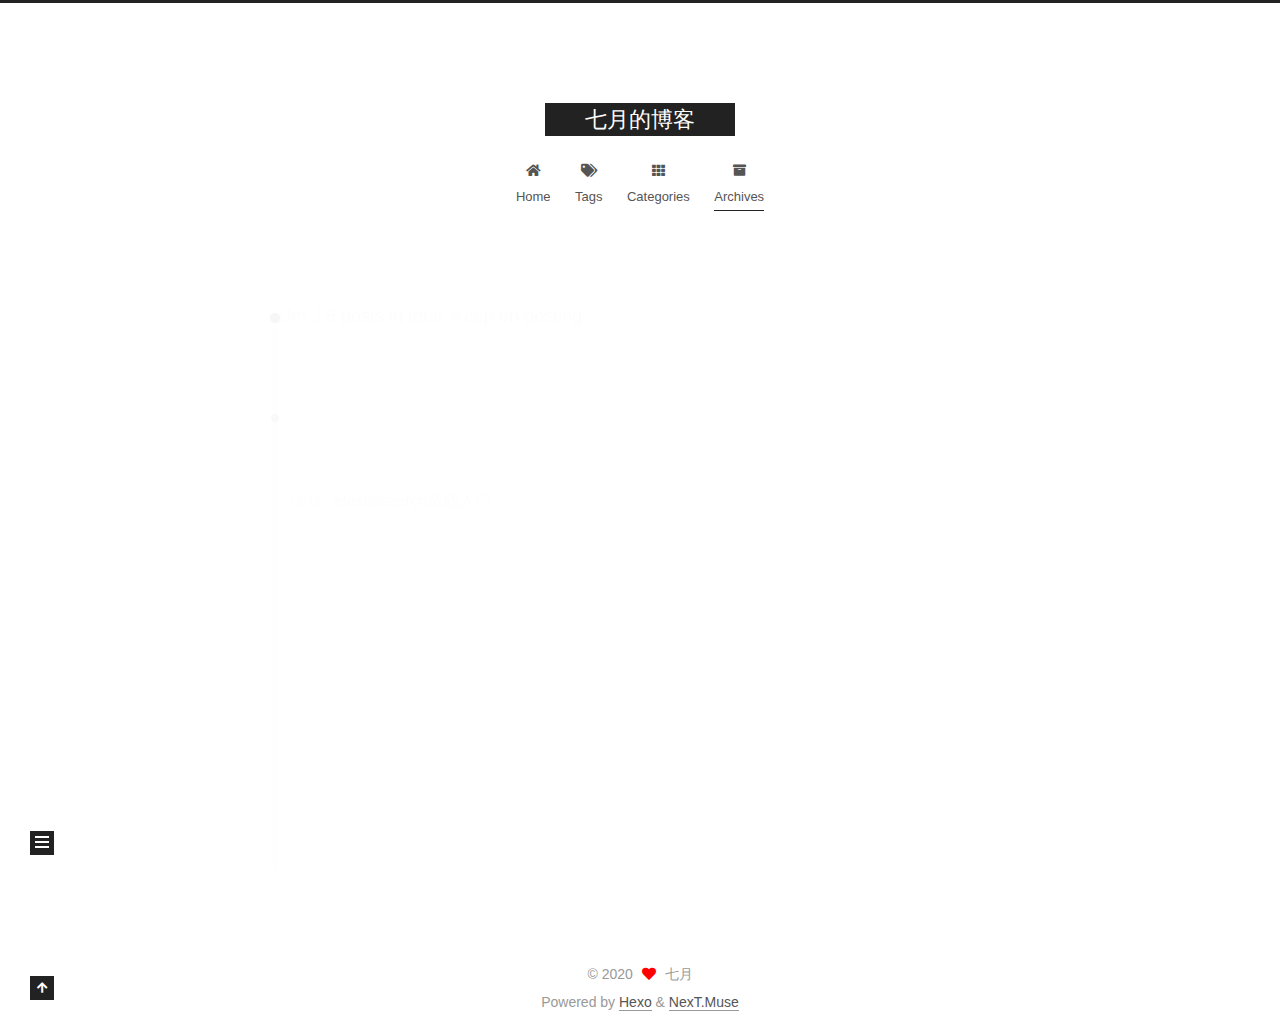
<file: archives/index.html>
<!DOCTYPE html>
<html lang="zh-Hans">
<head>
  <meta charset="UTF-8">
<meta name="viewport" content="width=device-width, initial-scale=1, maximum-scale=2">
<meta name="theme-color" content="#222">
<meta name="generator" content="Hexo 5.2.0">
  <link rel="apple-touch-icon" sizes="180x180" href="/images/apple-touch-icon-next.png">
  <link rel="icon" type="image/png" sizes="32x32" href="/images/favicon-32x32-next.png">
  <link rel="icon" type="image/png" sizes="16x16" href="/images/favicon-16x16-next.png">
  <link rel="mask-icon" href="/images/logo.svg" color="#222">

<link rel="stylesheet" href="/css/main.css">


<link rel="stylesheet" href="/lib/font-awesome/css/all.min.css">

<script id="hexo-configurations">
    var NexT = window.NexT || {};
    var CONFIG = {"hostname":"example.com","root":"/","scheme":"Muse","version":"7.8.0","exturl":false,"sidebar":{"position":"left","display":"post","padding":18,"offset":12,"onmobile":false},"copycode":{"enable":false,"show_result":false,"style":null},"back2top":{"enable":true,"sidebar":false,"scrollpercent":false},"bookmark":{"enable":false,"color":"#222","save":"auto"},"fancybox":false,"mediumzoom":false,"lazyload":false,"pangu":false,"comments":{"style":"tabs","active":null,"storage":true,"lazyload":false,"nav":null},"algolia":{"hits":{"per_page":10},"labels":{"input_placeholder":"Search for Posts","hits_empty":"We didn't find any results for the search: ${query}","hits_stats":"${hits} results found in ${time} ms"}},"localsearch":{"enable":false,"trigger":"auto","top_n_per_article":1,"unescape":false,"preload":false},"motion":{"enable":true,"async":false,"transition":{"post_block":"fadeIn","post_header":"slideDownIn","post_body":"slideDownIn","coll_header":"slideLeftIn","sidebar":"slideUpIn"}}};
  </script>

  <meta property="og:type" content="website">
<meta property="og:title" content="七月的博客">
<meta property="og:url" content="http://example.com/archives/index.html">
<meta property="og:site_name" content="七月的博客">
<meta property="og:locale">
<meta property="article:author" content="七月">
<meta name="twitter:card" content="summary">

<link rel="canonical" href="http://example.com/archives/">


<script id="page-configurations">
  // https://hexo.io/docs/variables.html
  CONFIG.page = {
    sidebar: "",
    isHome : false,
    isPost : false,
    lang   : 'zh-Hans'
  };
</script>

  <title>Archive | 七月的博客</title>
  






  <noscript>
  <style>
  .use-motion .brand,
  .use-motion .menu-item,
  .sidebar-inner,
  .use-motion .post-block,
  .use-motion .pagination,
  .use-motion .comments,
  .use-motion .post-header,
  .use-motion .post-body,
  .use-motion .collection-header { opacity: initial; }

  .use-motion .site-title,
  .use-motion .site-subtitle {
    opacity: initial;
    top: initial;
  }

  .use-motion .logo-line-before i { left: initial; }
  .use-motion .logo-line-after i { right: initial; }
  </style>
</noscript>

</head>

<body itemscope itemtype="http://schema.org/WebPage">
  <div class="container use-motion">
    <div class="headband"></div>

    <header class="header" itemscope itemtype="http://schema.org/WPHeader">
      <div class="header-inner"><div class="site-brand-container">
  <div class="site-nav-toggle">
    <div class="toggle" aria-label="Toggle navigation bar">
      <span class="toggle-line toggle-line-first"></span>
      <span class="toggle-line toggle-line-middle"></span>
      <span class="toggle-line toggle-line-last"></span>
    </div>
  </div>

  <div class="site-meta">

    <a href="/" class="brand" rel="start">
      <span class="logo-line-before"><i></i></span>
      <h1 class="site-title">七月的博客</h1>
      <span class="logo-line-after"><i></i></span>
    </a>
  </div>

  <div class="site-nav-right">
    <div class="toggle popup-trigger">
    </div>
  </div>
</div>




<nav class="site-nav">
  <ul id="menu" class="main-menu menu">
        <li class="menu-item menu-item-home">

    <a href="/" rel="section"><i class="fa fa-home fa-fw"></i>Home</a>

  </li>
        <li class="menu-item menu-item-tags">

    <a href="/tags/" rel="section"><i class="fa fa-tags fa-fw"></i>Tags</a>

  </li>
        <li class="menu-item menu-item-categories">

    <a href="/categories/" rel="section"><i class="fa fa-th fa-fw"></i>Categories</a>

  </li>
        <li class="menu-item menu-item-archives">

    <a href="/archives/" rel="section"><i class="fa fa-archive fa-fw"></i>Archives</a>

  </li>
  </ul>
</nav>




</div>
    </header>

    
  <div class="back-to-top">
    <i class="fa fa-arrow-up"></i>
    <span>0%</span>
  </div>


    <main class="main">
      <div class="main-inner">
        <div class="content-wrap">
          

          <div class="content archive">
            

  
  
  
  <div class="post-block">
    <div class="posts-collapse">
      <div class="collection-title">
        <span class="collection-header">Um..! 6 posts in total. Keep on posting.</span>
      </div>

      
    <div class="collection-year">
      <span class="collection-header">2020</span>
    </div>

  <article itemscope itemtype="http://schema.org/Article">
    <header class="post-header">

      <div class="post-meta">
        <time itemprop="dateCreated"
              datetime="2020-12-13T16:53:15+08:00"
              content="2020-12-13">
          12-13
        </time>
      </div>

      <div class="post-title">
          <a class="post-title-link" href="/2020/12/13/elasticsearch%E5%9F%BA%E7%A1%80%E5%85%A5%E9%97%A8/" itemprop="url">
            <span itemprop="name">elasticsearch基础入门</span>
          </a>
      </div>

    </header>
  </article>

  <article itemscope itemtype="http://schema.org/Article">
    <header class="post-header">

      <div class="post-meta">
        <time itemprop="dateCreated"
              datetime="2020-12-13T16:52:36+08:00"
              content="2020-12-13">
          12-13
        </time>
      </div>

      <div class="post-title">
          <a class="post-title-link" href="/2020/12/13/winwin10-docker%E5%AE%89%E8%A3%85/" itemprop="url">
            <span itemprop="name">winwin10 docker安装</span>
          </a>
      </div>

    </header>
  </article>

  <article itemscope itemtype="http://schema.org/Article">
    <header class="post-header">

      <div class="post-meta">
        <time itemprop="dateCreated"
              datetime="2020-12-13T16:51:50+08:00"
              content="2020-12-13">
          12-13
        </time>
      </div>

      <div class="post-title">
          <a class="post-title-link" href="/2020/12/13/elasticsearch%E6%95%B0%E6%8D%AE%E8%BE%93%E5%85%A5%E8%BE%93%E5%87%BA/" itemprop="url">
            <span itemprop="name">elasticsearch数据输入输出</span>
          </a>
      </div>

    </header>
  </article>

  <article itemscope itemtype="http://schema.org/Article">
    <header class="post-header">

      <div class="post-meta">
        <time itemprop="dateCreated"
              datetime="2020-12-13T16:51:09+08:00"
              content="2020-12-13">
          12-13
        </time>
      </div>

      <div class="post-title">
          <a class="post-title-link" href="/2020/12/13/elasticsearch%E9%9B%86%E7%BE%A4/" itemprop="url">
            <span itemprop="name">elasticsearch集群</span>
          </a>
      </div>

    </header>
  </article>

  <article itemscope itemtype="http://schema.org/Article">
    <header class="post-header">

      <div class="post-meta">
        <time itemprop="dateCreated"
              datetime="2020-12-13T16:21:26+08:00"
              content="2020-12-13">
          12-13
        </time>
      </div>

      <div class="post-title">
          <a class="post-title-link" href="/2020/12/13/spring%E6%BA%90%E7%A0%81%E4%B9%8BgetBean/" itemprop="url">
            <span itemprop="name">spring源码之getBean</span>
          </a>
      </div>

    </header>
  </article>

  <article itemscope itemtype="http://schema.org/Article">
    <header class="post-header">

      <div class="post-meta">
        <time itemprop="dateCreated"
              datetime="2020-12-13T15:29:11+08:00"
              content="2020-12-13">
          12-13
        </time>
      </div>

      <div class="post-title">
          <a class="post-title-link" href="/2020/12/13/hello-world/" itemprop="url">
            <span itemprop="name">Hello World</span>
          </a>
      </div>

    </header>
  </article>


    </div>
  </div>
  
  
  

  



          </div>
          

<script>
  window.addEventListener('tabs:register', () => {
    let { activeClass } = CONFIG.comments;
    if (CONFIG.comments.storage) {
      activeClass = localStorage.getItem('comments_active') || activeClass;
    }
    if (activeClass) {
      let activeTab = document.querySelector(`a[href="#comment-${activeClass}"]`);
      if (activeTab) {
        activeTab.click();
      }
    }
  });
  if (CONFIG.comments.storage) {
    window.addEventListener('tabs:click', event => {
      if (!event.target.matches('.tabs-comment .tab-content .tab-pane')) return;
      let commentClass = event.target.classList[1];
      localStorage.setItem('comments_active', commentClass);
    });
  }
</script>

        </div>
          
  
  <div class="toggle sidebar-toggle">
    <span class="toggle-line toggle-line-first"></span>
    <span class="toggle-line toggle-line-middle"></span>
    <span class="toggle-line toggle-line-last"></span>
  </div>

  <aside class="sidebar">
    <div class="sidebar-inner">

      <ul class="sidebar-nav motion-element">
        <li class="sidebar-nav-toc">
          Table of Contents
        </li>
        <li class="sidebar-nav-overview">
          Overview
        </li>
      </ul>

      <!--noindex-->
      <div class="post-toc-wrap sidebar-panel">
      </div>
      <!--/noindex-->

      <div class="site-overview-wrap sidebar-panel">
        <div class="site-author motion-element" itemprop="author" itemscope itemtype="http://schema.org/Person">
    <img class="site-author-image" itemprop="image" alt="七月"
      src="/images/timg.jpeg">
  <p class="site-author-name" itemprop="name">七月</p>
  <div class="site-description" itemprop="description"></div>
</div>
<div class="site-state-wrap motion-element">
  <nav class="site-state">
      <div class="site-state-item site-state-posts">
          <a href="/archives/">
        
          <span class="site-state-item-count">6</span>
          <span class="site-state-item-name">posts</span>
        </a>
      </div>
      <div class="site-state-item site-state-tags">
        <span class="site-state-item-count">3</span>
        <span class="site-state-item-name">tags</span>
      </div>
  </nav>
</div>



      </div>

    </div>
  </aside>
  <div id="sidebar-dimmer"></div>


      </div>
    </main>

    <footer class="footer">
      <div class="footer-inner">
        

        

<div class="copyright">
  
  &copy; 
  <span itemprop="copyrightYear">2020</span>
  <span class="with-love">
    <i class="fa fa-heart"></i>
  </span>
  <span class="author" itemprop="copyrightHolder">七月</span>
</div>
  <div class="powered-by">Powered by <a href="https://hexo.io/" class="theme-link" rel="noopener" target="_blank">Hexo</a> & <a href="https://muse.theme-next.org/" class="theme-link" rel="noopener" target="_blank">NexT.Muse</a>
  </div>

        








      </div>
    </footer>
  </div>

  
  <script src="/lib/anime.min.js"></script>
  <script src="/lib/velocity/velocity.min.js"></script>
  <script src="/lib/velocity/velocity.ui.min.js"></script>

<script src="/js/utils.js"></script>

<script src="/js/motion.js"></script>


<script src="/js/schemes/muse.js"></script>


<script src="/js/next-boot.js"></script>




  















  

  

</body>
</html>
</file>
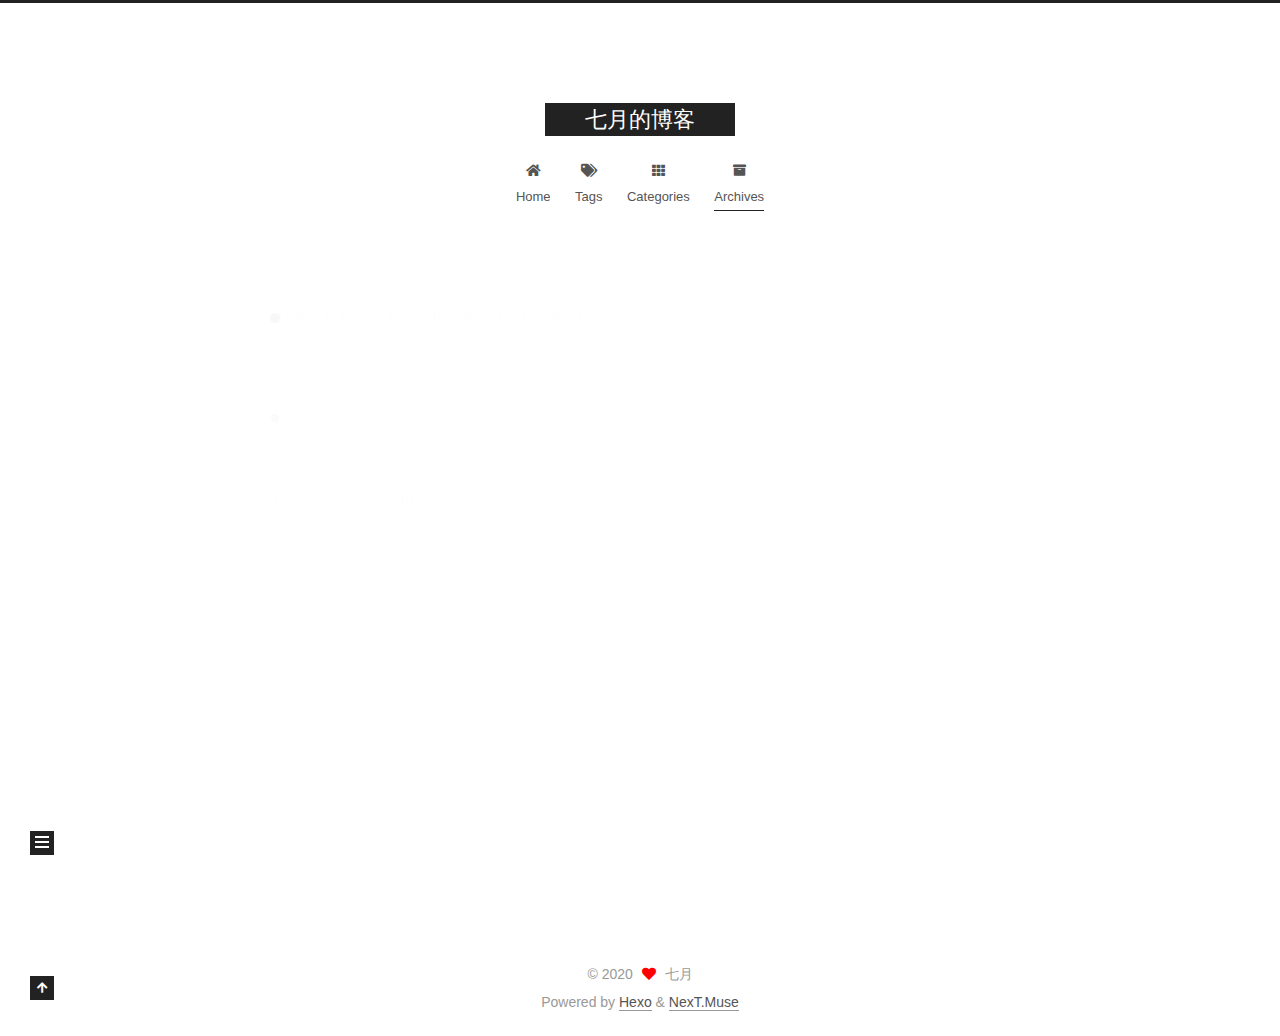
<file: archives/2020/index.html>
<!DOCTYPE html>
<html lang="zh-Hans">
<head>
  <meta charset="UTF-8">
<meta name="viewport" content="width=device-width, initial-scale=1, maximum-scale=2">
<meta name="theme-color" content="#222">
<meta name="generator" content="Hexo 5.2.0">
  <link rel="apple-touch-icon" sizes="180x180" href="/images/apple-touch-icon-next.png">
  <link rel="icon" type="image/png" sizes="32x32" href="/images/favicon-32x32-next.png">
  <link rel="icon" type="image/png" sizes="16x16" href="/images/favicon-16x16-next.png">
  <link rel="mask-icon" href="/images/logo.svg" color="#222">

<link rel="stylesheet" href="/css/main.css">


<link rel="stylesheet" href="/lib/font-awesome/css/all.min.css">

<script id="hexo-configurations">
    var NexT = window.NexT || {};
    var CONFIG = {"hostname":"example.com","root":"/","scheme":"Muse","version":"7.8.0","exturl":false,"sidebar":{"position":"left","display":"post","padding":18,"offset":12,"onmobile":false},"copycode":{"enable":false,"show_result":false,"style":null},"back2top":{"enable":true,"sidebar":false,"scrollpercent":false},"bookmark":{"enable":false,"color":"#222","save":"auto"},"fancybox":false,"mediumzoom":false,"lazyload":false,"pangu":false,"comments":{"style":"tabs","active":null,"storage":true,"lazyload":false,"nav":null},"algolia":{"hits":{"per_page":10},"labels":{"input_placeholder":"Search for Posts","hits_empty":"We didn't find any results for the search: ${query}","hits_stats":"${hits} results found in ${time} ms"}},"localsearch":{"enable":false,"trigger":"auto","top_n_per_article":1,"unescape":false,"preload":false},"motion":{"enable":true,"async":false,"transition":{"post_block":"fadeIn","post_header":"slideDownIn","post_body":"slideDownIn","coll_header":"slideLeftIn","sidebar":"slideUpIn"}}};
  </script>

  <meta property="og:type" content="website">
<meta property="og:title" content="七月的博客">
<meta property="og:url" content="http://example.com/archives/2020/index.html">
<meta property="og:site_name" content="七月的博客">
<meta property="og:locale">
<meta property="article:author" content="七月">
<meta name="twitter:card" content="summary">

<link rel="canonical" href="http://example.com/archives/2020/">


<script id="page-configurations">
  // https://hexo.io/docs/variables.html
  CONFIG.page = {
    sidebar: "",
    isHome : false,
    isPost : false,
    lang   : 'zh-Hans'
  };
</script>

  <title>Archive | 七月的博客</title>
  






  <noscript>
  <style>
  .use-motion .brand,
  .use-motion .menu-item,
  .sidebar-inner,
  .use-motion .post-block,
  .use-motion .pagination,
  .use-motion .comments,
  .use-motion .post-header,
  .use-motion .post-body,
  .use-motion .collection-header { opacity: initial; }

  .use-motion .site-title,
  .use-motion .site-subtitle {
    opacity: initial;
    top: initial;
  }

  .use-motion .logo-line-before i { left: initial; }
  .use-motion .logo-line-after i { right: initial; }
  </style>
</noscript>

</head>

<body itemscope itemtype="http://schema.org/WebPage">
  <div class="container use-motion">
    <div class="headband"></div>

    <header class="header" itemscope itemtype="http://schema.org/WPHeader">
      <div class="header-inner"><div class="site-brand-container">
  <div class="site-nav-toggle">
    <div class="toggle" aria-label="Toggle navigation bar">
      <span class="toggle-line toggle-line-first"></span>
      <span class="toggle-line toggle-line-middle"></span>
      <span class="toggle-line toggle-line-last"></span>
    </div>
  </div>

  <div class="site-meta">

    <a href="/" class="brand" rel="start">
      <span class="logo-line-before"><i></i></span>
      <h1 class="site-title">七月的博客</h1>
      <span class="logo-line-after"><i></i></span>
    </a>
  </div>

  <div class="site-nav-right">
    <div class="toggle popup-trigger">
    </div>
  </div>
</div>




<nav class="site-nav">
  <ul id="menu" class="main-menu menu">
        <li class="menu-item menu-item-home">

    <a href="/" rel="section"><i class="fa fa-home fa-fw"></i>Home</a>

  </li>
        <li class="menu-item menu-item-tags">

    <a href="/tags/" rel="section"><i class="fa fa-tags fa-fw"></i>Tags</a>

  </li>
        <li class="menu-item menu-item-categories">

    <a href="/categories/" rel="section"><i class="fa fa-th fa-fw"></i>Categories</a>

  </li>
        <li class="menu-item menu-item-archives">

    <a href="/archives/" rel="section"><i class="fa fa-archive fa-fw"></i>Archives</a>

  </li>
  </ul>
</nav>




</div>
    </header>

    
  <div class="back-to-top">
    <i class="fa fa-arrow-up"></i>
    <span>0%</span>
  </div>


    <main class="main">
      <div class="main-inner">
        <div class="content-wrap">
          

          <div class="content archive">
            

  
  
  
  <div class="post-block">
    <div class="posts-collapse">
      <div class="collection-title">
        <span class="collection-header">Um..! 6 posts in total. Keep on posting.</span>
      </div>

      
    <div class="collection-year">
      <span class="collection-header">2020</span>
    </div>

  <article itemscope itemtype="http://schema.org/Article">
    <header class="post-header">

      <div class="post-meta">
        <time itemprop="dateCreated"
              datetime="2020-12-13T16:53:15+08:00"
              content="2020-12-13">
          12-13
        </time>
      </div>

      <div class="post-title">
          <a class="post-title-link" href="/2020/12/13/elasticsearch%E5%9F%BA%E7%A1%80%E5%85%A5%E9%97%A8/" itemprop="url">
            <span itemprop="name">elasticsearch基础入门</span>
          </a>
      </div>

    </header>
  </article>

  <article itemscope itemtype="http://schema.org/Article">
    <header class="post-header">

      <div class="post-meta">
        <time itemprop="dateCreated"
              datetime="2020-12-13T16:52:36+08:00"
              content="2020-12-13">
          12-13
        </time>
      </div>

      <div class="post-title">
          <a class="post-title-link" href="/2020/12/13/winwin10-docker%E5%AE%89%E8%A3%85/" itemprop="url">
            <span itemprop="name">winwin10 docker安装</span>
          </a>
      </div>

    </header>
  </article>

  <article itemscope itemtype="http://schema.org/Article">
    <header class="post-header">

      <div class="post-meta">
        <time itemprop="dateCreated"
              datetime="2020-12-13T16:51:50+08:00"
              content="2020-12-13">
          12-13
        </time>
      </div>

      <div class="post-title">
          <a class="post-title-link" href="/2020/12/13/elasticsearch%E6%95%B0%E6%8D%AE%E8%BE%93%E5%85%A5%E8%BE%93%E5%87%BA/" itemprop="url">
            <span itemprop="name">elasticsearch数据输入输出</span>
          </a>
      </div>

    </header>
  </article>

  <article itemscope itemtype="http://schema.org/Article">
    <header class="post-header">

      <div class="post-meta">
        <time itemprop="dateCreated"
              datetime="2020-12-13T16:51:09+08:00"
              content="2020-12-13">
          12-13
        </time>
      </div>

      <div class="post-title">
          <a class="post-title-link" href="/2020/12/13/elasticsearch%E9%9B%86%E7%BE%A4/" itemprop="url">
            <span itemprop="name">elasticsearch集群</span>
          </a>
      </div>

    </header>
  </article>

  <article itemscope itemtype="http://schema.org/Article">
    <header class="post-header">

      <div class="post-meta">
        <time itemprop="dateCreated"
              datetime="2020-12-13T16:21:26+08:00"
              content="2020-12-13">
          12-13
        </time>
      </div>

      <div class="post-title">
          <a class="post-title-link" href="/2020/12/13/spring%E6%BA%90%E7%A0%81%E4%B9%8BgetBean/" itemprop="url">
            <span itemprop="name">spring源码之getBean</span>
          </a>
      </div>

    </header>
  </article>

  <article itemscope itemtype="http://schema.org/Article">
    <header class="post-header">

      <div class="post-meta">
        <time itemprop="dateCreated"
              datetime="2020-12-13T15:29:11+08:00"
              content="2020-12-13">
          12-13
        </time>
      </div>

      <div class="post-title">
          <a class="post-title-link" href="/2020/12/13/hello-world/" itemprop="url">
            <span itemprop="name">Hello World</span>
          </a>
      </div>

    </header>
  </article>


    </div>
  </div>
  
  
  

  



          </div>
          

<script>
  window.addEventListener('tabs:register', () => {
    let { activeClass } = CONFIG.comments;
    if (CONFIG.comments.storage) {
      activeClass = localStorage.getItem('comments_active') || activeClass;
    }
    if (activeClass) {
      let activeTab = document.querySelector(`a[href="#comment-${activeClass}"]`);
      if (activeTab) {
        activeTab.click();
      }
    }
  });
  if (CONFIG.comments.storage) {
    window.addEventListener('tabs:click', event => {
      if (!event.target.matches('.tabs-comment .tab-content .tab-pane')) return;
      let commentClass = event.target.classList[1];
      localStorage.setItem('comments_active', commentClass);
    });
  }
</script>

        </div>
          
  
  <div class="toggle sidebar-toggle">
    <span class="toggle-line toggle-line-first"></span>
    <span class="toggle-line toggle-line-middle"></span>
    <span class="toggle-line toggle-line-last"></span>
  </div>

  <aside class="sidebar">
    <div class="sidebar-inner">

      <ul class="sidebar-nav motion-element">
        <li class="sidebar-nav-toc">
          Table of Contents
        </li>
        <li class="sidebar-nav-overview">
          Overview
        </li>
      </ul>

      <!--noindex-->
      <div class="post-toc-wrap sidebar-panel">
      </div>
      <!--/noindex-->

      <div class="site-overview-wrap sidebar-panel">
        <div class="site-author motion-element" itemprop="author" itemscope itemtype="http://schema.org/Person">
    <img class="site-author-image" itemprop="image" alt="七月"
      src="/images/timg.jpeg">
  <p class="site-author-name" itemprop="name">七月</p>
  <div class="site-description" itemprop="description"></div>
</div>
<div class="site-state-wrap motion-element">
  <nav class="site-state">
      <div class="site-state-item site-state-posts">
          <a href="/archives/">
        
          <span class="site-state-item-count">6</span>
          <span class="site-state-item-name">posts</span>
        </a>
      </div>
      <div class="site-state-item site-state-tags">
        <span class="site-state-item-count">3</span>
        <span class="site-state-item-name">tags</span>
      </div>
  </nav>
</div>



      </div>

    </div>
  </aside>
  <div id="sidebar-dimmer"></div>


      </div>
    </main>

    <footer class="footer">
      <div class="footer-inner">
        

        

<div class="copyright">
  
  &copy; 
  <span itemprop="copyrightYear">2020</span>
  <span class="with-love">
    <i class="fa fa-heart"></i>
  </span>
  <span class="author" itemprop="copyrightHolder">七月</span>
</div>
  <div class="powered-by">Powered by <a href="https://hexo.io/" class="theme-link" rel="noopener" target="_blank">Hexo</a> & <a href="https://muse.theme-next.org/" class="theme-link" rel="noopener" target="_blank">NexT.Muse</a>
  </div>

        








      </div>
    </footer>
  </div>

  
  <script src="/lib/anime.min.js"></script>
  <script src="/lib/velocity/velocity.min.js"></script>
  <script src="/lib/velocity/velocity.ui.min.js"></script>

<script src="/js/utils.js"></script>

<script src="/js/motion.js"></script>


<script src="/js/schemes/muse.js"></script>


<script src="/js/next-boot.js"></script>




  















  

  

</body>
</html>
</file>
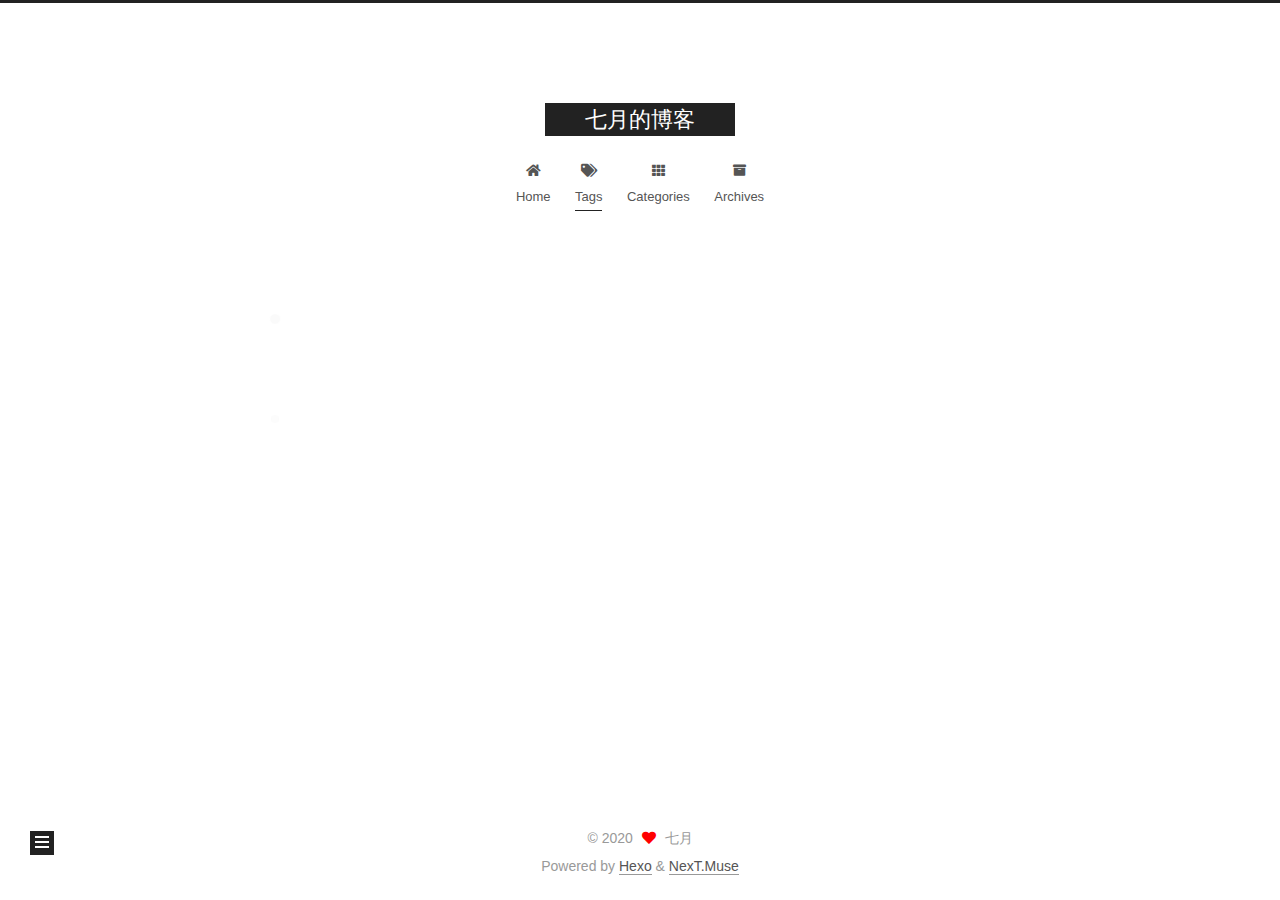
<file: tags/docker/index.html>
<!DOCTYPE html>
<html lang="zh-Hans">
<head>
  <meta charset="UTF-8">
<meta name="viewport" content="width=device-width, initial-scale=1, maximum-scale=2">
<meta name="theme-color" content="#222">
<meta name="generator" content="Hexo 5.2.0">
  <link rel="apple-touch-icon" sizes="180x180" href="/images/apple-touch-icon-next.png">
  <link rel="icon" type="image/png" sizes="32x32" href="/images/favicon-32x32-next.png">
  <link rel="icon" type="image/png" sizes="16x16" href="/images/favicon-16x16-next.png">
  <link rel="mask-icon" href="/images/logo.svg" color="#222">

<link rel="stylesheet" href="/css/main.css">


<link rel="stylesheet" href="/lib/font-awesome/css/all.min.css">

<script id="hexo-configurations">
    var NexT = window.NexT || {};
    var CONFIG = {"hostname":"example.com","root":"/","scheme":"Muse","version":"7.8.0","exturl":false,"sidebar":{"position":"left","display":"post","padding":18,"offset":12,"onmobile":false},"copycode":{"enable":false,"show_result":false,"style":null},"back2top":{"enable":true,"sidebar":false,"scrollpercent":false},"bookmark":{"enable":false,"color":"#222","save":"auto"},"fancybox":false,"mediumzoom":false,"lazyload":false,"pangu":false,"comments":{"style":"tabs","active":null,"storage":true,"lazyload":false,"nav":null},"algolia":{"hits":{"per_page":10},"labels":{"input_placeholder":"Search for Posts","hits_empty":"We didn't find any results for the search: ${query}","hits_stats":"${hits} results found in ${time} ms"}},"localsearch":{"enable":false,"trigger":"auto","top_n_per_article":1,"unescape":false,"preload":false},"motion":{"enable":true,"async":false,"transition":{"post_block":"fadeIn","post_header":"slideDownIn","post_body":"slideDownIn","coll_header":"slideLeftIn","sidebar":"slideUpIn"}}};
  </script>

  <meta property="og:type" content="website">
<meta property="og:title" content="七月的博客">
<meta property="og:url" content="http://example.com/tags/docker/index.html">
<meta property="og:site_name" content="七月的博客">
<meta property="og:locale">
<meta property="article:author" content="七月">
<meta name="twitter:card" content="summary">

<link rel="canonical" href="http://example.com/tags/docker/">


<script id="page-configurations">
  // https://hexo.io/docs/variables.html
  CONFIG.page = {
    sidebar: "",
    isHome : false,
    isPost : false,
    lang   : 'zh-Hans'
  };
</script>

  <title>Tag: docker | 七月的博客</title>
  






  <noscript>
  <style>
  .use-motion .brand,
  .use-motion .menu-item,
  .sidebar-inner,
  .use-motion .post-block,
  .use-motion .pagination,
  .use-motion .comments,
  .use-motion .post-header,
  .use-motion .post-body,
  .use-motion .collection-header { opacity: initial; }

  .use-motion .site-title,
  .use-motion .site-subtitle {
    opacity: initial;
    top: initial;
  }

  .use-motion .logo-line-before i { left: initial; }
  .use-motion .logo-line-after i { right: initial; }
  </style>
</noscript>

</head>

<body itemscope itemtype="http://schema.org/WebPage">
  <div class="container use-motion">
    <div class="headband"></div>

    <header class="header" itemscope itemtype="http://schema.org/WPHeader">
      <div class="header-inner"><div class="site-brand-container">
  <div class="site-nav-toggle">
    <div class="toggle" aria-label="Toggle navigation bar">
      <span class="toggle-line toggle-line-first"></span>
      <span class="toggle-line toggle-line-middle"></span>
      <span class="toggle-line toggle-line-last"></span>
    </div>
  </div>

  <div class="site-meta">

    <a href="/" class="brand" rel="start">
      <span class="logo-line-before"><i></i></span>
      <h1 class="site-title">七月的博客</h1>
      <span class="logo-line-after"><i></i></span>
    </a>
  </div>

  <div class="site-nav-right">
    <div class="toggle popup-trigger">
    </div>
  </div>
</div>




<nav class="site-nav">
  <ul id="menu" class="main-menu menu">
        <li class="menu-item menu-item-home">

    <a href="/" rel="section"><i class="fa fa-home fa-fw"></i>Home</a>

  </li>
        <li class="menu-item menu-item-tags">

    <a href="/tags/" rel="section"><i class="fa fa-tags fa-fw"></i>Tags</a>

  </li>
        <li class="menu-item menu-item-categories">

    <a href="/categories/" rel="section"><i class="fa fa-th fa-fw"></i>Categories</a>

  </li>
        <li class="menu-item menu-item-archives">

    <a href="/archives/" rel="section"><i class="fa fa-archive fa-fw"></i>Archives</a>

  </li>
  </ul>
</nav>




</div>
    </header>

    
  <div class="back-to-top">
    <i class="fa fa-arrow-up"></i>
    <span>0%</span>
  </div>


    <main class="main">
      <div class="main-inner">
        <div class="content-wrap">
          

          <div class="content tag">
            

  
  
  
  <div class="post-block">
    <div class="posts-collapse">
      <div class="collection-title">
        <h2 class="collection-header">docker
          <small>Tag</small>
        </h2>
      </div>

      
    <div class="collection-year">
      <span class="collection-header">2020</span>
    </div>

  <article itemscope itemtype="http://schema.org/Article">
    <header class="post-header">

      <div class="post-meta">
        <time itemprop="dateCreated"
              datetime="2020-12-13T16:52:36+08:00"
              content="2020-12-13">
          12-13
        </time>
      </div>

      <div class="post-title">
          <a class="post-title-link" href="/2020/12/13/winwin10-docker%E5%AE%89%E8%A3%85/" itemprop="url">
            <span itemprop="name">winwin10 docker安装</span>
          </a>
      </div>

    </header>
  </article>

    </div>
  </div>
  
  
  

  



          </div>
          

<script>
  window.addEventListener('tabs:register', () => {
    let { activeClass } = CONFIG.comments;
    if (CONFIG.comments.storage) {
      activeClass = localStorage.getItem('comments_active') || activeClass;
    }
    if (activeClass) {
      let activeTab = document.querySelector(`a[href="#comment-${activeClass}"]`);
      if (activeTab) {
        activeTab.click();
      }
    }
  });
  if (CONFIG.comments.storage) {
    window.addEventListener('tabs:click', event => {
      if (!event.target.matches('.tabs-comment .tab-content .tab-pane')) return;
      let commentClass = event.target.classList[1];
      localStorage.setItem('comments_active', commentClass);
    });
  }
</script>

        </div>
          
  
  <div class="toggle sidebar-toggle">
    <span class="toggle-line toggle-line-first"></span>
    <span class="toggle-line toggle-line-middle"></span>
    <span class="toggle-line toggle-line-last"></span>
  </div>

  <aside class="sidebar">
    <div class="sidebar-inner">

      <ul class="sidebar-nav motion-element">
        <li class="sidebar-nav-toc">
          Table of Contents
        </li>
        <li class="sidebar-nav-overview">
          Overview
        </li>
      </ul>

      <!--noindex-->
      <div class="post-toc-wrap sidebar-panel">
      </div>
      <!--/noindex-->

      <div class="site-overview-wrap sidebar-panel">
        <div class="site-author motion-element" itemprop="author" itemscope itemtype="http://schema.org/Person">
    <img class="site-author-image" itemprop="image" alt="七月"
      src="/images/timg.jpeg">
  <p class="site-author-name" itemprop="name">七月</p>
  <div class="site-description" itemprop="description"></div>
</div>
<div class="site-state-wrap motion-element">
  <nav class="site-state">
      <div class="site-state-item site-state-posts">
          <a href="/archives/">
        
          <span class="site-state-item-count">6</span>
          <span class="site-state-item-name">posts</span>
        </a>
      </div>
      <div class="site-state-item site-state-tags">
        <span class="site-state-item-count">3</span>
        <span class="site-state-item-name">tags</span>
      </div>
  </nav>
</div>



      </div>

    </div>
  </aside>
  <div id="sidebar-dimmer"></div>


      </div>
    </main>

    <footer class="footer">
      <div class="footer-inner">
        

        

<div class="copyright">
  
  &copy; 
  <span itemprop="copyrightYear">2020</span>
  <span class="with-love">
    <i class="fa fa-heart"></i>
  </span>
  <span class="author" itemprop="copyrightHolder">七月</span>
</div>
  <div class="powered-by">Powered by <a href="https://hexo.io/" class="theme-link" rel="noopener" target="_blank">Hexo</a> & <a href="https://muse.theme-next.org/" class="theme-link" rel="noopener" target="_blank">NexT.Muse</a>
  </div>

        








      </div>
    </footer>
  </div>

  
  <script src="/lib/anime.min.js"></script>
  <script src="/lib/velocity/velocity.min.js"></script>
  <script src="/lib/velocity/velocity.ui.min.js"></script>

<script src="/js/utils.js"></script>

<script src="/js/motion.js"></script>


<script src="/js/schemes/muse.js"></script>


<script src="/js/next-boot.js"></script>




  















  

  

</body>
</html>
</file>
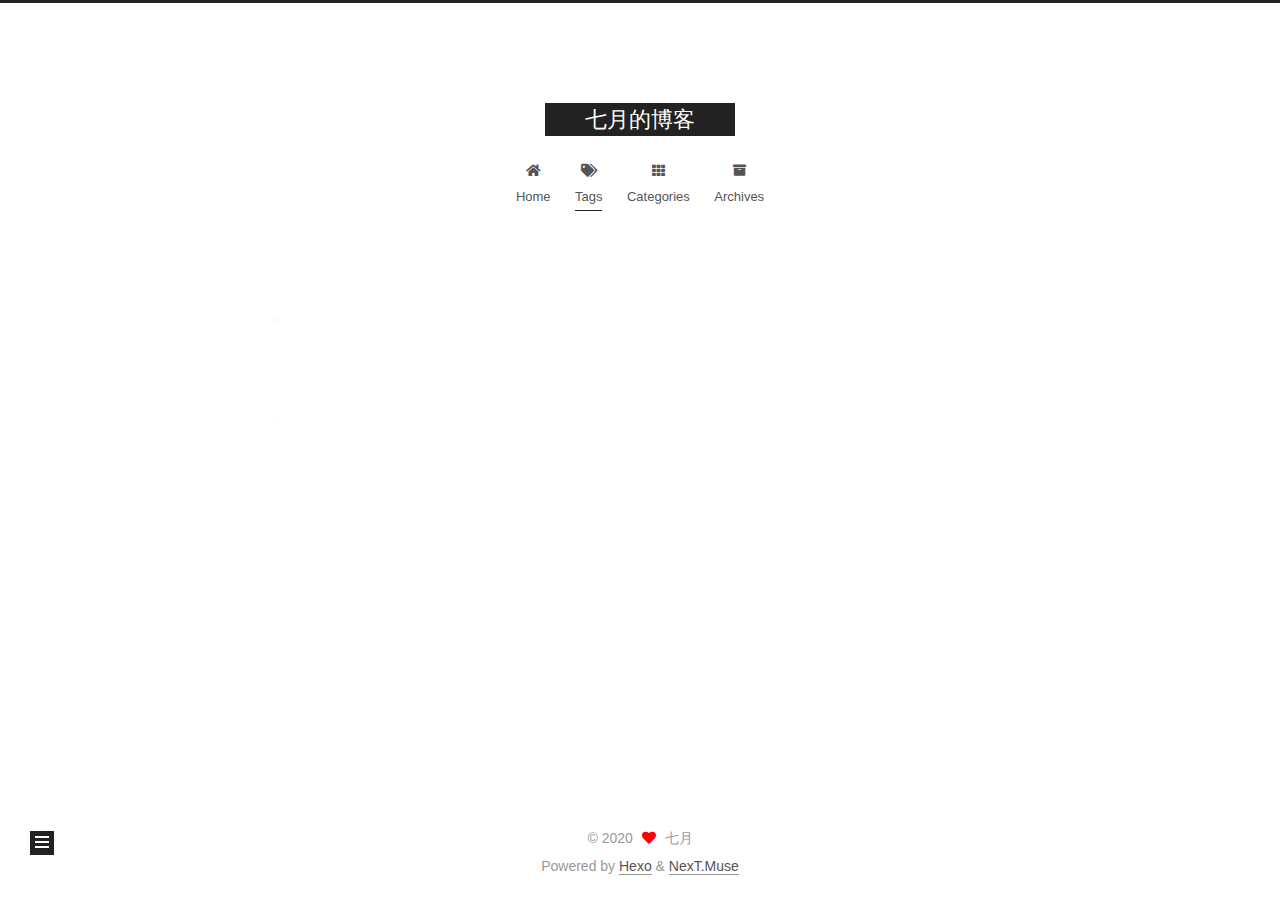
<file: tags/elasticsearch/index.html>
<!DOCTYPE html>
<html lang="zh-Hans">
<head>
  <meta charset="UTF-8">
<meta name="viewport" content="width=device-width, initial-scale=1, maximum-scale=2">
<meta name="theme-color" content="#222">
<meta name="generator" content="Hexo 5.2.0">
  <link rel="apple-touch-icon" sizes="180x180" href="/images/apple-touch-icon-next.png">
  <link rel="icon" type="image/png" sizes="32x32" href="/images/favicon-32x32-next.png">
  <link rel="icon" type="image/png" sizes="16x16" href="/images/favicon-16x16-next.png">
  <link rel="mask-icon" href="/images/logo.svg" color="#222">

<link rel="stylesheet" href="/css/main.css">


<link rel="stylesheet" href="/lib/font-awesome/css/all.min.css">

<script id="hexo-configurations">
    var NexT = window.NexT || {};
    var CONFIG = {"hostname":"example.com","root":"/","scheme":"Muse","version":"7.8.0","exturl":false,"sidebar":{"position":"left","display":"post","padding":18,"offset":12,"onmobile":false},"copycode":{"enable":false,"show_result":false,"style":null},"back2top":{"enable":true,"sidebar":false,"scrollpercent":false},"bookmark":{"enable":false,"color":"#222","save":"auto"},"fancybox":false,"mediumzoom":false,"lazyload":false,"pangu":false,"comments":{"style":"tabs","active":null,"storage":true,"lazyload":false,"nav":null},"algolia":{"hits":{"per_page":10},"labels":{"input_placeholder":"Search for Posts","hits_empty":"We didn't find any results for the search: ${query}","hits_stats":"${hits} results found in ${time} ms"}},"localsearch":{"enable":false,"trigger":"auto","top_n_per_article":1,"unescape":false,"preload":false},"motion":{"enable":true,"async":false,"transition":{"post_block":"fadeIn","post_header":"slideDownIn","post_body":"slideDownIn","coll_header":"slideLeftIn","sidebar":"slideUpIn"}}};
  </script>

  <meta property="og:type" content="website">
<meta property="og:title" content="七月的博客">
<meta property="og:url" content="http://example.com/tags/elasticsearch/index.html">
<meta property="og:site_name" content="七月的博客">
<meta property="og:locale">
<meta property="article:author" content="七月">
<meta name="twitter:card" content="summary">

<link rel="canonical" href="http://example.com/tags/elasticsearch/">


<script id="page-configurations">
  // https://hexo.io/docs/variables.html
  CONFIG.page = {
    sidebar: "",
    isHome : false,
    isPost : false,
    lang   : 'zh-Hans'
  };
</script>

  <title>Tag: elasticsearch | 七月的博客</title>
  






  <noscript>
  <style>
  .use-motion .brand,
  .use-motion .menu-item,
  .sidebar-inner,
  .use-motion .post-block,
  .use-motion .pagination,
  .use-motion .comments,
  .use-motion .post-header,
  .use-motion .post-body,
  .use-motion .collection-header { opacity: initial; }

  .use-motion .site-title,
  .use-motion .site-subtitle {
    opacity: initial;
    top: initial;
  }

  .use-motion .logo-line-before i { left: initial; }
  .use-motion .logo-line-after i { right: initial; }
  </style>
</noscript>

</head>

<body itemscope itemtype="http://schema.org/WebPage">
  <div class="container use-motion">
    <div class="headband"></div>

    <header class="header" itemscope itemtype="http://schema.org/WPHeader">
      <div class="header-inner"><div class="site-brand-container">
  <div class="site-nav-toggle">
    <div class="toggle" aria-label="Toggle navigation bar">
      <span class="toggle-line toggle-line-first"></span>
      <span class="toggle-line toggle-line-middle"></span>
      <span class="toggle-line toggle-line-last"></span>
    </div>
  </div>

  <div class="site-meta">

    <a href="/" class="brand" rel="start">
      <span class="logo-line-before"><i></i></span>
      <h1 class="site-title">七月的博客</h1>
      <span class="logo-line-after"><i></i></span>
    </a>
  </div>

  <div class="site-nav-right">
    <div class="toggle popup-trigger">
    </div>
  </div>
</div>




<nav class="site-nav">
  <ul id="menu" class="main-menu menu">
        <li class="menu-item menu-item-home">

    <a href="/" rel="section"><i class="fa fa-home fa-fw"></i>Home</a>

  </li>
        <li class="menu-item menu-item-tags">

    <a href="/tags/" rel="section"><i class="fa fa-tags fa-fw"></i>Tags</a>

  </li>
        <li class="menu-item menu-item-categories">

    <a href="/categories/" rel="section"><i class="fa fa-th fa-fw"></i>Categories</a>

  </li>
        <li class="menu-item menu-item-archives">

    <a href="/archives/" rel="section"><i class="fa fa-archive fa-fw"></i>Archives</a>

  </li>
  </ul>
</nav>




</div>
    </header>

    
  <div class="back-to-top">
    <i class="fa fa-arrow-up"></i>
    <span>0%</span>
  </div>


    <main class="main">
      <div class="main-inner">
        <div class="content-wrap">
          

          <div class="content tag">
            

  
  
  
  <div class="post-block">
    <div class="posts-collapse">
      <div class="collection-title">
        <h2 class="collection-header">elasticsearch
          <small>Tag</small>
        </h2>
      </div>

      
    <div class="collection-year">
      <span class="collection-header">2020</span>
    </div>

  <article itemscope itemtype="http://schema.org/Article">
    <header class="post-header">

      <div class="post-meta">
        <time itemprop="dateCreated"
              datetime="2020-12-13T16:53:15+08:00"
              content="2020-12-13">
          12-13
        </time>
      </div>

      <div class="post-title">
          <a class="post-title-link" href="/2020/12/13/elasticsearch%E5%9F%BA%E7%A1%80%E5%85%A5%E9%97%A8/" itemprop="url">
            <span itemprop="name">elasticsearch基础入门</span>
          </a>
      </div>

    </header>
  </article>

  <article itemscope itemtype="http://schema.org/Article">
    <header class="post-header">

      <div class="post-meta">
        <time itemprop="dateCreated"
              datetime="2020-12-13T16:51:50+08:00"
              content="2020-12-13">
          12-13
        </time>
      </div>

      <div class="post-title">
          <a class="post-title-link" href="/2020/12/13/elasticsearch%E6%95%B0%E6%8D%AE%E8%BE%93%E5%85%A5%E8%BE%93%E5%87%BA/" itemprop="url">
            <span itemprop="name">elasticsearch数据输入输出</span>
          </a>
      </div>

    </header>
  </article>

  <article itemscope itemtype="http://schema.org/Article">
    <header class="post-header">

      <div class="post-meta">
        <time itemprop="dateCreated"
              datetime="2020-12-13T16:51:09+08:00"
              content="2020-12-13">
          12-13
        </time>
      </div>

      <div class="post-title">
          <a class="post-title-link" href="/2020/12/13/elasticsearch%E9%9B%86%E7%BE%A4/" itemprop="url">
            <span itemprop="name">elasticsearch集群</span>
          </a>
      </div>

    </header>
  </article>

    </div>
  </div>
  
  
  

  



          </div>
          

<script>
  window.addEventListener('tabs:register', () => {
    let { activeClass } = CONFIG.comments;
    if (CONFIG.comments.storage) {
      activeClass = localStorage.getItem('comments_active') || activeClass;
    }
    if (activeClass) {
      let activeTab = document.querySelector(`a[href="#comment-${activeClass}"]`);
      if (activeTab) {
        activeTab.click();
      }
    }
  });
  if (CONFIG.comments.storage) {
    window.addEventListener('tabs:click', event => {
      if (!event.target.matches('.tabs-comment .tab-content .tab-pane')) return;
      let commentClass = event.target.classList[1];
      localStorage.setItem('comments_active', commentClass);
    });
  }
</script>

        </div>
          
  
  <div class="toggle sidebar-toggle">
    <span class="toggle-line toggle-line-first"></span>
    <span class="toggle-line toggle-line-middle"></span>
    <span class="toggle-line toggle-line-last"></span>
  </div>

  <aside class="sidebar">
    <div class="sidebar-inner">

      <ul class="sidebar-nav motion-element">
        <li class="sidebar-nav-toc">
          Table of Contents
        </li>
        <li class="sidebar-nav-overview">
          Overview
        </li>
      </ul>

      <!--noindex-->
      <div class="post-toc-wrap sidebar-panel">
      </div>
      <!--/noindex-->

      <div class="site-overview-wrap sidebar-panel">
        <div class="site-author motion-element" itemprop="author" itemscope itemtype="http://schema.org/Person">
    <img class="site-author-image" itemprop="image" alt="七月"
      src="/images/timg.jpeg">
  <p class="site-author-name" itemprop="name">七月</p>
  <div class="site-description" itemprop="description"></div>
</div>
<div class="site-state-wrap motion-element">
  <nav class="site-state">
      <div class="site-state-item site-state-posts">
          <a href="/archives/">
        
          <span class="site-state-item-count">6</span>
          <span class="site-state-item-name">posts</span>
        </a>
      </div>
      <div class="site-state-item site-state-tags">
        <span class="site-state-item-count">3</span>
        <span class="site-state-item-name">tags</span>
      </div>
  </nav>
</div>



      </div>

    </div>
  </aside>
  <div id="sidebar-dimmer"></div>


      </div>
    </main>

    <footer class="footer">
      <div class="footer-inner">
        

        

<div class="copyright">
  
  &copy; 
  <span itemprop="copyrightYear">2020</span>
  <span class="with-love">
    <i class="fa fa-heart"></i>
  </span>
  <span class="author" itemprop="copyrightHolder">七月</span>
</div>
  <div class="powered-by">Powered by <a href="https://hexo.io/" class="theme-link" rel="noopener" target="_blank">Hexo</a> & <a href="https://muse.theme-next.org/" class="theme-link" rel="noopener" target="_blank">NexT.Muse</a>
  </div>

        








      </div>
    </footer>
  </div>

  
  <script src="/lib/anime.min.js"></script>
  <script src="/lib/velocity/velocity.min.js"></script>
  <script src="/lib/velocity/velocity.ui.min.js"></script>

<script src="/js/utils.js"></script>

<script src="/js/motion.js"></script>


<script src="/js/schemes/muse.js"></script>


<script src="/js/next-boot.js"></script>




  















  

  

</body>
</html>
</file>
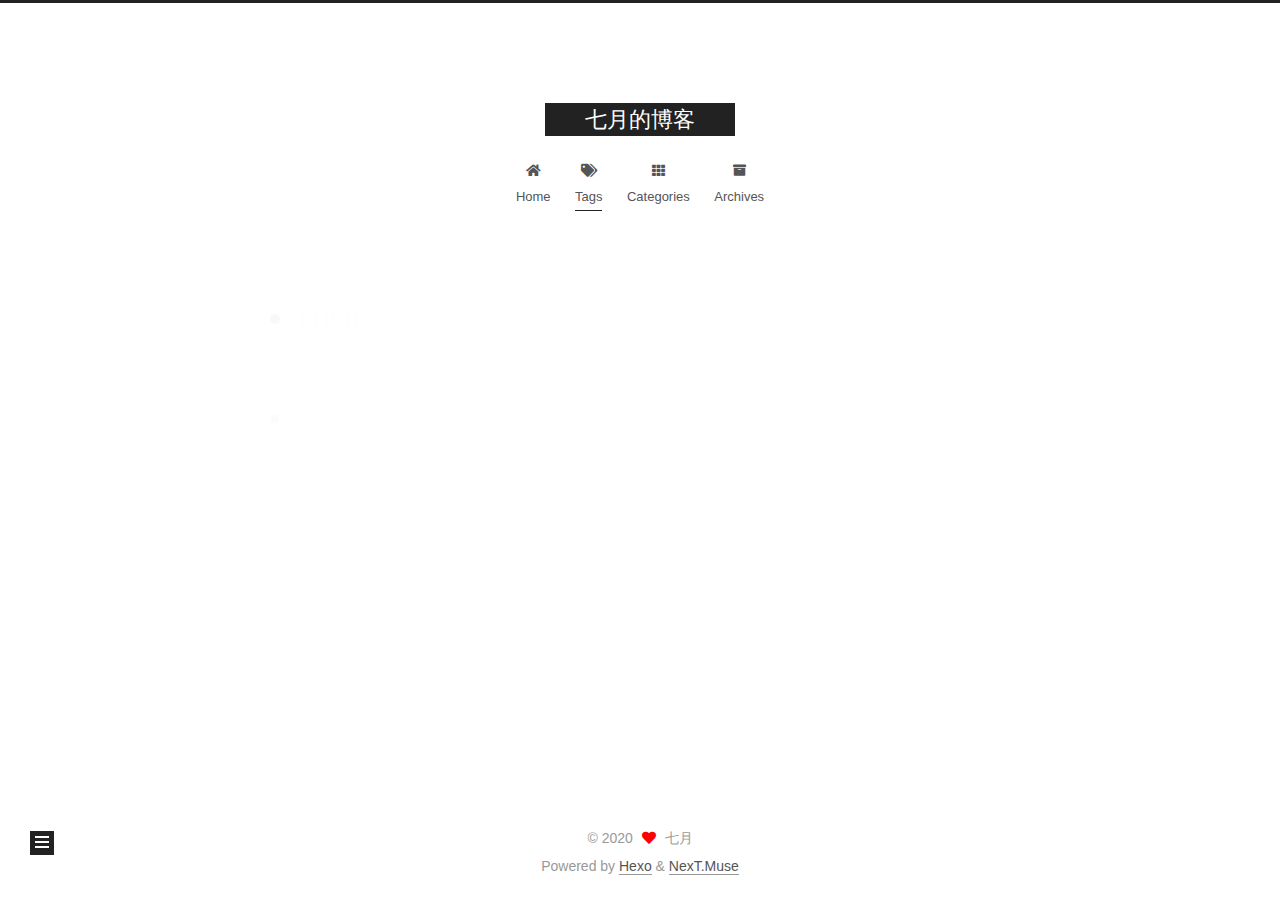
<file: tags/‘spring’/index.html>
<!DOCTYPE html>
<html lang="zh-Hans">
<head>
  <meta charset="UTF-8">
<meta name="viewport" content="width=device-width, initial-scale=1, maximum-scale=2">
<meta name="theme-color" content="#222">
<meta name="generator" content="Hexo 5.2.0">
  <link rel="apple-touch-icon" sizes="180x180" href="/images/apple-touch-icon-next.png">
  <link rel="icon" type="image/png" sizes="32x32" href="/images/favicon-32x32-next.png">
  <link rel="icon" type="image/png" sizes="16x16" href="/images/favicon-16x16-next.png">
  <link rel="mask-icon" href="/images/logo.svg" color="#222">

<link rel="stylesheet" href="/css/main.css">


<link rel="stylesheet" href="/lib/font-awesome/css/all.min.css">

<script id="hexo-configurations">
    var NexT = window.NexT || {};
    var CONFIG = {"hostname":"example.com","root":"/","scheme":"Muse","version":"7.8.0","exturl":false,"sidebar":{"position":"left","display":"post","padding":18,"offset":12,"onmobile":false},"copycode":{"enable":false,"show_result":false,"style":null},"back2top":{"enable":true,"sidebar":false,"scrollpercent":false},"bookmark":{"enable":false,"color":"#222","save":"auto"},"fancybox":false,"mediumzoom":false,"lazyload":false,"pangu":false,"comments":{"style":"tabs","active":null,"storage":true,"lazyload":false,"nav":null},"algolia":{"hits":{"per_page":10},"labels":{"input_placeholder":"Search for Posts","hits_empty":"We didn't find any results for the search: ${query}","hits_stats":"${hits} results found in ${time} ms"}},"localsearch":{"enable":false,"trigger":"auto","top_n_per_article":1,"unescape":false,"preload":false},"motion":{"enable":true,"async":false,"transition":{"post_block":"fadeIn","post_header":"slideDownIn","post_body":"slideDownIn","coll_header":"slideLeftIn","sidebar":"slideUpIn"}}};
  </script>

  <meta property="og:type" content="website">
<meta property="og:title" content="七月的博客">
<meta property="og:url" content="http://example.com/tags/%E2%80%98spring%E2%80%99/index.html">
<meta property="og:site_name" content="七月的博客">
<meta property="og:locale">
<meta property="article:author" content="七月">
<meta name="twitter:card" content="summary">

<link rel="canonical" href="http://example.com/tags/%E2%80%98spring%E2%80%99/">


<script id="page-configurations">
  // https://hexo.io/docs/variables.html
  CONFIG.page = {
    sidebar: "",
    isHome : false,
    isPost : false,
    lang   : 'zh-Hans'
  };
</script>

  <title>Tag: ‘spring’ | 七月的博客</title>
  






  <noscript>
  <style>
  .use-motion .brand,
  .use-motion .menu-item,
  .sidebar-inner,
  .use-motion .post-block,
  .use-motion .pagination,
  .use-motion .comments,
  .use-motion .post-header,
  .use-motion .post-body,
  .use-motion .collection-header { opacity: initial; }

  .use-motion .site-title,
  .use-motion .site-subtitle {
    opacity: initial;
    top: initial;
  }

  .use-motion .logo-line-before i { left: initial; }
  .use-motion .logo-line-after i { right: initial; }
  </style>
</noscript>

</head>

<body itemscope itemtype="http://schema.org/WebPage">
  <div class="container use-motion">
    <div class="headband"></div>

    <header class="header" itemscope itemtype="http://schema.org/WPHeader">
      <div class="header-inner"><div class="site-brand-container">
  <div class="site-nav-toggle">
    <div class="toggle" aria-label="Toggle navigation bar">
      <span class="toggle-line toggle-line-first"></span>
      <span class="toggle-line toggle-line-middle"></span>
      <span class="toggle-line toggle-line-last"></span>
    </div>
  </div>

  <div class="site-meta">

    <a href="/" class="brand" rel="start">
      <span class="logo-line-before"><i></i></span>
      <h1 class="site-title">七月的博客</h1>
      <span class="logo-line-after"><i></i></span>
    </a>
  </div>

  <div class="site-nav-right">
    <div class="toggle popup-trigger">
    </div>
  </div>
</div>




<nav class="site-nav">
  <ul id="menu" class="main-menu menu">
        <li class="menu-item menu-item-home">

    <a href="/" rel="section"><i class="fa fa-home fa-fw"></i>Home</a>

  </li>
        <li class="menu-item menu-item-tags">

    <a href="/tags/" rel="section"><i class="fa fa-tags fa-fw"></i>Tags</a>

  </li>
        <li class="menu-item menu-item-categories">

    <a href="/categories/" rel="section"><i class="fa fa-th fa-fw"></i>Categories</a>

  </li>
        <li class="menu-item menu-item-archives">

    <a href="/archives/" rel="section"><i class="fa fa-archive fa-fw"></i>Archives</a>

  </li>
  </ul>
</nav>




</div>
    </header>

    
  <div class="back-to-top">
    <i class="fa fa-arrow-up"></i>
    <span>0%</span>
  </div>


    <main class="main">
      <div class="main-inner">
        <div class="content-wrap">
          

          <div class="content tag">
            

  
  
  
  <div class="post-block">
    <div class="posts-collapse">
      <div class="collection-title">
        <h2 class="collection-header">‘spring’
          <small>Tag</small>
        </h2>
      </div>

      
    <div class="collection-year">
      <span class="collection-header">2020</span>
    </div>

  <article itemscope itemtype="http://schema.org/Article">
    <header class="post-header">

      <div class="post-meta">
        <time itemprop="dateCreated"
              datetime="2020-12-13T16:21:26+08:00"
              content="2020-12-13">
          12-13
        </time>
      </div>

      <div class="post-title">
          <a class="post-title-link" href="/2020/12/13/spring%E6%BA%90%E7%A0%81%E4%B9%8BgetBean/" itemprop="url">
            <span itemprop="name">spring源码之getBean</span>
          </a>
      </div>

    </header>
  </article>

    </div>
  </div>
  
  
  

  



          </div>
          

<script>
  window.addEventListener('tabs:register', () => {
    let { activeClass } = CONFIG.comments;
    if (CONFIG.comments.storage) {
      activeClass = localStorage.getItem('comments_active') || activeClass;
    }
    if (activeClass) {
      let activeTab = document.querySelector(`a[href="#comment-${activeClass}"]`);
      if (activeTab) {
        activeTab.click();
      }
    }
  });
  if (CONFIG.comments.storage) {
    window.addEventListener('tabs:click', event => {
      if (!event.target.matches('.tabs-comment .tab-content .tab-pane')) return;
      let commentClass = event.target.classList[1];
      localStorage.setItem('comments_active', commentClass);
    });
  }
</script>

        </div>
          
  
  <div class="toggle sidebar-toggle">
    <span class="toggle-line toggle-line-first"></span>
    <span class="toggle-line toggle-line-middle"></span>
    <span class="toggle-line toggle-line-last"></span>
  </div>

  <aside class="sidebar">
    <div class="sidebar-inner">

      <ul class="sidebar-nav motion-element">
        <li class="sidebar-nav-toc">
          Table of Contents
        </li>
        <li class="sidebar-nav-overview">
          Overview
        </li>
      </ul>

      <!--noindex-->
      <div class="post-toc-wrap sidebar-panel">
      </div>
      <!--/noindex-->

      <div class="site-overview-wrap sidebar-panel">
        <div class="site-author motion-element" itemprop="author" itemscope itemtype="http://schema.org/Person">
    <img class="site-author-image" itemprop="image" alt="七月"
      src="/images/timg.jpeg">
  <p class="site-author-name" itemprop="name">七月</p>
  <div class="site-description" itemprop="description"></div>
</div>
<div class="site-state-wrap motion-element">
  <nav class="site-state">
      <div class="site-state-item site-state-posts">
          <a href="/archives/">
        
          <span class="site-state-item-count">6</span>
          <span class="site-state-item-name">posts</span>
        </a>
      </div>
      <div class="site-state-item site-state-tags">
        <span class="site-state-item-count">3</span>
        <span class="site-state-item-name">tags</span>
      </div>
  </nav>
</div>



      </div>

    </div>
  </aside>
  <div id="sidebar-dimmer"></div>


      </div>
    </main>

    <footer class="footer">
      <div class="footer-inner">
        

        

<div class="copyright">
  
  &copy; 
  <span itemprop="copyrightYear">2020</span>
  <span class="with-love">
    <i class="fa fa-heart"></i>
  </span>
  <span class="author" itemprop="copyrightHolder">七月</span>
</div>
  <div class="powered-by">Powered by <a href="https://hexo.io/" class="theme-link" rel="noopener" target="_blank">Hexo</a> & <a href="https://muse.theme-next.org/" class="theme-link" rel="noopener" target="_blank">NexT.Muse</a>
  </div>

        








      </div>
    </footer>
  </div>

  
  <script src="/lib/anime.min.js"></script>
  <script src="/lib/velocity/velocity.min.js"></script>
  <script src="/lib/velocity/velocity.ui.min.js"></script>

<script src="/js/utils.js"></script>

<script src="/js/motion.js"></script>


<script src="/js/schemes/muse.js"></script>


<script src="/js/next-boot.js"></script>




  















  

  

</body>
</html>
</file>
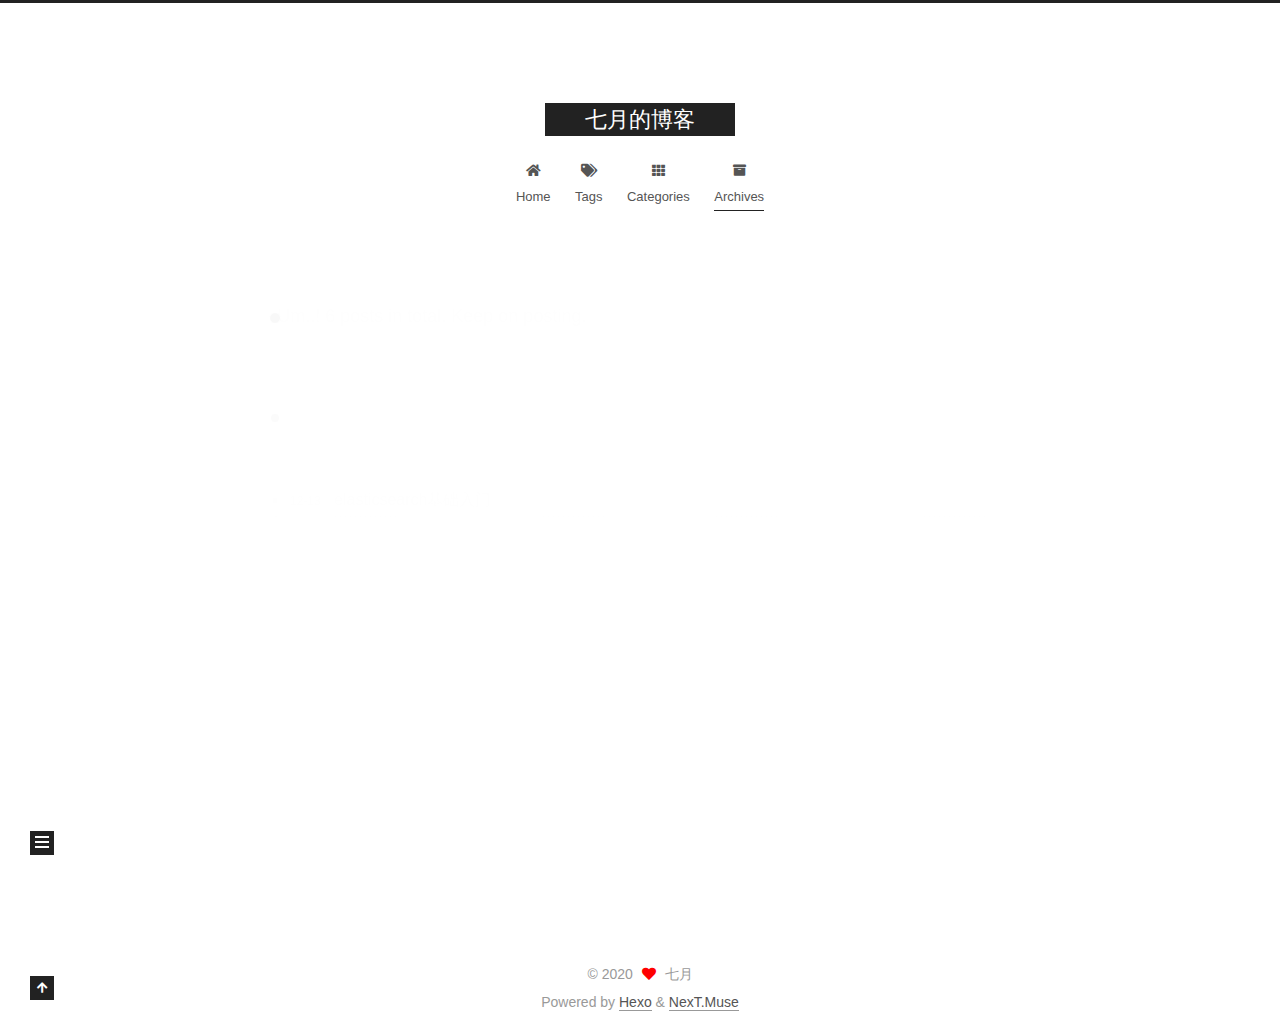
<file: archives/2020/12/index.html>
<!DOCTYPE html>
<html lang="zh-Hans">
<head>
  <meta charset="UTF-8">
<meta name="viewport" content="width=device-width, initial-scale=1, maximum-scale=2">
<meta name="theme-color" content="#222">
<meta name="generator" content="Hexo 5.2.0">
  <link rel="apple-touch-icon" sizes="180x180" href="/images/apple-touch-icon-next.png">
  <link rel="icon" type="image/png" sizes="32x32" href="/images/favicon-32x32-next.png">
  <link rel="icon" type="image/png" sizes="16x16" href="/images/favicon-16x16-next.png">
  <link rel="mask-icon" href="/images/logo.svg" color="#222">

<link rel="stylesheet" href="/css/main.css">


<link rel="stylesheet" href="/lib/font-awesome/css/all.min.css">

<script id="hexo-configurations">
    var NexT = window.NexT || {};
    var CONFIG = {"hostname":"example.com","root":"/","scheme":"Muse","version":"7.8.0","exturl":false,"sidebar":{"position":"left","display":"post","padding":18,"offset":12,"onmobile":false},"copycode":{"enable":false,"show_result":false,"style":null},"back2top":{"enable":true,"sidebar":false,"scrollpercent":false},"bookmark":{"enable":false,"color":"#222","save":"auto"},"fancybox":false,"mediumzoom":false,"lazyload":false,"pangu":false,"comments":{"style":"tabs","active":null,"storage":true,"lazyload":false,"nav":null},"algolia":{"hits":{"per_page":10},"labels":{"input_placeholder":"Search for Posts","hits_empty":"We didn't find any results for the search: ${query}","hits_stats":"${hits} results found in ${time} ms"}},"localsearch":{"enable":false,"trigger":"auto","top_n_per_article":1,"unescape":false,"preload":false},"motion":{"enable":true,"async":false,"transition":{"post_block":"fadeIn","post_header":"slideDownIn","post_body":"slideDownIn","coll_header":"slideLeftIn","sidebar":"slideUpIn"}}};
  </script>

  <meta property="og:type" content="website">
<meta property="og:title" content="七月的博客">
<meta property="og:url" content="http://example.com/archives/2020/12/index.html">
<meta property="og:site_name" content="七月的博客">
<meta property="og:locale">
<meta property="article:author" content="七月">
<meta name="twitter:card" content="summary">

<link rel="canonical" href="http://example.com/archives/2020/12/">


<script id="page-configurations">
  // https://hexo.io/docs/variables.html
  CONFIG.page = {
    sidebar: "",
    isHome : false,
    isPost : false,
    lang   : 'zh-Hans'
  };
</script>

  <title>Archive | 七月的博客</title>
  






  <noscript>
  <style>
  .use-motion .brand,
  .use-motion .menu-item,
  .sidebar-inner,
  .use-motion .post-block,
  .use-motion .pagination,
  .use-motion .comments,
  .use-motion .post-header,
  .use-motion .post-body,
  .use-motion .collection-header { opacity: initial; }

  .use-motion .site-title,
  .use-motion .site-subtitle {
    opacity: initial;
    top: initial;
  }

  .use-motion .logo-line-before i { left: initial; }
  .use-motion .logo-line-after i { right: initial; }
  </style>
</noscript>

</head>

<body itemscope itemtype="http://schema.org/WebPage">
  <div class="container use-motion">
    <div class="headband"></div>

    <header class="header" itemscope itemtype="http://schema.org/WPHeader">
      <div class="header-inner"><div class="site-brand-container">
  <div class="site-nav-toggle">
    <div class="toggle" aria-label="Toggle navigation bar">
      <span class="toggle-line toggle-line-first"></span>
      <span class="toggle-line toggle-line-middle"></span>
      <span class="toggle-line toggle-line-last"></span>
    </div>
  </div>

  <div class="site-meta">

    <a href="/" class="brand" rel="start">
      <span class="logo-line-before"><i></i></span>
      <h1 class="site-title">七月的博客</h1>
      <span class="logo-line-after"><i></i></span>
    </a>
  </div>

  <div class="site-nav-right">
    <div class="toggle popup-trigger">
    </div>
  </div>
</div>




<nav class="site-nav">
  <ul id="menu" class="main-menu menu">
        <li class="menu-item menu-item-home">

    <a href="/" rel="section"><i class="fa fa-home fa-fw"></i>Home</a>

  </li>
        <li class="menu-item menu-item-tags">

    <a href="/tags/" rel="section"><i class="fa fa-tags fa-fw"></i>Tags</a>

  </li>
        <li class="menu-item menu-item-categories">

    <a href="/categories/" rel="section"><i class="fa fa-th fa-fw"></i>Categories</a>

  </li>
        <li class="menu-item menu-item-archives">

    <a href="/archives/" rel="section"><i class="fa fa-archive fa-fw"></i>Archives</a>

  </li>
  </ul>
</nav>




</div>
    </header>

    
  <div class="back-to-top">
    <i class="fa fa-arrow-up"></i>
    <span>0%</span>
  </div>


    <main class="main">
      <div class="main-inner">
        <div class="content-wrap">
          

          <div class="content archive">
            

  
  
  
  <div class="post-block">
    <div class="posts-collapse">
      <div class="collection-title">
        <span class="collection-header">Um..! 6 posts in total. Keep on posting.</span>
      </div>

      
    <div class="collection-year">
      <span class="collection-header">2020</span>
    </div>

  <article itemscope itemtype="http://schema.org/Article">
    <header class="post-header">

      <div class="post-meta">
        <time itemprop="dateCreated"
              datetime="2020-12-13T16:53:15+08:00"
              content="2020-12-13">
          12-13
        </time>
      </div>

      <div class="post-title">
          <a class="post-title-link" href="/2020/12/13/elasticsearch%E5%9F%BA%E7%A1%80%E5%85%A5%E9%97%A8/" itemprop="url">
            <span itemprop="name">elasticsearch基础入门</span>
          </a>
      </div>

    </header>
  </article>

  <article itemscope itemtype="http://schema.org/Article">
    <header class="post-header">

      <div class="post-meta">
        <time itemprop="dateCreated"
              datetime="2020-12-13T16:52:36+08:00"
              content="2020-12-13">
          12-13
        </time>
      </div>

      <div class="post-title">
          <a class="post-title-link" href="/2020/12/13/winwin10-docker%E5%AE%89%E8%A3%85/" itemprop="url">
            <span itemprop="name">winwin10 docker安装</span>
          </a>
      </div>

    </header>
  </article>

  <article itemscope itemtype="http://schema.org/Article">
    <header class="post-header">

      <div class="post-meta">
        <time itemprop="dateCreated"
              datetime="2020-12-13T16:51:50+08:00"
              content="2020-12-13">
          12-13
        </time>
      </div>

      <div class="post-title">
          <a class="post-title-link" href="/2020/12/13/elasticsearch%E6%95%B0%E6%8D%AE%E8%BE%93%E5%85%A5%E8%BE%93%E5%87%BA/" itemprop="url">
            <span itemprop="name">elasticsearch数据输入输出</span>
          </a>
      </div>

    </header>
  </article>

  <article itemscope itemtype="http://schema.org/Article">
    <header class="post-header">

      <div class="post-meta">
        <time itemprop="dateCreated"
              datetime="2020-12-13T16:51:09+08:00"
              content="2020-12-13">
          12-13
        </time>
      </div>

      <div class="post-title">
          <a class="post-title-link" href="/2020/12/13/elasticsearch%E9%9B%86%E7%BE%A4/" itemprop="url">
            <span itemprop="name">elasticsearch集群</span>
          </a>
      </div>

    </header>
  </article>

  <article itemscope itemtype="http://schema.org/Article">
    <header class="post-header">

      <div class="post-meta">
        <time itemprop="dateCreated"
              datetime="2020-12-13T16:21:26+08:00"
              content="2020-12-13">
          12-13
        </time>
      </div>

      <div class="post-title">
          <a class="post-title-link" href="/2020/12/13/spring%E6%BA%90%E7%A0%81%E4%B9%8BgetBean/" itemprop="url">
            <span itemprop="name">spring源码之getBean</span>
          </a>
      </div>

    </header>
  </article>

  <article itemscope itemtype="http://schema.org/Article">
    <header class="post-header">

      <div class="post-meta">
        <time itemprop="dateCreated"
              datetime="2020-12-13T15:29:11+08:00"
              content="2020-12-13">
          12-13
        </time>
      </div>

      <div class="post-title">
          <a class="post-title-link" href="/2020/12/13/hello-world/" itemprop="url">
            <span itemprop="name">Hello World</span>
          </a>
      </div>

    </header>
  </article>


    </div>
  </div>
  
  
  

  



          </div>
          

<script>
  window.addEventListener('tabs:register', () => {
    let { activeClass } = CONFIG.comments;
    if (CONFIG.comments.storage) {
      activeClass = localStorage.getItem('comments_active') || activeClass;
    }
    if (activeClass) {
      let activeTab = document.querySelector(`a[href="#comment-${activeClass}"]`);
      if (activeTab) {
        activeTab.click();
      }
    }
  });
  if (CONFIG.comments.storage) {
    window.addEventListener('tabs:click', event => {
      if (!event.target.matches('.tabs-comment .tab-content .tab-pane')) return;
      let commentClass = event.target.classList[1];
      localStorage.setItem('comments_active', commentClass);
    });
  }
</script>

        </div>
          
  
  <div class="toggle sidebar-toggle">
    <span class="toggle-line toggle-line-first"></span>
    <span class="toggle-line toggle-line-middle"></span>
    <span class="toggle-line toggle-line-last"></span>
  </div>

  <aside class="sidebar">
    <div class="sidebar-inner">

      <ul class="sidebar-nav motion-element">
        <li class="sidebar-nav-toc">
          Table of Contents
        </li>
        <li class="sidebar-nav-overview">
          Overview
        </li>
      </ul>

      <!--noindex-->
      <div class="post-toc-wrap sidebar-panel">
      </div>
      <!--/noindex-->

      <div class="site-overview-wrap sidebar-panel">
        <div class="site-author motion-element" itemprop="author" itemscope itemtype="http://schema.org/Person">
    <img class="site-author-image" itemprop="image" alt="七月"
      src="/images/timg.jpeg">
  <p class="site-author-name" itemprop="name">七月</p>
  <div class="site-description" itemprop="description"></div>
</div>
<div class="site-state-wrap motion-element">
  <nav class="site-state">
      <div class="site-state-item site-state-posts">
          <a href="/archives/">
        
          <span class="site-state-item-count">6</span>
          <span class="site-state-item-name">posts</span>
        </a>
      </div>
      <div class="site-state-item site-state-tags">
        <span class="site-state-item-count">3</span>
        <span class="site-state-item-name">tags</span>
      </div>
  </nav>
</div>



      </div>

    </div>
  </aside>
  <div id="sidebar-dimmer"></div>


      </div>
    </main>

    <footer class="footer">
      <div class="footer-inner">
        

        

<div class="copyright">
  
  &copy; 
  <span itemprop="copyrightYear">2020</span>
  <span class="with-love">
    <i class="fa fa-heart"></i>
  </span>
  <span class="author" itemprop="copyrightHolder">七月</span>
</div>
  <div class="powered-by">Powered by <a href="https://hexo.io/" class="theme-link" rel="noopener" target="_blank">Hexo</a> & <a href="https://muse.theme-next.org/" class="theme-link" rel="noopener" target="_blank">NexT.Muse</a>
  </div>

        








      </div>
    </footer>
  </div>

  
  <script src="/lib/anime.min.js"></script>
  <script src="/lib/velocity/velocity.min.js"></script>
  <script src="/lib/velocity/velocity.ui.min.js"></script>

<script src="/js/utils.js"></script>

<script src="/js/motion.js"></script>


<script src="/js/schemes/muse.js"></script>


<script src="/js/next-boot.js"></script>




  















  

  

</body>
</html>
</file>
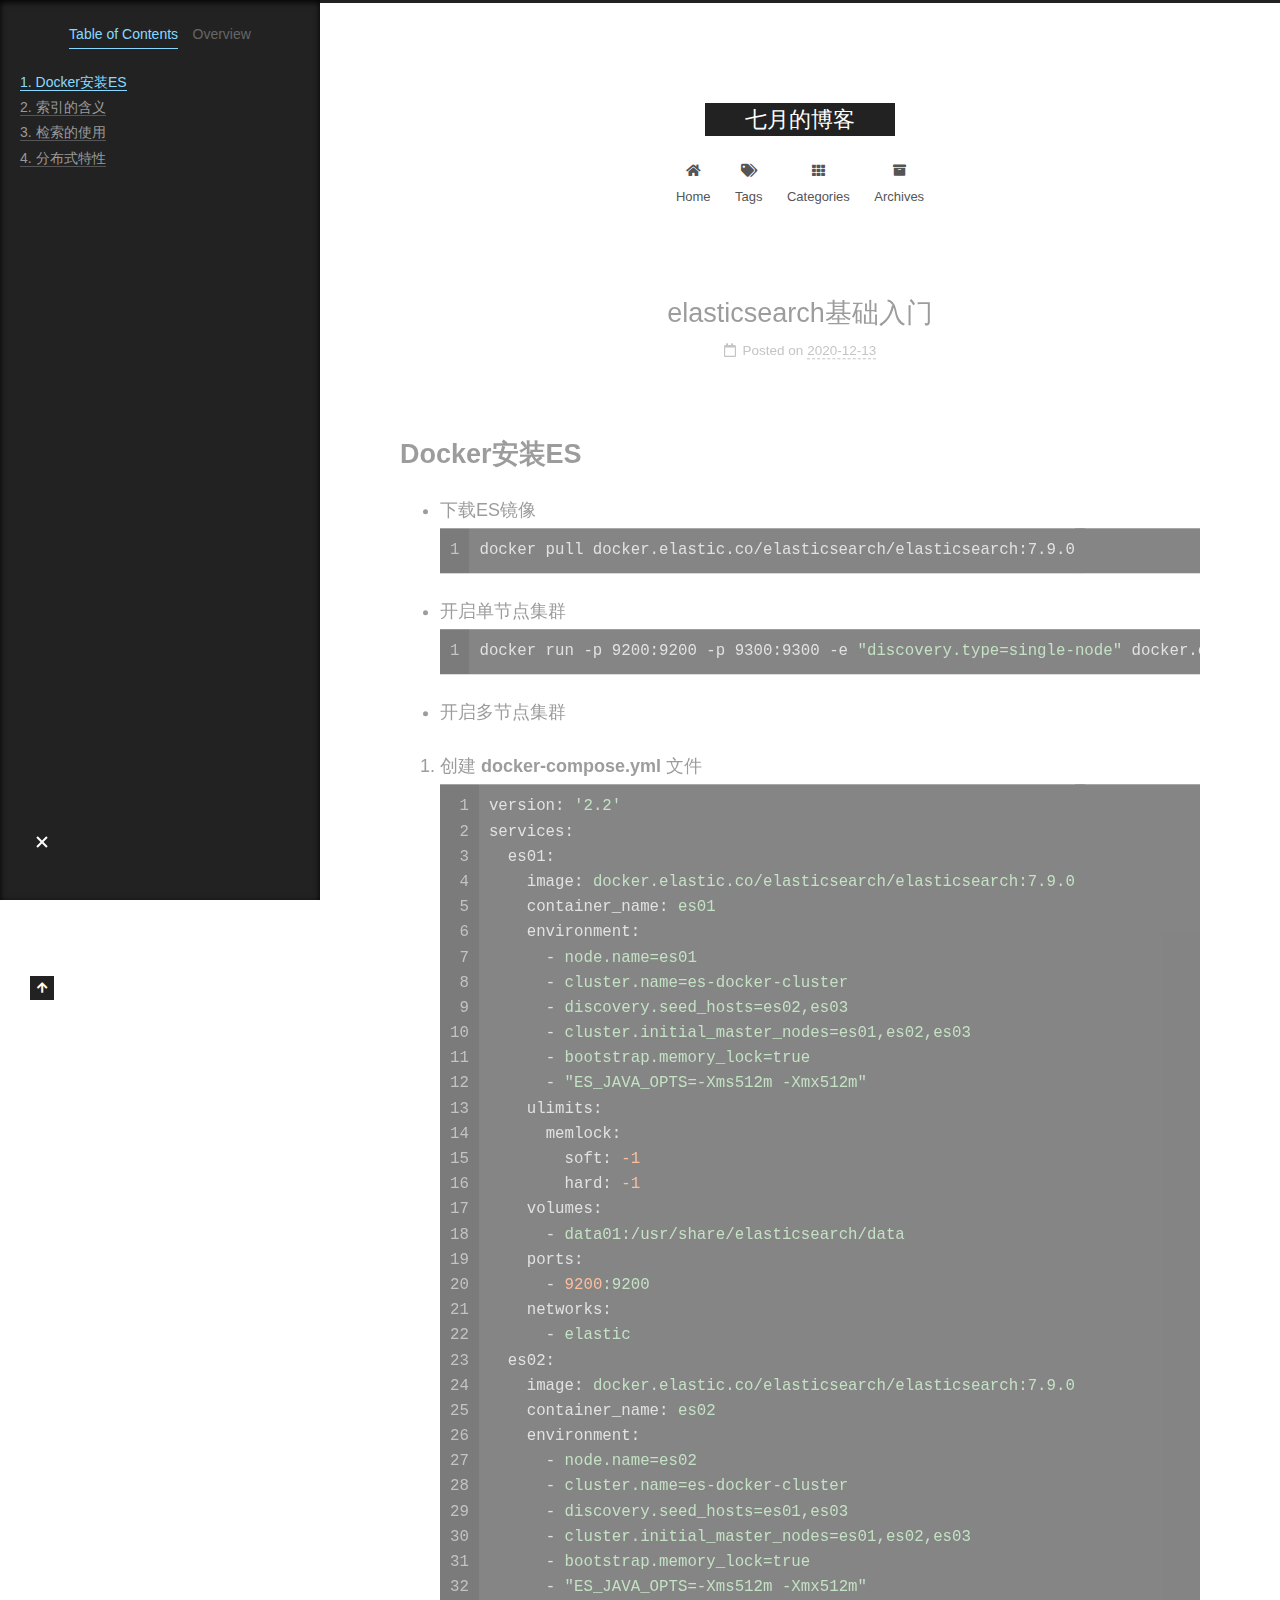
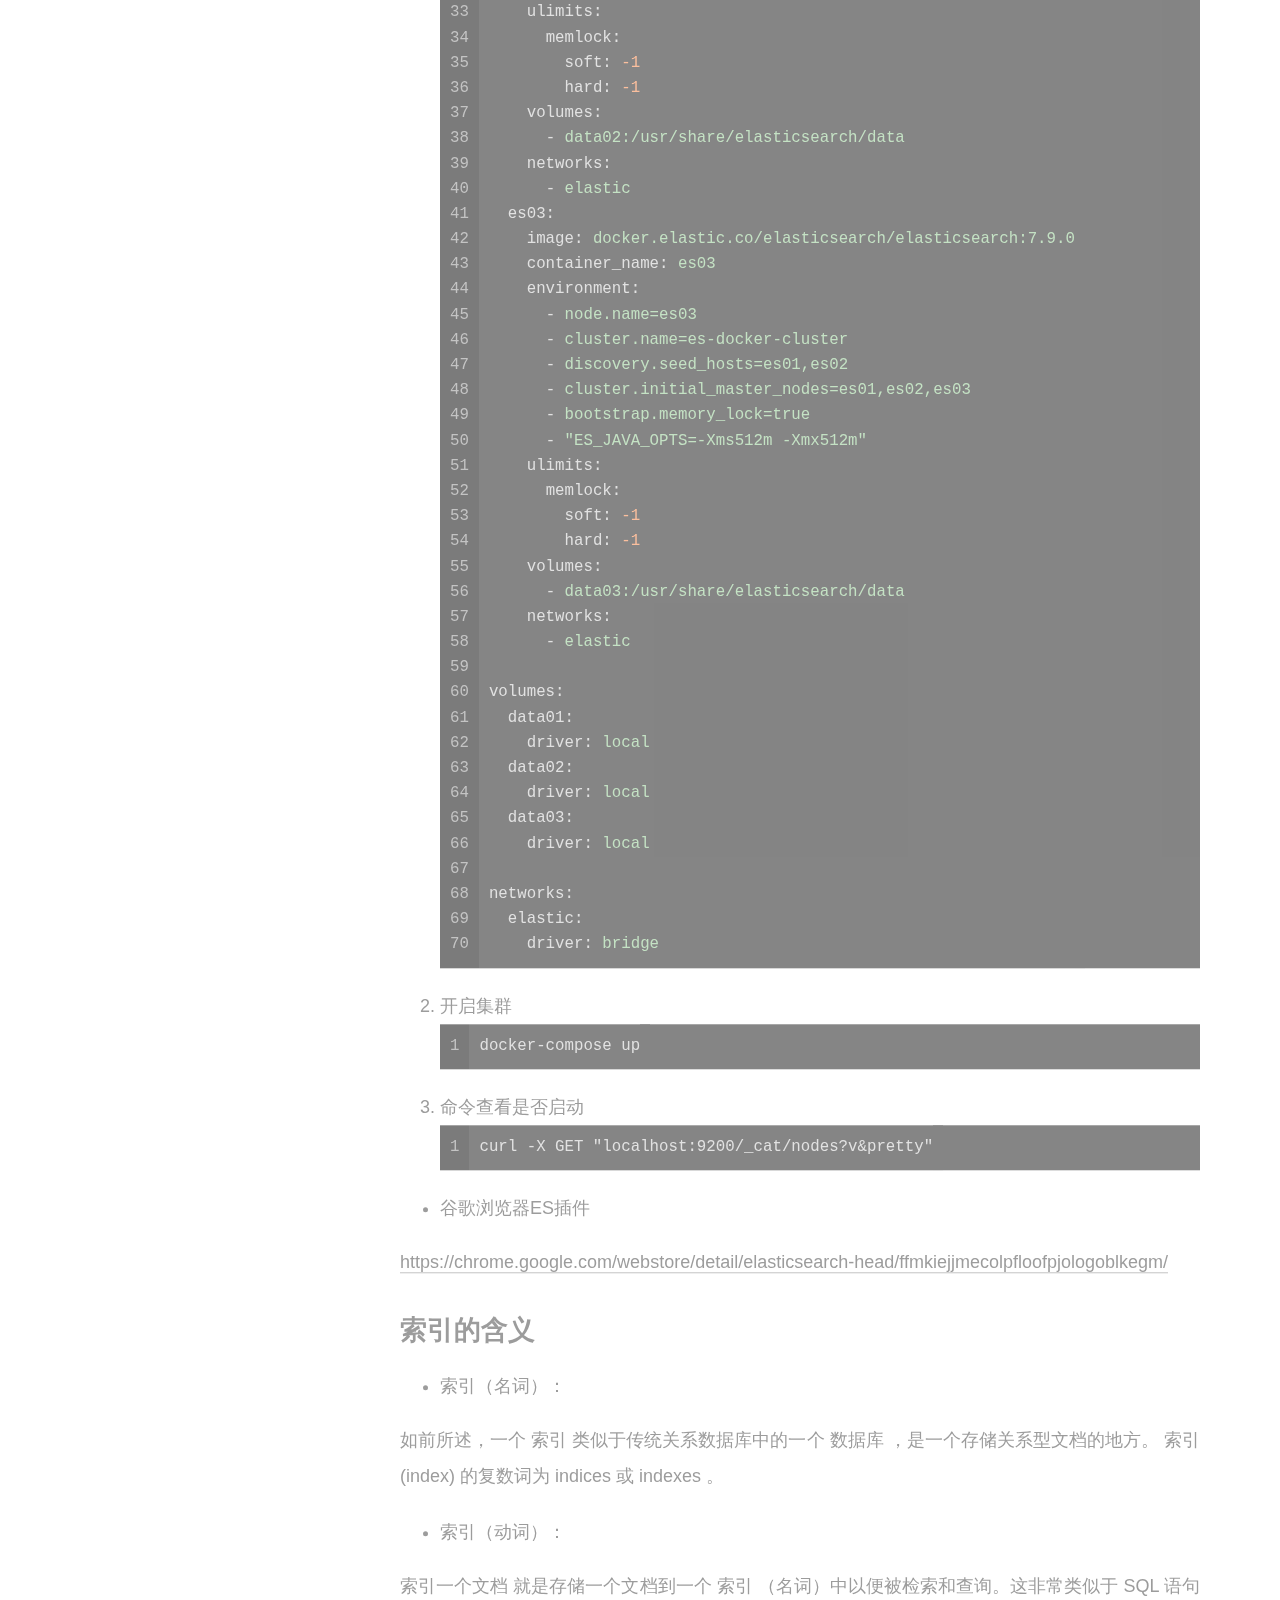
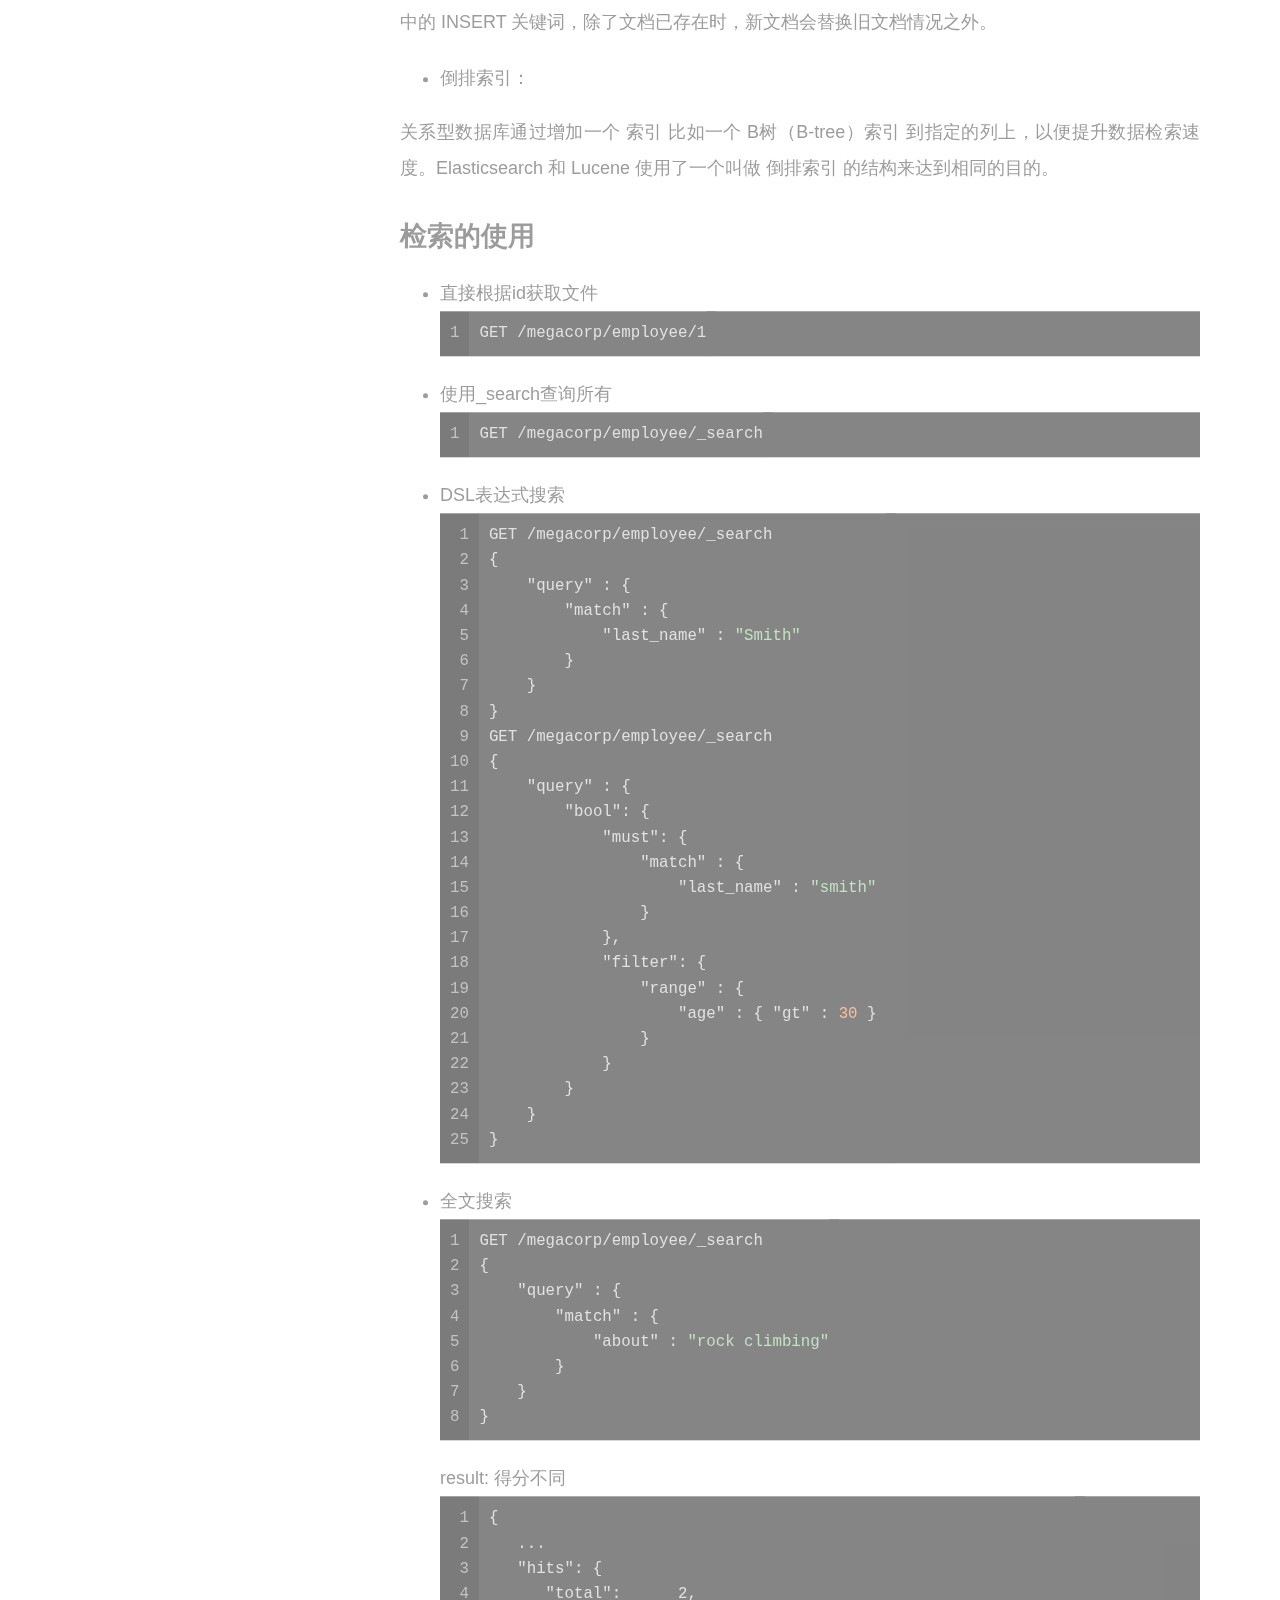
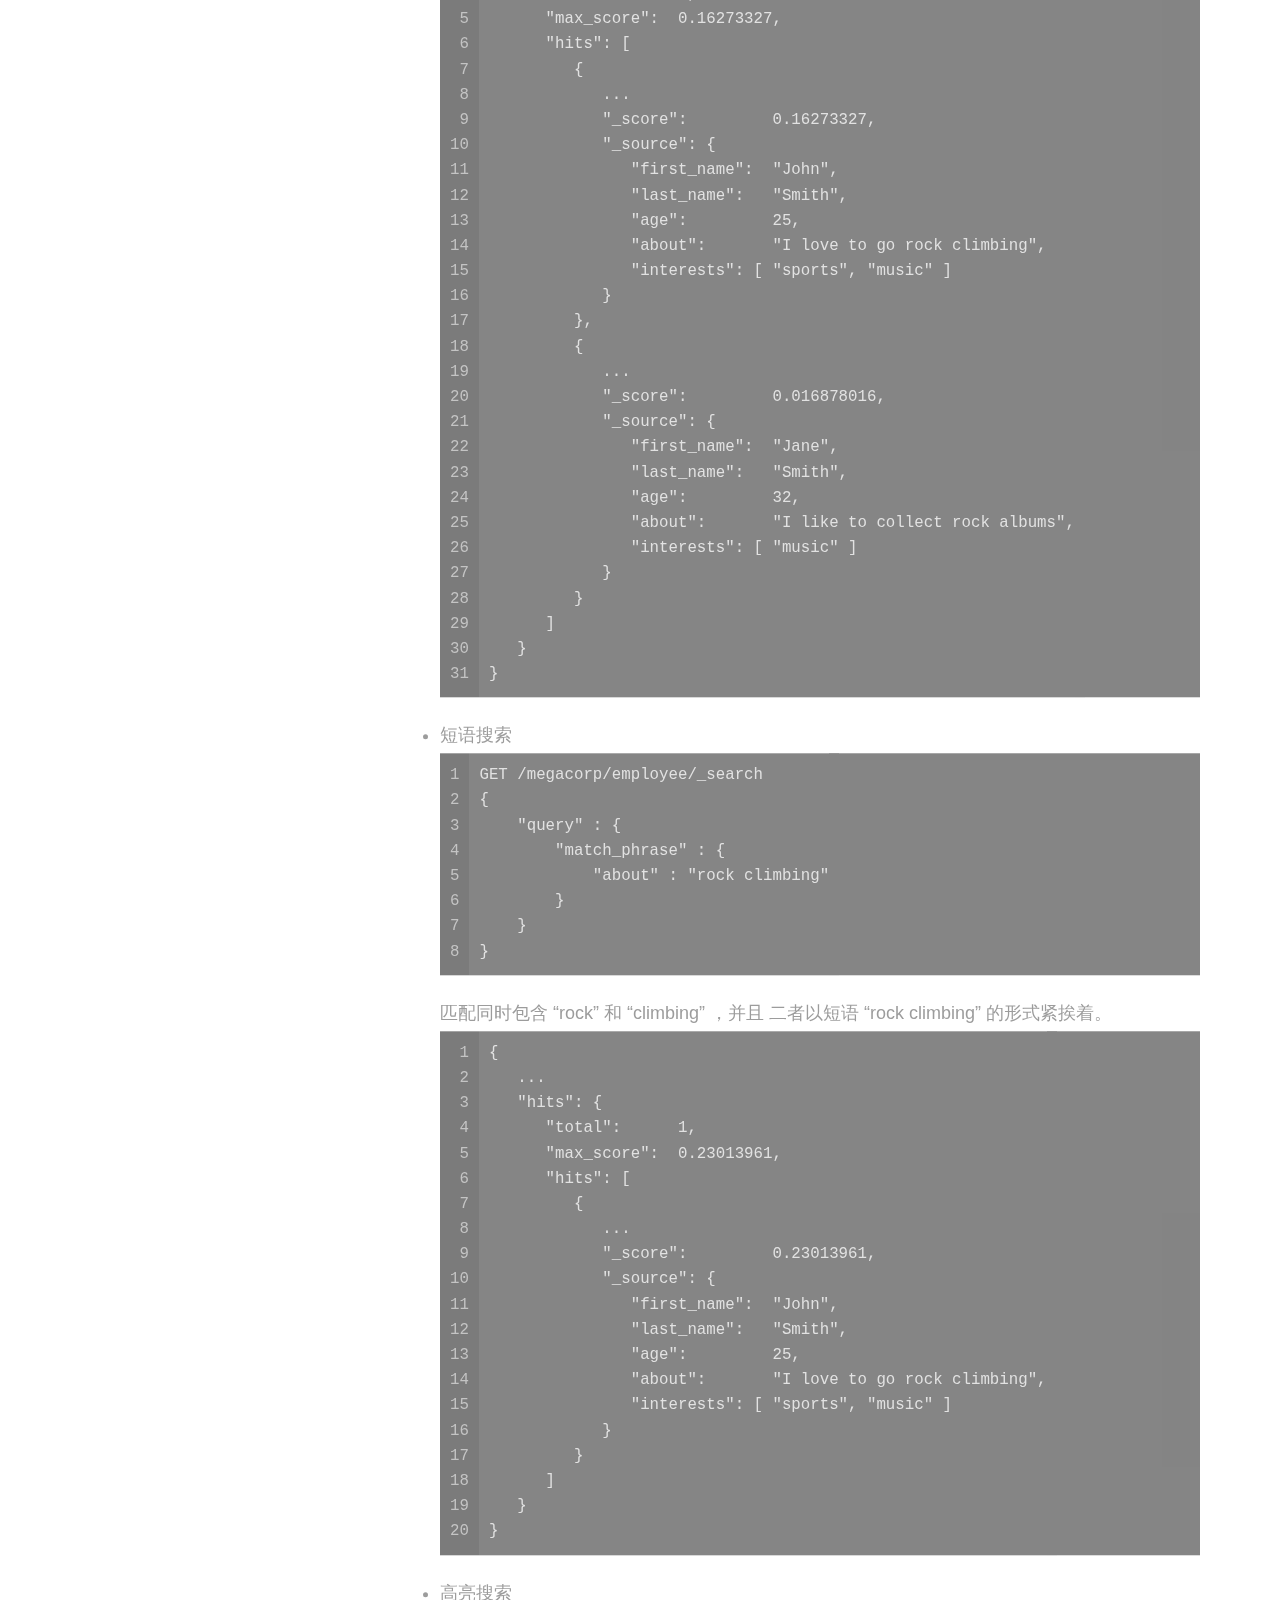
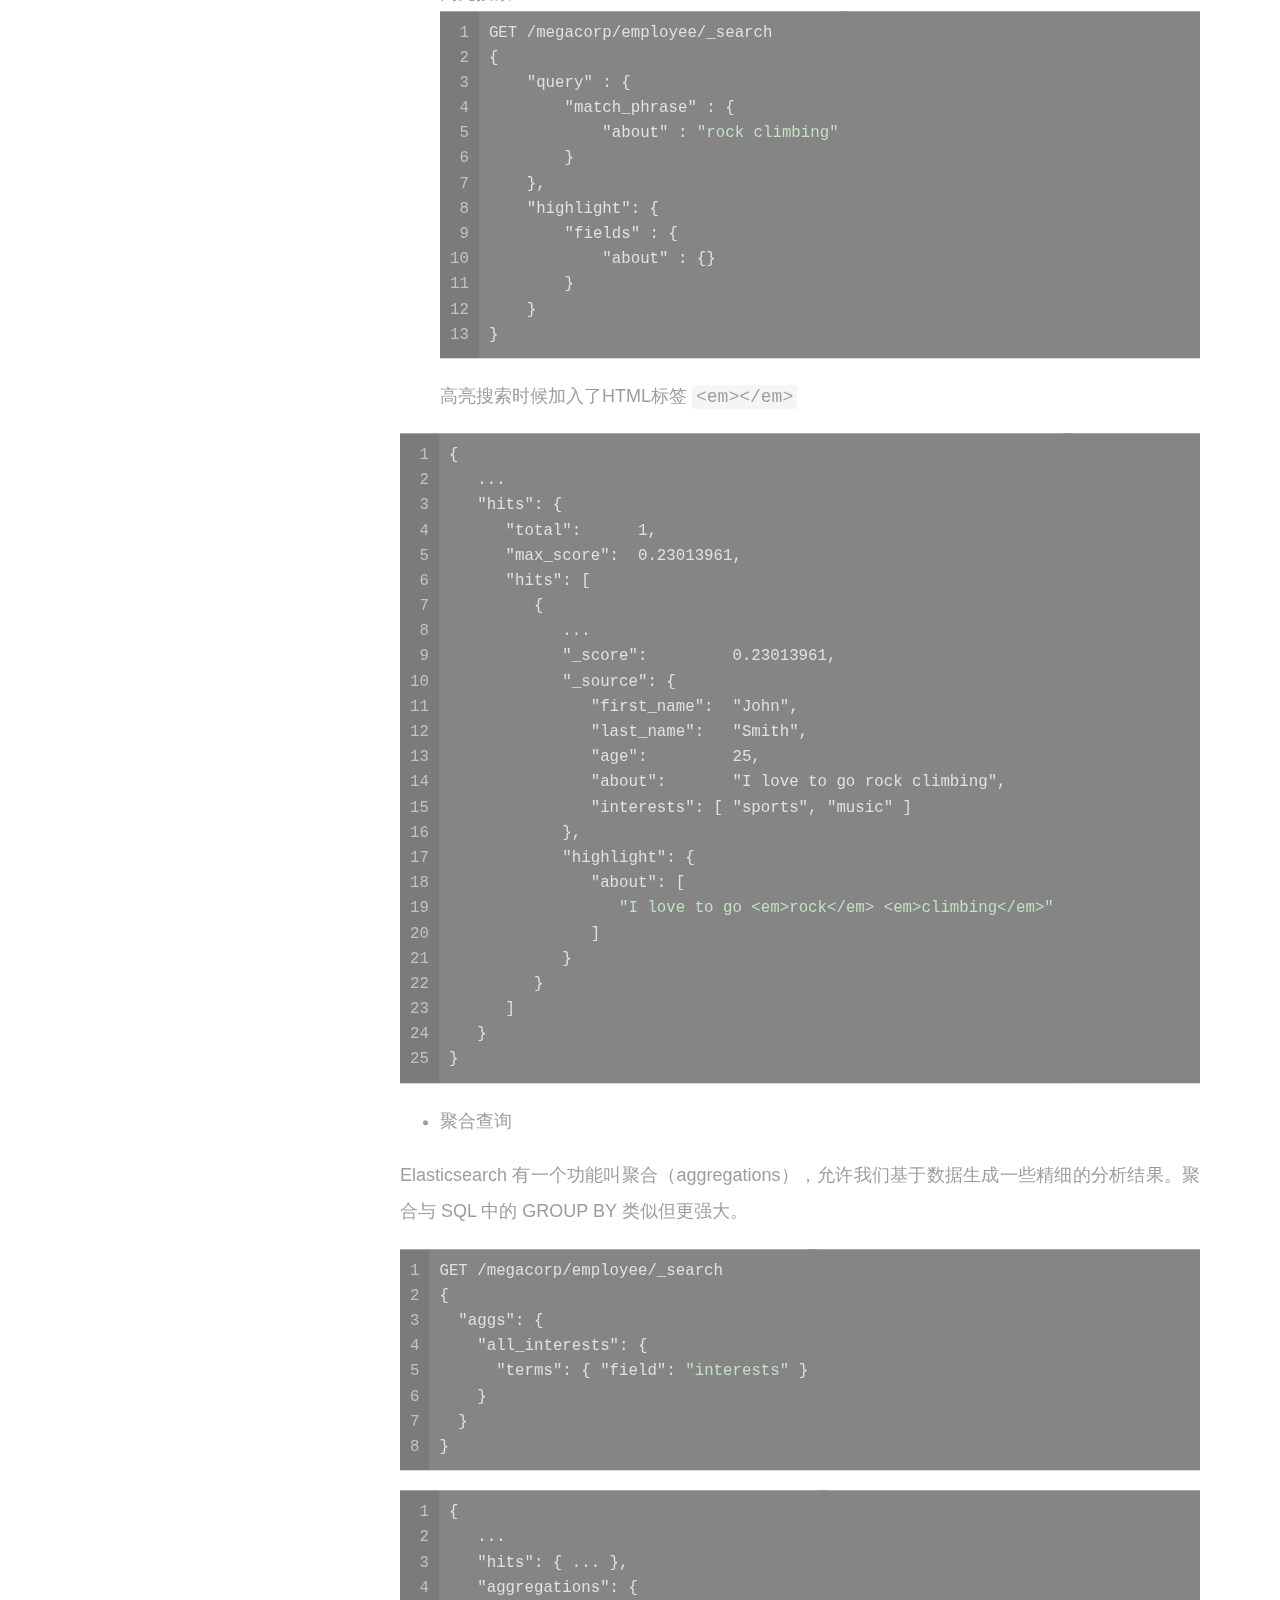
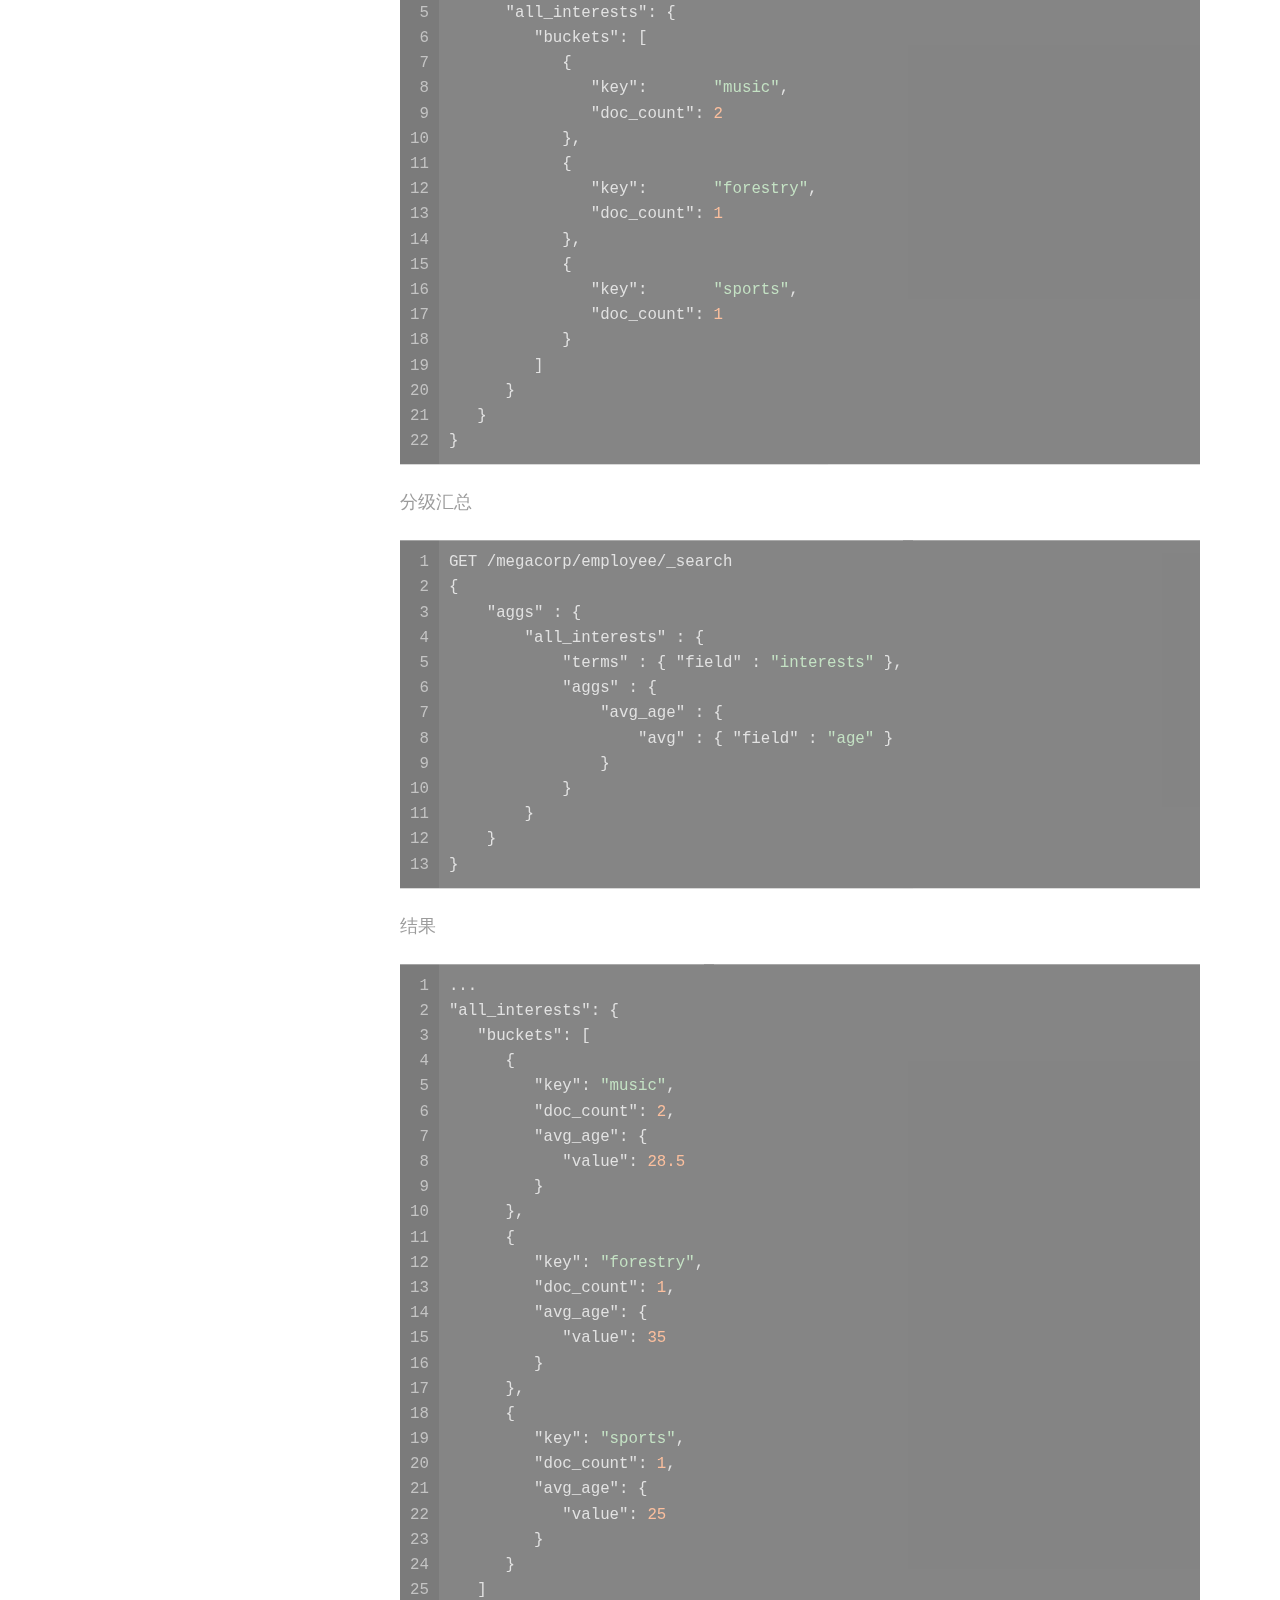
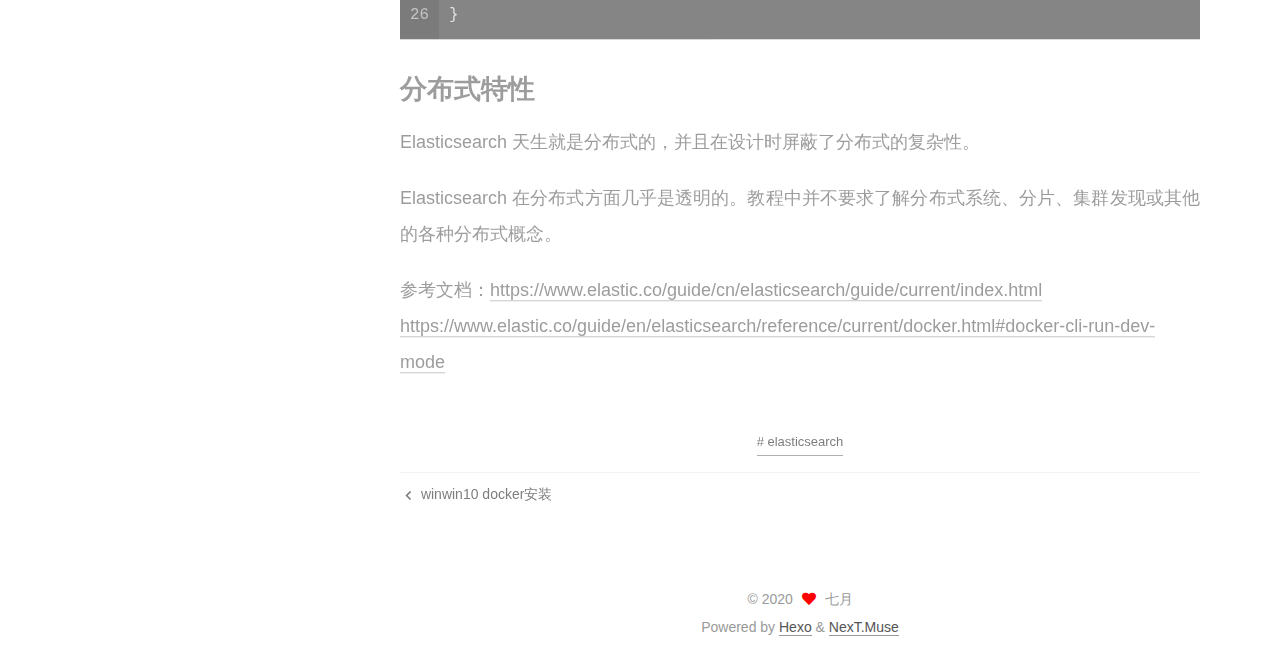
<file: 2020/12/13/elasticsearch基础入门/index.html>
<!DOCTYPE html>
<html lang="zh-Hans">
<head>
  <meta charset="UTF-8">
<meta name="viewport" content="width=device-width, initial-scale=1, maximum-scale=2">
<meta name="theme-color" content="#222">
<meta name="generator" content="Hexo 5.2.0">
  <link rel="apple-touch-icon" sizes="180x180" href="/images/apple-touch-icon-next.png">
  <link rel="icon" type="image/png" sizes="32x32" href="/images/favicon-32x32-next.png">
  <link rel="icon" type="image/png" sizes="16x16" href="/images/favicon-16x16-next.png">
  <link rel="mask-icon" href="/images/logo.svg" color="#222">

<link rel="stylesheet" href="/css/main.css">


<link rel="stylesheet" href="/lib/font-awesome/css/all.min.css">

<script id="hexo-configurations">
    var NexT = window.NexT || {};
    var CONFIG = {"hostname":"example.com","root":"/","scheme":"Muse","version":"7.8.0","exturl":false,"sidebar":{"position":"left","display":"post","padding":18,"offset":12,"onmobile":false},"copycode":{"enable":false,"show_result":false,"style":null},"back2top":{"enable":true,"sidebar":false,"scrollpercent":false},"bookmark":{"enable":false,"color":"#222","save":"auto"},"fancybox":false,"mediumzoom":false,"lazyload":false,"pangu":false,"comments":{"style":"tabs","active":null,"storage":true,"lazyload":false,"nav":null},"algolia":{"hits":{"per_page":10},"labels":{"input_placeholder":"Search for Posts","hits_empty":"We didn't find any results for the search: ${query}","hits_stats":"${hits} results found in ${time} ms"}},"localsearch":{"enable":false,"trigger":"auto","top_n_per_article":1,"unescape":false,"preload":false},"motion":{"enable":true,"async":false,"transition":{"post_block":"fadeIn","post_header":"slideDownIn","post_body":"slideDownIn","coll_header":"slideLeftIn","sidebar":"slideUpIn"}}};
  </script>

  <meta name="description" content="Docker安装ES 下载ES镜像1docker pull docker.elastic.co&#x2F;elasticsearch&#x2F;elasticsearch:7.9.0 开启单节点集群1docker run -p 9200:9200 -p 9300:9300 -e &quot;discovery.type&#x3D;single-node&quot; docker.elastic.co&#x2F;elasticsearch">
<meta property="og:type" content="article">
<meta property="og:title" content="elasticsearch基础入门">
<meta property="og:url" content="http://example.com/2020/12/13/elasticsearch%E5%9F%BA%E7%A1%80%E5%85%A5%E9%97%A8/index.html">
<meta property="og:site_name" content="七月的博客">
<meta property="og:description" content="Docker安装ES 下载ES镜像1docker pull docker.elastic.co&#x2F;elasticsearch&#x2F;elasticsearch:7.9.0 开启单节点集群1docker run -p 9200:9200 -p 9300:9300 -e &quot;discovery.type&#x3D;single-node&quot; docker.elastic.co&#x2F;elasticsearch">
<meta property="og:locale">
<meta property="article:published_time" content="2020-12-13T08:53:15.000Z">
<meta property="article:modified_time" content="2020-12-13T08:53:33.181Z">
<meta property="article:author" content="七月">
<meta property="article:tag" content="elasticsearch">
<meta name="twitter:card" content="summary">

<link rel="canonical" href="http://example.com/2020/12/13/elasticsearch%E5%9F%BA%E7%A1%80%E5%85%A5%E9%97%A8/">


<script id="page-configurations">
  // https://hexo.io/docs/variables.html
  CONFIG.page = {
    sidebar: "",
    isHome : false,
    isPost : true,
    lang   : 'zh-Hans'
  };
</script>

  <title>elasticsearch基础入门 | 七月的博客</title>
  






  <noscript>
  <style>
  .use-motion .brand,
  .use-motion .menu-item,
  .sidebar-inner,
  .use-motion .post-block,
  .use-motion .pagination,
  .use-motion .comments,
  .use-motion .post-header,
  .use-motion .post-body,
  .use-motion .collection-header { opacity: initial; }

  .use-motion .site-title,
  .use-motion .site-subtitle {
    opacity: initial;
    top: initial;
  }

  .use-motion .logo-line-before i { left: initial; }
  .use-motion .logo-line-after i { right: initial; }
  </style>
</noscript>

</head>

<body itemscope itemtype="http://schema.org/WebPage">
  <div class="container use-motion">
    <div class="headband"></div>

    <header class="header" itemscope itemtype="http://schema.org/WPHeader">
      <div class="header-inner"><div class="site-brand-container">
  <div class="site-nav-toggle">
    <div class="toggle" aria-label="Toggle navigation bar">
      <span class="toggle-line toggle-line-first"></span>
      <span class="toggle-line toggle-line-middle"></span>
      <span class="toggle-line toggle-line-last"></span>
    </div>
  </div>

  <div class="site-meta">

    <a href="/" class="brand" rel="start">
      <span class="logo-line-before"><i></i></span>
      <h1 class="site-title">七月的博客</h1>
      <span class="logo-line-after"><i></i></span>
    </a>
  </div>

  <div class="site-nav-right">
    <div class="toggle popup-trigger">
    </div>
  </div>
</div>




<nav class="site-nav">
  <ul id="menu" class="main-menu menu">
        <li class="menu-item menu-item-home">

    <a href="/" rel="section"><i class="fa fa-home fa-fw"></i>Home</a>

  </li>
        <li class="menu-item menu-item-tags">

    <a href="/tags/" rel="section"><i class="fa fa-tags fa-fw"></i>Tags</a>

  </li>
        <li class="menu-item menu-item-categories">

    <a href="/categories/" rel="section"><i class="fa fa-th fa-fw"></i>Categories</a>

  </li>
        <li class="menu-item menu-item-archives">

    <a href="/archives/" rel="section"><i class="fa fa-archive fa-fw"></i>Archives</a>

  </li>
  </ul>
</nav>




</div>
    </header>

    
  <div class="back-to-top">
    <i class="fa fa-arrow-up"></i>
    <span>0%</span>
  </div>


    <main class="main">
      <div class="main-inner">
        <div class="content-wrap">
          

          <div class="content post posts-expand">
            

    
  
  
  <article itemscope itemtype="http://schema.org/Article" class="post-block" lang="zh-Hans">
    <link itemprop="mainEntityOfPage" href="http://example.com/2020/12/13/elasticsearch%E5%9F%BA%E7%A1%80%E5%85%A5%E9%97%A8/">

    <span hidden itemprop="author" itemscope itemtype="http://schema.org/Person">
      <meta itemprop="image" content="/images/timg.jpeg">
      <meta itemprop="name" content="七月">
      <meta itemprop="description" content="">
    </span>

    <span hidden itemprop="publisher" itemscope itemtype="http://schema.org/Organization">
      <meta itemprop="name" content="七月的博客">
    </span>
      <header class="post-header">
        <h1 class="post-title" itemprop="name headline">
          elasticsearch基础入门
        </h1>

        <div class="post-meta">
            <span class="post-meta-item">
              <span class="post-meta-item-icon">
                <i class="far fa-calendar"></i>
              </span>
              <span class="post-meta-item-text">Posted on</span>
              

              <time title="Created: 2020-12-13 16:53:15 / Modified: 16:53:33" itemprop="dateCreated datePublished" datetime="2020-12-13T16:53:15+08:00">2020-12-13</time>
            </span>

          

        </div>
      </header>

    
    
    
    <div class="post-body" itemprop="articleBody">

      
        <h1 id="Docker安装ES"><a href="#Docker安装ES" class="headerlink" title="Docker安装ES"></a>Docker安装ES</h1><ul>
<li>下载ES镜像<figure class="highlight bash"><table><tr><td class="gutter"><pre><span class="line">1</span><br></pre></td><td class="code"><pre><span class="line">docker pull docker.elastic.co/elasticsearch/elasticsearch:7.9.0</span><br></pre></td></tr></table></figure></li>
<li>开启单节点集群<figure class="highlight bash"><table><tr><td class="gutter"><pre><span class="line">1</span><br></pre></td><td class="code"><pre><span class="line">docker run -p 9200:9200 -p 9300:9300 -e <span class="string">&quot;discovery.type=single-node&quot;</span> docker.elastic.co/elasticsearch/elasticsearch:7.9.0</span><br></pre></td></tr></table></figure></li>
<li>开启多节点集群</li>
</ul>
<ol>
<li>创建 <strong>docker-compose.yml</strong> 文件<figure class="highlight yml"><table><tr><td class="gutter"><pre><span class="line">1</span><br><span class="line">2</span><br><span class="line">3</span><br><span class="line">4</span><br><span class="line">5</span><br><span class="line">6</span><br><span class="line">7</span><br><span class="line">8</span><br><span class="line">9</span><br><span class="line">10</span><br><span class="line">11</span><br><span class="line">12</span><br><span class="line">13</span><br><span class="line">14</span><br><span class="line">15</span><br><span class="line">16</span><br><span class="line">17</span><br><span class="line">18</span><br><span class="line">19</span><br><span class="line">20</span><br><span class="line">21</span><br><span class="line">22</span><br><span class="line">23</span><br><span class="line">24</span><br><span class="line">25</span><br><span class="line">26</span><br><span class="line">27</span><br><span class="line">28</span><br><span class="line">29</span><br><span class="line">30</span><br><span class="line">31</span><br><span class="line">32</span><br><span class="line">33</span><br><span class="line">34</span><br><span class="line">35</span><br><span class="line">36</span><br><span class="line">37</span><br><span class="line">38</span><br><span class="line">39</span><br><span class="line">40</span><br><span class="line">41</span><br><span class="line">42</span><br><span class="line">43</span><br><span class="line">44</span><br><span class="line">45</span><br><span class="line">46</span><br><span class="line">47</span><br><span class="line">48</span><br><span class="line">49</span><br><span class="line">50</span><br><span class="line">51</span><br><span class="line">52</span><br><span class="line">53</span><br><span class="line">54</span><br><span class="line">55</span><br><span class="line">56</span><br><span class="line">57</span><br><span class="line">58</span><br><span class="line">59</span><br><span class="line">60</span><br><span class="line">61</span><br><span class="line">62</span><br><span class="line">63</span><br><span class="line">64</span><br><span class="line">65</span><br><span class="line">66</span><br><span class="line">67</span><br><span class="line">68</span><br><span class="line">69</span><br><span class="line">70</span><br></pre></td><td class="code"><pre><span class="line"><span class="attr">version:</span> <span class="string">&#x27;2.2&#x27;</span></span><br><span class="line"><span class="attr">services:</span></span><br><span class="line">  <span class="attr">es01:</span></span><br><span class="line">    <span class="attr">image:</span> <span class="string">docker.elastic.co/elasticsearch/elasticsearch:7.9.0</span></span><br><span class="line">    <span class="attr">container_name:</span> <span class="string">es01</span></span><br><span class="line">    <span class="attr">environment:</span></span><br><span class="line">      <span class="bullet">-</span> <span class="string">node.name=es01</span></span><br><span class="line">      <span class="bullet">-</span> <span class="string">cluster.name=es-docker-cluster</span></span><br><span class="line">      <span class="bullet">-</span> <span class="string">discovery.seed_hosts=es02,es03</span></span><br><span class="line">      <span class="bullet">-</span> <span class="string">cluster.initial_master_nodes=es01,es02,es03</span></span><br><span class="line">      <span class="bullet">-</span> <span class="string">bootstrap.memory_lock=true</span></span><br><span class="line">      <span class="bullet">-</span> <span class="string">&quot;ES_JAVA_OPTS=-Xms512m -Xmx512m&quot;</span></span><br><span class="line">    <span class="attr">ulimits:</span></span><br><span class="line">      <span class="attr">memlock:</span></span><br><span class="line">        <span class="attr">soft:</span> <span class="number">-1</span></span><br><span class="line">        <span class="attr">hard:</span> <span class="number">-1</span></span><br><span class="line">    <span class="attr">volumes:</span></span><br><span class="line">      <span class="bullet">-</span> <span class="string">data01:/usr/share/elasticsearch/data</span></span><br><span class="line">    <span class="attr">ports:</span></span><br><span class="line">      <span class="bullet">-</span> <span class="number">9200</span><span class="string">:9200</span></span><br><span class="line">    <span class="attr">networks:</span></span><br><span class="line">      <span class="bullet">-</span> <span class="string">elastic</span></span><br><span class="line">  <span class="attr">es02:</span></span><br><span class="line">    <span class="attr">image:</span> <span class="string">docker.elastic.co/elasticsearch/elasticsearch:7.9.0</span></span><br><span class="line">    <span class="attr">container_name:</span> <span class="string">es02</span></span><br><span class="line">    <span class="attr">environment:</span></span><br><span class="line">      <span class="bullet">-</span> <span class="string">node.name=es02</span></span><br><span class="line">      <span class="bullet">-</span> <span class="string">cluster.name=es-docker-cluster</span></span><br><span class="line">      <span class="bullet">-</span> <span class="string">discovery.seed_hosts=es01,es03</span></span><br><span class="line">      <span class="bullet">-</span> <span class="string">cluster.initial_master_nodes=es01,es02,es03</span></span><br><span class="line">      <span class="bullet">-</span> <span class="string">bootstrap.memory_lock=true</span></span><br><span class="line">      <span class="bullet">-</span> <span class="string">&quot;ES_JAVA_OPTS=-Xms512m -Xmx512m&quot;</span></span><br><span class="line">    <span class="attr">ulimits:</span></span><br><span class="line">      <span class="attr">memlock:</span></span><br><span class="line">        <span class="attr">soft:</span> <span class="number">-1</span></span><br><span class="line">        <span class="attr">hard:</span> <span class="number">-1</span></span><br><span class="line">    <span class="attr">volumes:</span></span><br><span class="line">      <span class="bullet">-</span> <span class="string">data02:/usr/share/elasticsearch/data</span></span><br><span class="line">    <span class="attr">networks:</span></span><br><span class="line">      <span class="bullet">-</span> <span class="string">elastic</span></span><br><span class="line">  <span class="attr">es03:</span></span><br><span class="line">    <span class="attr">image:</span> <span class="string">docker.elastic.co/elasticsearch/elasticsearch:7.9.0</span></span><br><span class="line">    <span class="attr">container_name:</span> <span class="string">es03</span></span><br><span class="line">    <span class="attr">environment:</span></span><br><span class="line">      <span class="bullet">-</span> <span class="string">node.name=es03</span></span><br><span class="line">      <span class="bullet">-</span> <span class="string">cluster.name=es-docker-cluster</span></span><br><span class="line">      <span class="bullet">-</span> <span class="string">discovery.seed_hosts=es01,es02</span></span><br><span class="line">      <span class="bullet">-</span> <span class="string">cluster.initial_master_nodes=es01,es02,es03</span></span><br><span class="line">      <span class="bullet">-</span> <span class="string">bootstrap.memory_lock=true</span></span><br><span class="line">      <span class="bullet">-</span> <span class="string">&quot;ES_JAVA_OPTS=-Xms512m -Xmx512m&quot;</span></span><br><span class="line">    <span class="attr">ulimits:</span></span><br><span class="line">      <span class="attr">memlock:</span></span><br><span class="line">        <span class="attr">soft:</span> <span class="number">-1</span></span><br><span class="line">        <span class="attr">hard:</span> <span class="number">-1</span></span><br><span class="line">    <span class="attr">volumes:</span></span><br><span class="line">      <span class="bullet">-</span> <span class="string">data03:/usr/share/elasticsearch/data</span></span><br><span class="line">    <span class="attr">networks:</span></span><br><span class="line">      <span class="bullet">-</span> <span class="string">elastic</span></span><br><span class="line"></span><br><span class="line"><span class="attr">volumes:</span></span><br><span class="line">  <span class="attr">data01:</span></span><br><span class="line">    <span class="attr">driver:</span> <span class="string">local</span></span><br><span class="line">  <span class="attr">data02:</span></span><br><span class="line">    <span class="attr">driver:</span> <span class="string">local</span></span><br><span class="line">  <span class="attr">data03:</span></span><br><span class="line">    <span class="attr">driver:</span> <span class="string">local</span></span><br><span class="line"></span><br><span class="line"><span class="attr">networks:</span></span><br><span class="line">  <span class="attr">elastic:</span></span><br><span class="line">    <span class="attr">driver:</span> <span class="string">bridge</span></span><br></pre></td></tr></table></figure></li>
<li>开启集群<figure class="highlight bash"><table><tr><td class="gutter"><pre><span class="line">1</span><br></pre></td><td class="code"><pre><span class="line">docker-compose up</span><br></pre></td></tr></table></figure></li>
<li>命令查看是否启动<figure class="highlight plain"><table><tr><td class="gutter"><pre><span class="line">1</span><br></pre></td><td class="code"><pre><span class="line">curl -X GET &quot;localhost:9200&#x2F;_cat&#x2F;nodes?v&amp;pretty&quot;</span><br></pre></td></tr></table></figure></li>
</ol>
<ul>
<li>谷歌浏览器ES插件 </li>
</ul>
<p><a target="_blank" rel="noopener" href="https://chrome.google.com/webstore/detail/elasticsearch-head/ffmkiejjmecolpfloofpjologoblkegm/">https://chrome.google.com/webstore/detail/elasticsearch-head/ffmkiejjmecolpfloofpjologoblkegm/</a></p>
<h1 id="索引的含义"><a href="#索引的含义" class="headerlink" title="索引的含义"></a>索引的含义</h1><ul>
<li>索引（名词）：</li>
</ul>
<p>如前所述，一个 索引 类似于传统关系数据库中的一个 数据库 ，是一个存储关系型文档的地方。 索引 (index) 的复数词为 indices 或 indexes 。</p>
<ul>
<li>索引（动词）：</li>
</ul>
<p>索引一个文档 就是存储一个文档到一个 索引 （名词）中以便被检索和查询。这非常类似于 SQL 语句中的 INSERT 关键词，除了文档已存在时，新文档会替换旧文档情况之外。</p>
<ul>
<li>倒排索引：</li>
</ul>
<p>关系型数据库通过增加一个 索引 比如一个 B树（B-tree）索引 到指定的列上，以便提升数据检索速度。Elasticsearch 和 Lucene 使用了一个叫做 倒排索引 的结构来达到相同的目的。</p>
<h1 id="检索的使用"><a href="#检索的使用" class="headerlink" title="检索的使用"></a>检索的使用</h1><ul>
<li>直接根据id获取文件<figure class="highlight"><table><tr><td class="gutter"><pre><span class="line">1</span><br></pre></td><td class="code"><pre><span class="line">GET /megacorp/employee/1</span><br></pre></td></tr></table></figure></li>
<li>使用_search查询所有<figure class="highlight"><table><tr><td class="gutter"><pre><span class="line">1</span><br></pre></td><td class="code"><pre><span class="line">GET /megacorp/employee/_search</span><br></pre></td></tr></table></figure></li>
<li>DSL表达式搜索<figure class="highlight json"><table><tr><td class="gutter"><pre><span class="line">1</span><br><span class="line">2</span><br><span class="line">3</span><br><span class="line">4</span><br><span class="line">5</span><br><span class="line">6</span><br><span class="line">7</span><br><span class="line">8</span><br><span class="line">9</span><br><span class="line">10</span><br><span class="line">11</span><br><span class="line">12</span><br><span class="line">13</span><br><span class="line">14</span><br><span class="line">15</span><br><span class="line">16</span><br><span class="line">17</span><br><span class="line">18</span><br><span class="line">19</span><br><span class="line">20</span><br><span class="line">21</span><br><span class="line">22</span><br><span class="line">23</span><br><span class="line">24</span><br><span class="line">25</span><br></pre></td><td class="code"><pre><span class="line">GET /megacorp/employee/_search</span><br><span class="line">&#123;</span><br><span class="line">    <span class="attr">&quot;query&quot;</span> : &#123;</span><br><span class="line">        <span class="attr">&quot;match&quot;</span> : &#123;</span><br><span class="line">            <span class="attr">&quot;last_name&quot;</span> : <span class="string">&quot;Smith&quot;</span></span><br><span class="line">        &#125;</span><br><span class="line">    &#125;</span><br><span class="line">&#125;</span><br><span class="line">GET /megacorp/employee/_search</span><br><span class="line">&#123;</span><br><span class="line">    <span class="attr">&quot;query&quot;</span> : &#123;</span><br><span class="line">        <span class="attr">&quot;bool&quot;</span>: &#123;</span><br><span class="line">            <span class="attr">&quot;must&quot;</span>: &#123;</span><br><span class="line">                <span class="attr">&quot;match&quot;</span> : &#123;</span><br><span class="line">                    <span class="attr">&quot;last_name&quot;</span> : <span class="string">&quot;smith&quot;</span> </span><br><span class="line">                &#125;</span><br><span class="line">            &#125;,</span><br><span class="line">            <span class="attr">&quot;filter&quot;</span>: &#123;</span><br><span class="line">                <span class="attr">&quot;range&quot;</span> : &#123;</span><br><span class="line">                    <span class="attr">&quot;age&quot;</span> : &#123; <span class="attr">&quot;gt&quot;</span> : <span class="number">30</span> &#125; </span><br><span class="line">                &#125;</span><br><span class="line">            &#125;</span><br><span class="line">        &#125;</span><br><span class="line">    &#125;</span><br><span class="line">&#125;</span><br></pre></td></tr></table></figure></li>
<li>全文搜索<figure class="highlight json"><table><tr><td class="gutter"><pre><span class="line">1</span><br><span class="line">2</span><br><span class="line">3</span><br><span class="line">4</span><br><span class="line">5</span><br><span class="line">6</span><br><span class="line">7</span><br><span class="line">8</span><br></pre></td><td class="code"><pre><span class="line">GET /megacorp/employee/_search</span><br><span class="line">&#123;</span><br><span class="line">    <span class="attr">&quot;query&quot;</span> : &#123;</span><br><span class="line">        <span class="attr">&quot;match&quot;</span> : &#123;</span><br><span class="line">            <span class="attr">&quot;about&quot;</span> : <span class="string">&quot;rock climbing&quot;</span></span><br><span class="line">        &#125;</span><br><span class="line">    &#125;</span><br><span class="line">&#125;</span><br></pre></td></tr></table></figure>
result: 得分不同<figure class="highlight"><table><tr><td class="gutter"><pre><span class="line">1</span><br><span class="line">2</span><br><span class="line">3</span><br><span class="line">4</span><br><span class="line">5</span><br><span class="line">6</span><br><span class="line">7</span><br><span class="line">8</span><br><span class="line">9</span><br><span class="line">10</span><br><span class="line">11</span><br><span class="line">12</span><br><span class="line">13</span><br><span class="line">14</span><br><span class="line">15</span><br><span class="line">16</span><br><span class="line">17</span><br><span class="line">18</span><br><span class="line">19</span><br><span class="line">20</span><br><span class="line">21</span><br><span class="line">22</span><br><span class="line">23</span><br><span class="line">24</span><br><span class="line">25</span><br><span class="line">26</span><br><span class="line">27</span><br><span class="line">28</span><br><span class="line">29</span><br><span class="line">30</span><br><span class="line">31</span><br></pre></td><td class="code"><pre><span class="line">&#123;</span><br><span class="line">   ...</span><br><span class="line">   &quot;hits&quot;: &#123;</span><br><span class="line">      &quot;total&quot;:      2,</span><br><span class="line">      &quot;max_score&quot;:  0.16273327,</span><br><span class="line">      &quot;hits&quot;: [</span><br><span class="line">         &#123;</span><br><span class="line">            ...</span><br><span class="line">            &quot;_score&quot;:         0.16273327, </span><br><span class="line">            &quot;_source&quot;: &#123;</span><br><span class="line">               &quot;first_name&quot;:  &quot;John&quot;,</span><br><span class="line">               &quot;last_name&quot;:   &quot;Smith&quot;,</span><br><span class="line">               &quot;age&quot;:         25,</span><br><span class="line">               &quot;about&quot;:       &quot;I love to go rock climbing&quot;,</span><br><span class="line">               &quot;interests&quot;: [ &quot;sports&quot;, &quot;music&quot; ]</span><br><span class="line">            &#125;</span><br><span class="line">         &#125;,</span><br><span class="line">         &#123;</span><br><span class="line">            ...</span><br><span class="line">            &quot;_score&quot;:         0.016878016, </span><br><span class="line">            &quot;_source&quot;: &#123;</span><br><span class="line">               &quot;first_name&quot;:  &quot;Jane&quot;,</span><br><span class="line">               &quot;last_name&quot;:   &quot;Smith&quot;,</span><br><span class="line">               &quot;age&quot;:         32,</span><br><span class="line">               &quot;about&quot;:       &quot;I like to collect rock albums&quot;,</span><br><span class="line">               &quot;interests&quot;: [ &quot;music&quot; ]</span><br><span class="line">            &#125;</span><br><span class="line">         &#125;</span><br><span class="line">      ]</span><br><span class="line">   &#125;</span><br><span class="line">&#125;</span><br></pre></td></tr></table></figure></li>
<li>短语搜索<figure class="highlight plain"><table><tr><td class="gutter"><pre><span class="line">1</span><br><span class="line">2</span><br><span class="line">3</span><br><span class="line">4</span><br><span class="line">5</span><br><span class="line">6</span><br><span class="line">7</span><br><span class="line">8</span><br></pre></td><td class="code"><pre><span class="line">GET &#x2F;megacorp&#x2F;employee&#x2F;_search</span><br><span class="line">&#123;</span><br><span class="line">    &quot;query&quot; : &#123;</span><br><span class="line">        &quot;match_phrase&quot; : &#123;</span><br><span class="line">            &quot;about&quot; : &quot;rock climbing&quot;</span><br><span class="line">        &#125;</span><br><span class="line">    &#125;</span><br><span class="line">&#125;</span><br></pre></td></tr></table></figure>
匹配同时包含 “rock” 和 “climbing” ，并且 二者以短语 “rock climbing” 的形式紧挨着。<figure class="highlight"><table><tr><td class="gutter"><pre><span class="line">1</span><br><span class="line">2</span><br><span class="line">3</span><br><span class="line">4</span><br><span class="line">5</span><br><span class="line">6</span><br><span class="line">7</span><br><span class="line">8</span><br><span class="line">9</span><br><span class="line">10</span><br><span class="line">11</span><br><span class="line">12</span><br><span class="line">13</span><br><span class="line">14</span><br><span class="line">15</span><br><span class="line">16</span><br><span class="line">17</span><br><span class="line">18</span><br><span class="line">19</span><br><span class="line">20</span><br></pre></td><td class="code"><pre><span class="line">&#123;</span><br><span class="line">   ...</span><br><span class="line">   &quot;hits&quot;: &#123;</span><br><span class="line">      &quot;total&quot;:      1,</span><br><span class="line">      &quot;max_score&quot;:  0.23013961,</span><br><span class="line">      &quot;hits&quot;: [</span><br><span class="line">         &#123;</span><br><span class="line">            ...</span><br><span class="line">            &quot;_score&quot;:         0.23013961,</span><br><span class="line">            &quot;_source&quot;: &#123;</span><br><span class="line">               &quot;first_name&quot;:  &quot;John&quot;,</span><br><span class="line">               &quot;last_name&quot;:   &quot;Smith&quot;,</span><br><span class="line">               &quot;age&quot;:         25,</span><br><span class="line">               &quot;about&quot;:       &quot;I love to go rock climbing&quot;,</span><br><span class="line">               &quot;interests&quot;: [ &quot;sports&quot;, &quot;music&quot; ]</span><br><span class="line">            &#125;</span><br><span class="line">         &#125;</span><br><span class="line">      ]</span><br><span class="line">   &#125;</span><br><span class="line">&#125;</span><br></pre></td></tr></table></figure></li>
<li>高亮搜索<figure class="highlight json"><table><tr><td class="gutter"><pre><span class="line">1</span><br><span class="line">2</span><br><span class="line">3</span><br><span class="line">4</span><br><span class="line">5</span><br><span class="line">6</span><br><span class="line">7</span><br><span class="line">8</span><br><span class="line">9</span><br><span class="line">10</span><br><span class="line">11</span><br><span class="line">12</span><br><span class="line">13</span><br></pre></td><td class="code"><pre><span class="line">GET /megacorp/employee/_search</span><br><span class="line">&#123;</span><br><span class="line">    <span class="attr">&quot;query&quot;</span> : &#123;</span><br><span class="line">        <span class="attr">&quot;match_phrase&quot;</span> : &#123;</span><br><span class="line">            <span class="attr">&quot;about&quot;</span> : <span class="string">&quot;rock climbing&quot;</span></span><br><span class="line">        &#125;</span><br><span class="line">    &#125;,</span><br><span class="line">    <span class="attr">&quot;highlight&quot;</span>: &#123;</span><br><span class="line">        <span class="attr">&quot;fields&quot;</span> : &#123;</span><br><span class="line">            <span class="attr">&quot;about&quot;</span> : &#123;&#125;</span><br><span class="line">        &#125;</span><br><span class="line">    &#125;</span><br><span class="line">&#125;</span><br></pre></td></tr></table></figure>
高亮搜索时候加入了HTML标签 <code class="literal">&lt;em&gt;&lt;/em&gt;</code></li>
</ul>
<figure class="highlight"><table><tr><td class="gutter"><pre><span class="line">1</span><br><span class="line">2</span><br><span class="line">3</span><br><span class="line">4</span><br><span class="line">5</span><br><span class="line">6</span><br><span class="line">7</span><br><span class="line">8</span><br><span class="line">9</span><br><span class="line">10</span><br><span class="line">11</span><br><span class="line">12</span><br><span class="line">13</span><br><span class="line">14</span><br><span class="line">15</span><br><span class="line">16</span><br><span class="line">17</span><br><span class="line">18</span><br><span class="line">19</span><br><span class="line">20</span><br><span class="line">21</span><br><span class="line">22</span><br><span class="line">23</span><br><span class="line">24</span><br><span class="line">25</span><br></pre></td><td class="code"><pre><span class="line">&#123;</span><br><span class="line">   ...</span><br><span class="line">   &quot;hits&quot;: &#123;</span><br><span class="line">      &quot;total&quot;:      1,</span><br><span class="line">      &quot;max_score&quot;:  0.23013961,</span><br><span class="line">      &quot;hits&quot;: [</span><br><span class="line">         &#123;</span><br><span class="line">            ...</span><br><span class="line">            &quot;_score&quot;:         0.23013961,</span><br><span class="line">            &quot;_source&quot;: &#123;</span><br><span class="line">               &quot;first_name&quot;:  &quot;John&quot;,</span><br><span class="line">               &quot;last_name&quot;:   &quot;Smith&quot;,</span><br><span class="line">               &quot;age&quot;:         25,</span><br><span class="line">               &quot;about&quot;:       &quot;I love to go rock climbing&quot;,</span><br><span class="line">               &quot;interests&quot;: [ &quot;sports&quot;, &quot;music&quot; ]</span><br><span class="line">            &#125;,</span><br><span class="line">            &quot;highlight&quot;: &#123;</span><br><span class="line">               &quot;about&quot;: [</span><br><span class="line">                  <span class="string">&quot;I love to go &lt;em&gt;rock&lt;/em&gt; &lt;em&gt;climbing&lt;/em&gt;&quot;</span> </span><br><span class="line">               ]</span><br><span class="line">            &#125;</span><br><span class="line">         &#125;</span><br><span class="line">      ]</span><br><span class="line">   &#125;</span><br><span class="line">&#125;</span><br></pre></td></tr></table></figure>
<ul>
<li>聚合查询   </li>
</ul>
<p>Elasticsearch 有一个功能叫聚合（aggregations），允许我们基于数据生成一些精细的分析结果。聚合与 SQL 中的 GROUP BY 类似但更强大。</p>
<figure class="highlight json"><table><tr><td class="gutter"><pre><span class="line">1</span><br><span class="line">2</span><br><span class="line">3</span><br><span class="line">4</span><br><span class="line">5</span><br><span class="line">6</span><br><span class="line">7</span><br><span class="line">8</span><br></pre></td><td class="code"><pre><span class="line">GET /megacorp/employee/_search</span><br><span class="line">&#123;</span><br><span class="line">  <span class="attr">&quot;aggs&quot;</span>: &#123;</span><br><span class="line">    <span class="attr">&quot;all_interests&quot;</span>: &#123;</span><br><span class="line">      <span class="attr">&quot;terms&quot;</span>: &#123; <span class="attr">&quot;field&quot;</span>: <span class="string">&quot;interests&quot;</span> &#125;</span><br><span class="line">    &#125;</span><br><span class="line">  &#125;</span><br><span class="line">&#125;</span><br></pre></td></tr></table></figure>
<figure class="highlight"><table><tr><td class="gutter"><pre><span class="line">1</span><br><span class="line">2</span><br><span class="line">3</span><br><span class="line">4</span><br><span class="line">5</span><br><span class="line">6</span><br><span class="line">7</span><br><span class="line">8</span><br><span class="line">9</span><br><span class="line">10</span><br><span class="line">11</span><br><span class="line">12</span><br><span class="line">13</span><br><span class="line">14</span><br><span class="line">15</span><br><span class="line">16</span><br><span class="line">17</span><br><span class="line">18</span><br><span class="line">19</span><br><span class="line">20</span><br><span class="line">21</span><br><span class="line">22</span><br></pre></td><td class="code"><pre><span class="line">&#123;</span><br><span class="line">   ...</span><br><span class="line">   &quot;hits&quot;: &#123; ... &#125;,</span><br><span class="line">   &quot;aggregations&quot;: &#123;</span><br><span class="line">      &quot;all_interests&quot;: &#123;</span><br><span class="line">         &quot;buckets&quot;: [</span><br><span class="line">            &#123;</span><br><span class="line">               <span class="attr">&quot;key&quot;</span>:       <span class="string">&quot;music&quot;</span>,</span><br><span class="line">               <span class="attr">&quot;doc_count&quot;</span>: <span class="number">2</span></span><br><span class="line">            &#125;,</span><br><span class="line">            &#123;</span><br><span class="line">               <span class="attr">&quot;key&quot;</span>:       <span class="string">&quot;forestry&quot;</span>,</span><br><span class="line">               <span class="attr">&quot;doc_count&quot;</span>: <span class="number">1</span></span><br><span class="line">            &#125;,</span><br><span class="line">            &#123;</span><br><span class="line">               <span class="attr">&quot;key&quot;</span>:       <span class="string">&quot;sports&quot;</span>,</span><br><span class="line">               <span class="attr">&quot;doc_count&quot;</span>: <span class="number">1</span></span><br><span class="line">            &#125;</span><br><span class="line">         ]</span><br><span class="line">      &#125;</span><br><span class="line">   &#125;</span><br><span class="line">&#125;</span><br></pre></td></tr></table></figure>
<p>分级汇总</p>
<figure class="highlight json"><table><tr><td class="gutter"><pre><span class="line">1</span><br><span class="line">2</span><br><span class="line">3</span><br><span class="line">4</span><br><span class="line">5</span><br><span class="line">6</span><br><span class="line">7</span><br><span class="line">8</span><br><span class="line">9</span><br><span class="line">10</span><br><span class="line">11</span><br><span class="line">12</span><br><span class="line">13</span><br></pre></td><td class="code"><pre><span class="line">GET /megacorp/employee/_search</span><br><span class="line">&#123;</span><br><span class="line">    <span class="attr">&quot;aggs&quot;</span> : &#123;</span><br><span class="line">        <span class="attr">&quot;all_interests&quot;</span> : &#123;</span><br><span class="line">            <span class="attr">&quot;terms&quot;</span> : &#123; <span class="attr">&quot;field&quot;</span> : <span class="string">&quot;interests&quot;</span> &#125;,</span><br><span class="line">            <span class="attr">&quot;aggs&quot;</span> : &#123;</span><br><span class="line">                <span class="attr">&quot;avg_age&quot;</span> : &#123;</span><br><span class="line">                    <span class="attr">&quot;avg&quot;</span> : &#123; <span class="attr">&quot;field&quot;</span> : <span class="string">&quot;age&quot;</span> &#125;</span><br><span class="line">                &#125;</span><br><span class="line">            &#125;</span><br><span class="line">        &#125;</span><br><span class="line">    &#125;</span><br><span class="line">&#125;</span><br></pre></td></tr></table></figure>
<p>结果</p>
<figure class="highlight"><table><tr><td class="gutter"><pre><span class="line">1</span><br><span class="line">2</span><br><span class="line">3</span><br><span class="line">4</span><br><span class="line">5</span><br><span class="line">6</span><br><span class="line">7</span><br><span class="line">8</span><br><span class="line">9</span><br><span class="line">10</span><br><span class="line">11</span><br><span class="line">12</span><br><span class="line">13</span><br><span class="line">14</span><br><span class="line">15</span><br><span class="line">16</span><br><span class="line">17</span><br><span class="line">18</span><br><span class="line">19</span><br><span class="line">20</span><br><span class="line">21</span><br><span class="line">22</span><br><span class="line">23</span><br><span class="line">24</span><br><span class="line">25</span><br><span class="line">26</span><br></pre></td><td class="code"><pre><span class="line">...</span><br><span class="line">&quot;all_interests&quot;: &#123;</span><br><span class="line">   &quot;buckets&quot;: [</span><br><span class="line">      &#123;</span><br><span class="line">         <span class="attr">&quot;key&quot;</span>: <span class="string">&quot;music&quot;</span>,</span><br><span class="line">         <span class="attr">&quot;doc_count&quot;</span>: <span class="number">2</span>,</span><br><span class="line">         <span class="attr">&quot;avg_age&quot;</span>: &#123;</span><br><span class="line">            <span class="attr">&quot;value&quot;</span>: <span class="number">28.5</span></span><br><span class="line">         &#125;</span><br><span class="line">      &#125;,</span><br><span class="line">      &#123;</span><br><span class="line">         <span class="attr">&quot;key&quot;</span>: <span class="string">&quot;forestry&quot;</span>,</span><br><span class="line">         <span class="attr">&quot;doc_count&quot;</span>: <span class="number">1</span>,</span><br><span class="line">         <span class="attr">&quot;avg_age&quot;</span>: &#123;</span><br><span class="line">            <span class="attr">&quot;value&quot;</span>: <span class="number">35</span></span><br><span class="line">         &#125;</span><br><span class="line">      &#125;,</span><br><span class="line">      &#123;</span><br><span class="line">         <span class="attr">&quot;key&quot;</span>: <span class="string">&quot;sports&quot;</span>,</span><br><span class="line">         <span class="attr">&quot;doc_count&quot;</span>: <span class="number">1</span>,</span><br><span class="line">         <span class="attr">&quot;avg_age&quot;</span>: &#123;</span><br><span class="line">            <span class="attr">&quot;value&quot;</span>: <span class="number">25</span></span><br><span class="line">         &#125;</span><br><span class="line">      &#125;</span><br><span class="line">   ]</span><br><span class="line">&#125;</span><br></pre></td></tr></table></figure>

<h1 id="分布式特性"><a href="#分布式特性" class="headerlink" title="分布式特性"></a>分布式特性</h1><p>Elasticsearch 天生就是分布式的，并且在设计时屏蔽了分布式的复杂性。</p>
<p>Elasticsearch 在分布式方面几乎是透明的。教程中并不要求了解分布式系统、分片、集群发现或其他的各种分布式概念。</p>
<p>参考文档：<a target="_blank" rel="noopener" href="https://www.elastic.co/guide/cn/elasticsearch/guide/current/index.html">https://www.elastic.co/guide/cn/elasticsearch/guide/current/index.html</a><br><a target="_blank" rel="noopener" href="https://www.elastic.co/guide/en/elasticsearch/reference/current/docker.html#docker-cli-run-dev-mode">https://www.elastic.co/guide/en/elasticsearch/reference/current/docker.html#docker-cli-run-dev-mode</a></p>

    </div>

    
    
    

      <footer class="post-footer">
          <div class="post-tags">
              <a href="/tags/elasticsearch/" rel="tag"># elasticsearch</a>
          </div>

        


        
    <div class="post-nav">
      <div class="post-nav-item">
    <a href="/2020/12/13/winwin10-docker%E5%AE%89%E8%A3%85/" rel="prev" title="winwin10 docker安装">
      <i class="fa fa-chevron-left"></i> winwin10 docker安装
    </a></div>
      <div class="post-nav-item"></div>
    </div>
      </footer>
    
  </article>
  
  
  



          </div>
          

<script>
  window.addEventListener('tabs:register', () => {
    let { activeClass } = CONFIG.comments;
    if (CONFIG.comments.storage) {
      activeClass = localStorage.getItem('comments_active') || activeClass;
    }
    if (activeClass) {
      let activeTab = document.querySelector(`a[href="#comment-${activeClass}"]`);
      if (activeTab) {
        activeTab.click();
      }
    }
  });
  if (CONFIG.comments.storage) {
    window.addEventListener('tabs:click', event => {
      if (!event.target.matches('.tabs-comment .tab-content .tab-pane')) return;
      let commentClass = event.target.classList[1];
      localStorage.setItem('comments_active', commentClass);
    });
  }
</script>

        </div>
          
  
  <div class="toggle sidebar-toggle">
    <span class="toggle-line toggle-line-first"></span>
    <span class="toggle-line toggle-line-middle"></span>
    <span class="toggle-line toggle-line-last"></span>
  </div>

  <aside class="sidebar">
    <div class="sidebar-inner">

      <ul class="sidebar-nav motion-element">
        <li class="sidebar-nav-toc">
          Table of Contents
        </li>
        <li class="sidebar-nav-overview">
          Overview
        </li>
      </ul>

      <!--noindex-->
      <div class="post-toc-wrap sidebar-panel">
          <div class="post-toc motion-element"><ol class="nav"><li class="nav-item nav-level-1"><a class="nav-link" href="#Docker%E5%AE%89%E8%A3%85ES"><span class="nav-number">1.</span> <span class="nav-text">Docker安装ES</span></a></li><li class="nav-item nav-level-1"><a class="nav-link" href="#%E7%B4%A2%E5%BC%95%E7%9A%84%E5%90%AB%E4%B9%89"><span class="nav-number">2.</span> <span class="nav-text">索引的含义</span></a></li><li class="nav-item nav-level-1"><a class="nav-link" href="#%E6%A3%80%E7%B4%A2%E7%9A%84%E4%BD%BF%E7%94%A8"><span class="nav-number">3.</span> <span class="nav-text">检索的使用</span></a></li><li class="nav-item nav-level-1"><a class="nav-link" href="#%E5%88%86%E5%B8%83%E5%BC%8F%E7%89%B9%E6%80%A7"><span class="nav-number">4.</span> <span class="nav-text">分布式特性</span></a></li></ol></div>
      </div>
      <!--/noindex-->

      <div class="site-overview-wrap sidebar-panel">
        <div class="site-author motion-element" itemprop="author" itemscope itemtype="http://schema.org/Person">
    <img class="site-author-image" itemprop="image" alt="七月"
      src="/images/timg.jpeg">
  <p class="site-author-name" itemprop="name">七月</p>
  <div class="site-description" itemprop="description"></div>
</div>
<div class="site-state-wrap motion-element">
  <nav class="site-state">
      <div class="site-state-item site-state-posts">
          <a href="/archives/">
        
          <span class="site-state-item-count">6</span>
          <span class="site-state-item-name">posts</span>
        </a>
      </div>
      <div class="site-state-item site-state-tags">
        <span class="site-state-item-count">3</span>
        <span class="site-state-item-name">tags</span>
      </div>
  </nav>
</div>



      </div>

    </div>
  </aside>
  <div id="sidebar-dimmer"></div>


      </div>
    </main>

    <footer class="footer">
      <div class="footer-inner">
        

        

<div class="copyright">
  
  &copy; 
  <span itemprop="copyrightYear">2020</span>
  <span class="with-love">
    <i class="fa fa-heart"></i>
  </span>
  <span class="author" itemprop="copyrightHolder">七月</span>
</div>
  <div class="powered-by">Powered by <a href="https://hexo.io/" class="theme-link" rel="noopener" target="_blank">Hexo</a> & <a href="https://muse.theme-next.org/" class="theme-link" rel="noopener" target="_blank">NexT.Muse</a>
  </div>

        








      </div>
    </footer>
  </div>

  
  <script src="/lib/anime.min.js"></script>
  <script src="/lib/velocity/velocity.min.js"></script>
  <script src="/lib/velocity/velocity.ui.min.js"></script>

<script src="/js/utils.js"></script>

<script src="/js/motion.js"></script>


<script src="/js/schemes/muse.js"></script>


<script src="/js/next-boot.js"></script>




  















  

  

</body>
</html>
</file>
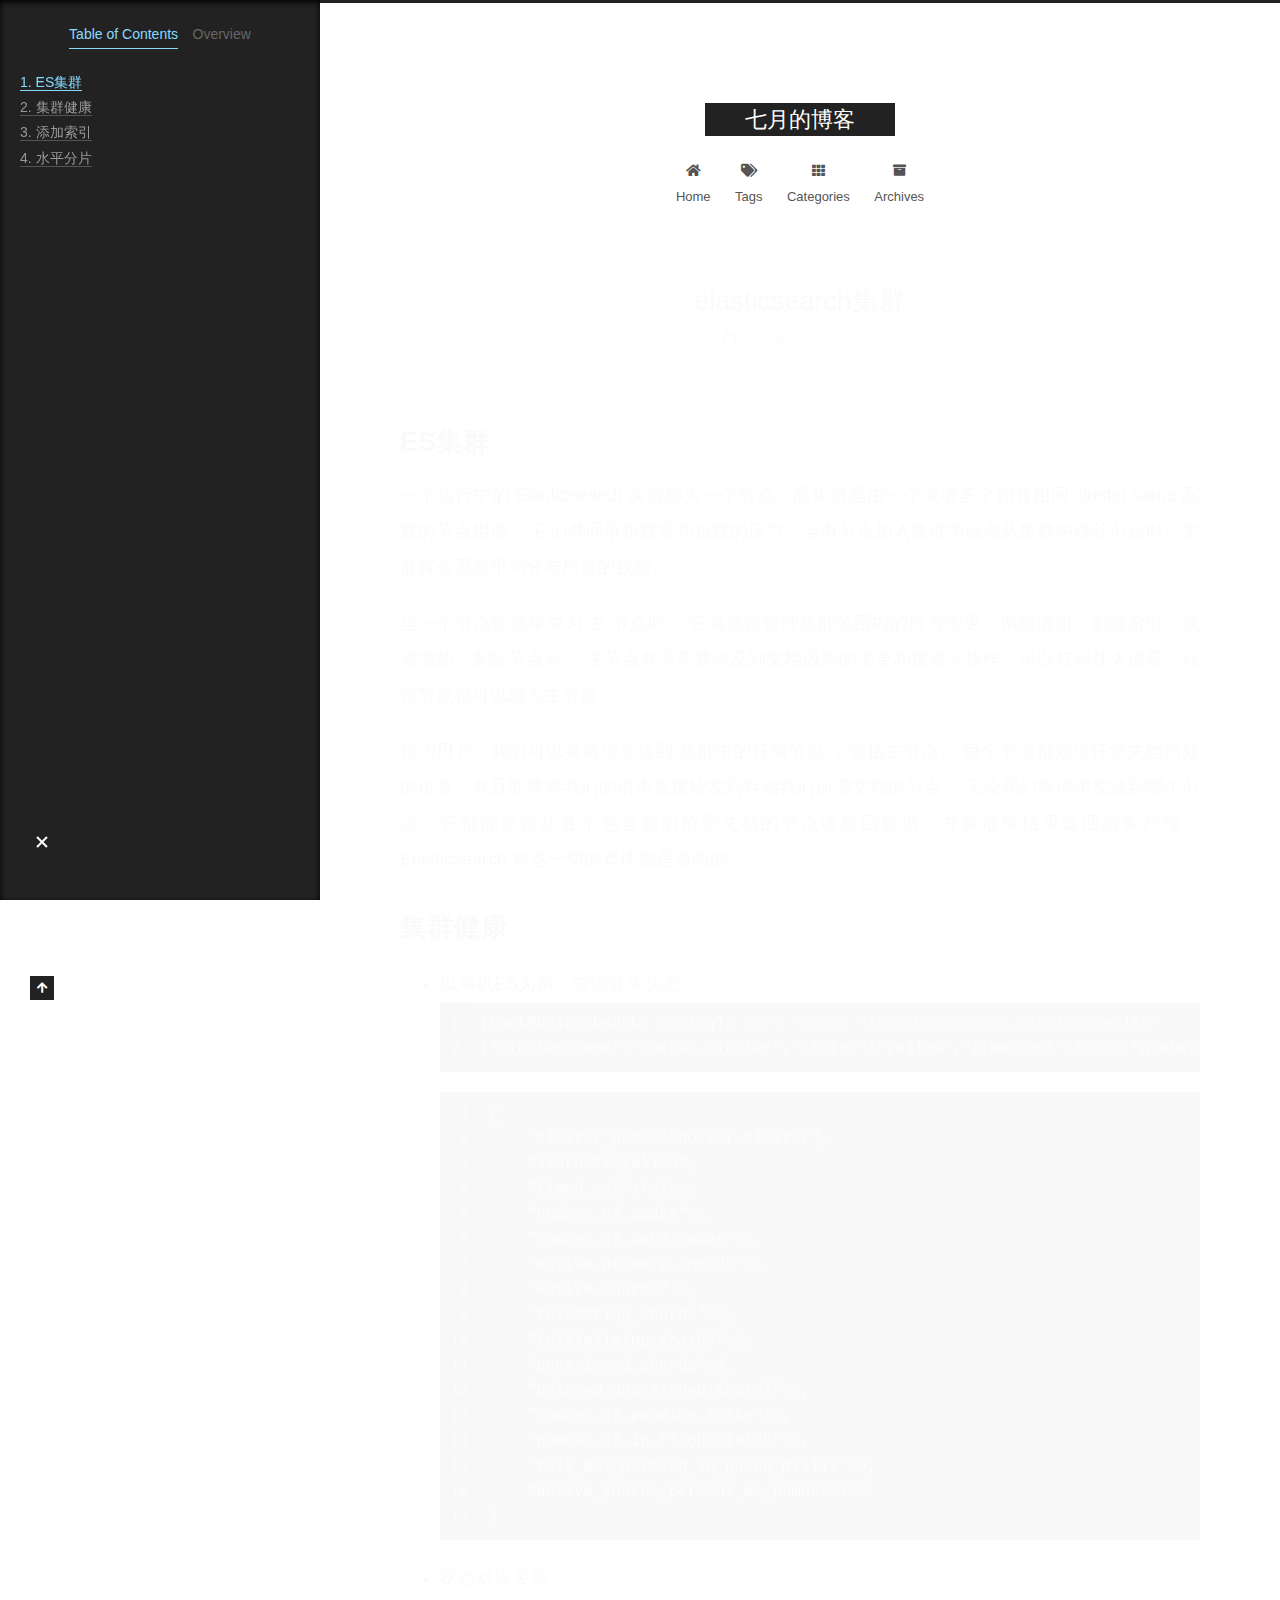
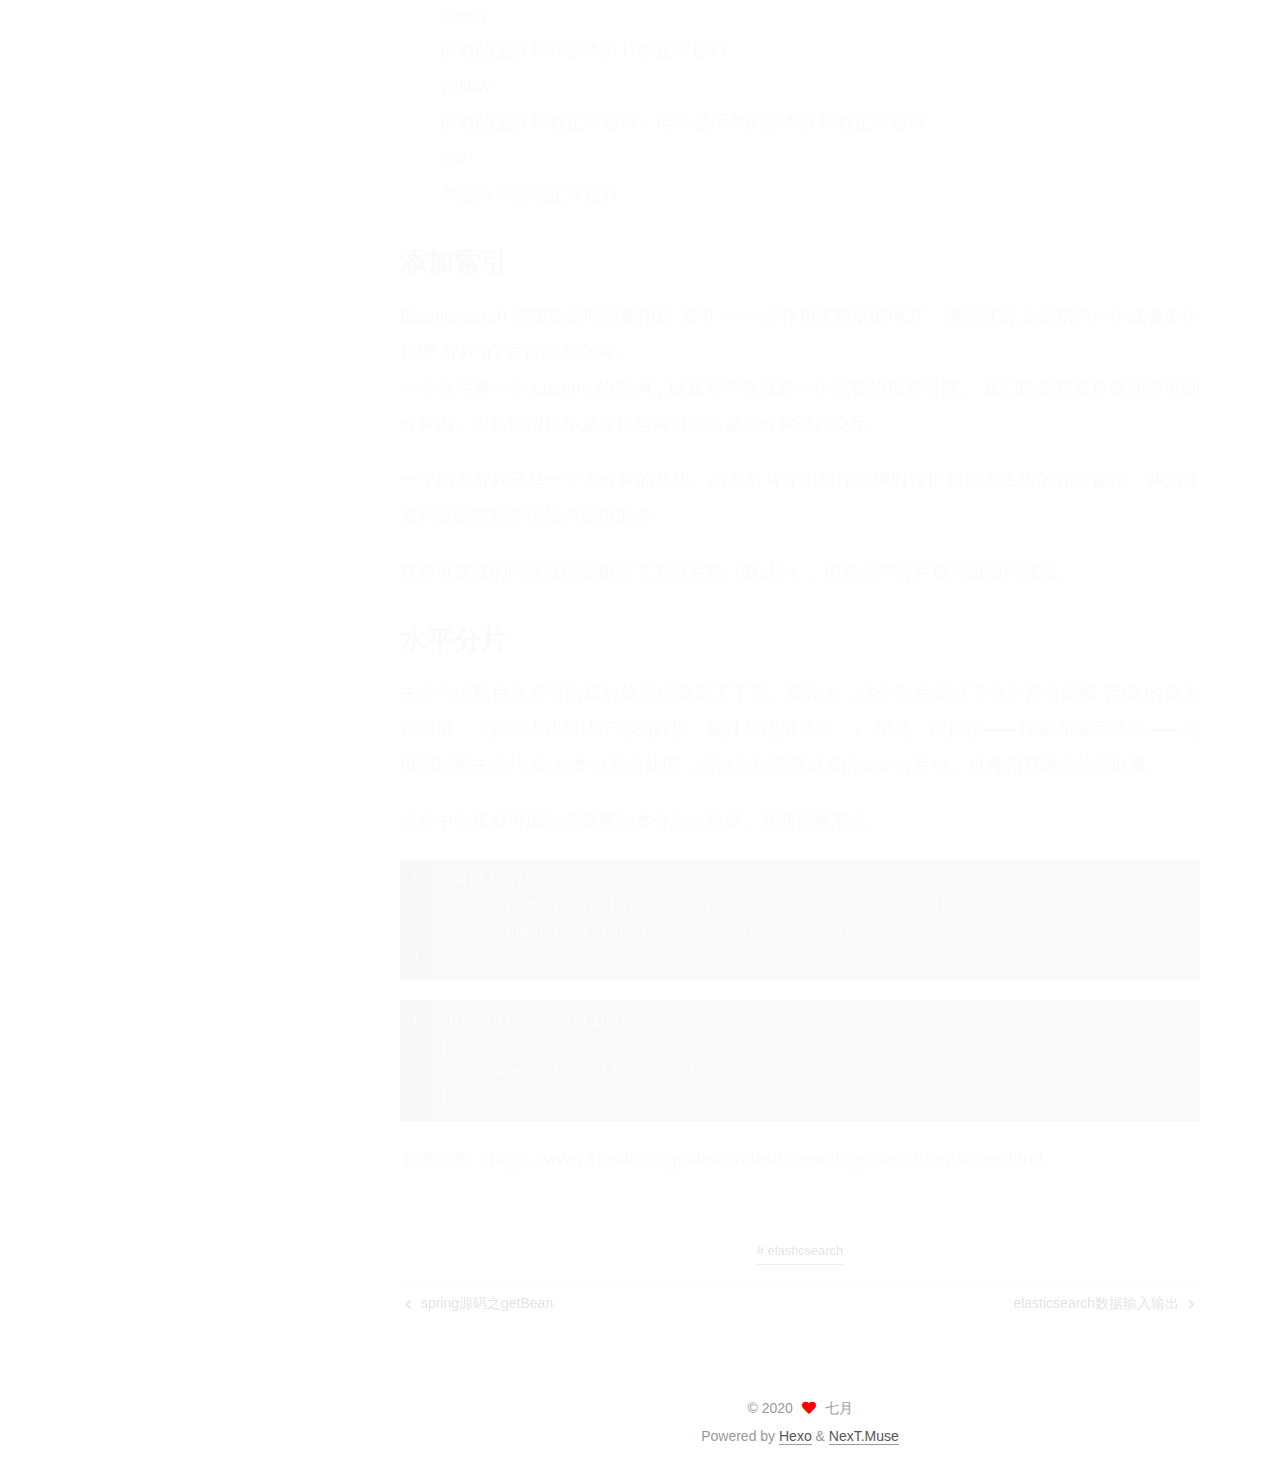
<file: 2020/12/13/elasticsearch集群/index.html>
<!DOCTYPE html>
<html lang="zh-Hans">
<head>
  <meta charset="UTF-8">
<meta name="viewport" content="width=device-width, initial-scale=1, maximum-scale=2">
<meta name="theme-color" content="#222">
<meta name="generator" content="Hexo 5.2.0">
  <link rel="apple-touch-icon" sizes="180x180" href="/images/apple-touch-icon-next.png">
  <link rel="icon" type="image/png" sizes="32x32" href="/images/favicon-32x32-next.png">
  <link rel="icon" type="image/png" sizes="16x16" href="/images/favicon-16x16-next.png">
  <link rel="mask-icon" href="/images/logo.svg" color="#222">

<link rel="stylesheet" href="/css/main.css">


<link rel="stylesheet" href="/lib/font-awesome/css/all.min.css">

<script id="hexo-configurations">
    var NexT = window.NexT || {};
    var CONFIG = {"hostname":"example.com","root":"/","scheme":"Muse","version":"7.8.0","exturl":false,"sidebar":{"position":"left","display":"post","padding":18,"offset":12,"onmobile":false},"copycode":{"enable":false,"show_result":false,"style":null},"back2top":{"enable":true,"sidebar":false,"scrollpercent":false},"bookmark":{"enable":false,"color":"#222","save":"auto"},"fancybox":false,"mediumzoom":false,"lazyload":false,"pangu":false,"comments":{"style":"tabs","active":null,"storage":true,"lazyload":false,"nav":null},"algolia":{"hits":{"per_page":10},"labels":{"input_placeholder":"Search for Posts","hits_empty":"We didn't find any results for the search: ${query}","hits_stats":"${hits} results found in ${time} ms"}},"localsearch":{"enable":false,"trigger":"auto","top_n_per_article":1,"unescape":false,"preload":false},"motion":{"enable":true,"async":false,"transition":{"post_block":"fadeIn","post_header":"slideDownIn","post_body":"slideDownIn","coll_header":"slideLeftIn","sidebar":"slideUpIn"}}};
  </script>

  <meta name="description" content="ES集群一个运行中的 Elasticsearch 实例称为一个节点，而集群是由一个或者多个拥有相同 cluster.name 配置的节点组成， 它们共同承担数据和负载的压力。当有节点加入集群中或者从集群中移除节点时，集群将会重新平均分布所有的数据。 当一个节点被选举成为 主 节点时， 它将负责管理集群范围内的所有变更，例如增加、删除索引，或者增加、删除节点等。 主节点并不需要涉及到文档级别的变更和">
<meta property="og:type" content="article">
<meta property="og:title" content="elasticsearch集群">
<meta property="og:url" content="http://example.com/2020/12/13/elasticsearch%E9%9B%86%E7%BE%A4/index.html">
<meta property="og:site_name" content="七月的博客">
<meta property="og:description" content="ES集群一个运行中的 Elasticsearch 实例称为一个节点，而集群是由一个或者多个拥有相同 cluster.name 配置的节点组成， 它们共同承担数据和负载的压力。当有节点加入集群中或者从集群中移除节点时，集群将会重新平均分布所有的数据。 当一个节点被选举成为 主 节点时， 它将负责管理集群范围内的所有变更，例如增加、删除索引，或者增加、删除节点等。 主节点并不需要涉及到文档级别的变更和">
<meta property="og:locale">
<meta property="article:published_time" content="2020-12-13T08:51:09.000Z">
<meta property="article:modified_time" content="2020-12-13T08:51:29.332Z">
<meta property="article:author" content="七月">
<meta property="article:tag" content="elasticsearch">
<meta name="twitter:card" content="summary">

<link rel="canonical" href="http://example.com/2020/12/13/elasticsearch%E9%9B%86%E7%BE%A4/">


<script id="page-configurations">
  // https://hexo.io/docs/variables.html
  CONFIG.page = {
    sidebar: "",
    isHome : false,
    isPost : true,
    lang   : 'zh-Hans'
  };
</script>

  <title>elasticsearch集群 | 七月的博客</title>
  






  <noscript>
  <style>
  .use-motion .brand,
  .use-motion .menu-item,
  .sidebar-inner,
  .use-motion .post-block,
  .use-motion .pagination,
  .use-motion .comments,
  .use-motion .post-header,
  .use-motion .post-body,
  .use-motion .collection-header { opacity: initial; }

  .use-motion .site-title,
  .use-motion .site-subtitle {
    opacity: initial;
    top: initial;
  }

  .use-motion .logo-line-before i { left: initial; }
  .use-motion .logo-line-after i { right: initial; }
  </style>
</noscript>

</head>

<body itemscope itemtype="http://schema.org/WebPage">
  <div class="container use-motion">
    <div class="headband"></div>

    <header class="header" itemscope itemtype="http://schema.org/WPHeader">
      <div class="header-inner"><div class="site-brand-container">
  <div class="site-nav-toggle">
    <div class="toggle" aria-label="Toggle navigation bar">
      <span class="toggle-line toggle-line-first"></span>
      <span class="toggle-line toggle-line-middle"></span>
      <span class="toggle-line toggle-line-last"></span>
    </div>
  </div>

  <div class="site-meta">

    <a href="/" class="brand" rel="start">
      <span class="logo-line-before"><i></i></span>
      <h1 class="site-title">七月的博客</h1>
      <span class="logo-line-after"><i></i></span>
    </a>
  </div>

  <div class="site-nav-right">
    <div class="toggle popup-trigger">
    </div>
  </div>
</div>




<nav class="site-nav">
  <ul id="menu" class="main-menu menu">
        <li class="menu-item menu-item-home">

    <a href="/" rel="section"><i class="fa fa-home fa-fw"></i>Home</a>

  </li>
        <li class="menu-item menu-item-tags">

    <a href="/tags/" rel="section"><i class="fa fa-tags fa-fw"></i>Tags</a>

  </li>
        <li class="menu-item menu-item-categories">

    <a href="/categories/" rel="section"><i class="fa fa-th fa-fw"></i>Categories</a>

  </li>
        <li class="menu-item menu-item-archives">

    <a href="/archives/" rel="section"><i class="fa fa-archive fa-fw"></i>Archives</a>

  </li>
  </ul>
</nav>




</div>
    </header>

    
  <div class="back-to-top">
    <i class="fa fa-arrow-up"></i>
    <span>0%</span>
  </div>


    <main class="main">
      <div class="main-inner">
        <div class="content-wrap">
          

          <div class="content post posts-expand">
            

    
  
  
  <article itemscope itemtype="http://schema.org/Article" class="post-block" lang="zh-Hans">
    <link itemprop="mainEntityOfPage" href="http://example.com/2020/12/13/elasticsearch%E9%9B%86%E7%BE%A4/">

    <span hidden itemprop="author" itemscope itemtype="http://schema.org/Person">
      <meta itemprop="image" content="/images/timg.jpeg">
      <meta itemprop="name" content="七月">
      <meta itemprop="description" content="">
    </span>

    <span hidden itemprop="publisher" itemscope itemtype="http://schema.org/Organization">
      <meta itemprop="name" content="七月的博客">
    </span>
      <header class="post-header">
        <h1 class="post-title" itemprop="name headline">
          elasticsearch集群
        </h1>

        <div class="post-meta">
            <span class="post-meta-item">
              <span class="post-meta-item-icon">
                <i class="far fa-calendar"></i>
              </span>
              <span class="post-meta-item-text">Posted on</span>
              

              <time title="Created: 2020-12-13 16:51:09 / Modified: 16:51:29" itemprop="dateCreated datePublished" datetime="2020-12-13T16:51:09+08:00">2020-12-13</time>
            </span>

          

        </div>
      </header>

    
    
    
    <div class="post-body" itemprop="articleBody">

      
        <h1 id="ES集群"><a href="#ES集群" class="headerlink" title="ES集群"></a>ES集群</h1><p>一个运行中的 Elasticsearch 实例称为一个节点，而集群是由一个或者多个拥有相同 cluster.name 配置的节点组成， 它们共同承担数据和负载的压力。当有节点加入集群中或者从集群中移除节点时，集群将会重新平均分布所有的数据。</p>
<p>当一个节点被选举成为 主 节点时， 它将负责管理集群范围内的所有变更，例如增加、删除索引，或者增加、删除节点等。 主节点并不需要涉及到文档级别的变更和搜索等操作，所以扛得住大流量，任何节点都可以成为主节点。</p>
<p>作为用户，我们可以将请求发送到 集群中的任何节点 ，包括主节点。 每个节点都知道任意文档所处的位置，并且能够将我们的请求直接转发到存储我们所需文档的节点。 无论我们将请求发送到哪个节点，它都能负责从各个包含我们所需文档的节点收集回数据，并将最终结果返回給客户端。 Elasticsearch 对这一切的管理都是透明的。</p>
<h1 id="集群健康"><a href="#集群健康" class="headerlink" title="集群健康"></a>集群健康</h1><ul>
<li>以单机ES为例，查询健康状态<figure class="highlight bash"><table><tr><td class="gutter"><pre><span class="line">1</span><br><span class="line">2</span><br></pre></td><td class="code"><pre><span class="line">[root@b91bc2ba35bc config]<span class="comment"># curl -X GET &quot;localhost:9200/_cluster/health&quot;</span></span><br><span class="line">&#123;<span class="string">&quot;cluster_name&quot;</span>:<span class="string">&quot;docker-cluster&quot;</span>,<span class="string">&quot;status&quot;</span>:<span class="string">&quot;yellow&quot;</span>,<span class="string">&quot;timed_out&quot;</span>:<span class="literal">false</span>,<span class="string">&quot;number_of_nodes&quot;</span>:1,<span class="string">&quot;number_of_data_nodes&quot;</span>:1,<span class="string">&quot;active_primary_shards&quot;</span>:1,<span class="string">&quot;active_shards&quot;</span>:1,<span class="string">&quot;relocating_shards&quot;</span>:0,<span class="string">&quot;initializing_shards&quot;</span>:0,<span class="string">&quot;unassigned_shards&quot;</span>:1,<span class="string">&quot;delayed_unassigned_shards&quot;</span>:0,<span class="string">&quot;number_of_pending_tasks&quot;</span>:0,<span class="string">&quot;number_of_in_flight_fetch&quot;</span>:0,<span class="string">&quot;task_max_waiting_in_queue_millis&quot;</span>:0,<span class="string">&quot;active_shards_percent_as_number&quot;</span>:50.0&#125;</span><br></pre></td></tr></table></figure>
<figure class="highlight json"><table><tr><td class="gutter"><pre><span class="line">1</span><br><span class="line">2</span><br><span class="line">3</span><br><span class="line">4</span><br><span class="line">5</span><br><span class="line">6</span><br><span class="line">7</span><br><span class="line">8</span><br><span class="line">9</span><br><span class="line">10</span><br><span class="line">11</span><br><span class="line">12</span><br><span class="line">13</span><br><span class="line">14</span><br><span class="line">15</span><br><span class="line">16</span><br><span class="line">17</span><br></pre></td><td class="code"><pre><span class="line">&#123;</span><br><span class="line">    <span class="attr">&quot;cluster_name&quot;</span>:<span class="string">&quot;docker-cluster&quot;</span>,</span><br><span class="line">    <span class="attr">&quot;status&quot;</span>:<span class="string">&quot;yellow&quot;</span>,</span><br><span class="line">    <span class="attr">&quot;timed_out&quot;</span>:<span class="literal">false</span>,</span><br><span class="line">    <span class="attr">&quot;number_of_nodes&quot;</span>:<span class="number">1</span>,</span><br><span class="line">    <span class="attr">&quot;number_of_data_nodes&quot;</span>:<span class="number">1</span>,</span><br><span class="line">    <span class="attr">&quot;active_primary_shards&quot;</span>:<span class="number">1</span>,</span><br><span class="line">    <span class="attr">&quot;active_shards&quot;</span>:<span class="number">1</span>,</span><br><span class="line">    <span class="attr">&quot;relocating_shards&quot;</span>:<span class="number">0</span>,</span><br><span class="line">    <span class="attr">&quot;initializing_shards&quot;</span>:<span class="number">0</span>,</span><br><span class="line">    <span class="attr">&quot;unassigned_shards&quot;</span>:<span class="number">1</span>,</span><br><span class="line">    <span class="attr">&quot;delayed_unassigned_shards&quot;</span>:<span class="number">0</span>,</span><br><span class="line">    <span class="attr">&quot;number_of_pending_tasks&quot;</span>:<span class="number">0</span>,</span><br><span class="line">    <span class="attr">&quot;number_of_in_flight_fetch&quot;</span>:<span class="number">0</span>,</span><br><span class="line">    <span class="attr">&quot;task_max_waiting_in_queue_millis&quot;</span>:<span class="number">0</span>,</span><br><span class="line">    <span class="attr">&quot;active_shards_percent_as_number&quot;</span>:<span class="number">50</span></span><br><span class="line">&#125;</span><br></pre></td></tr></table></figure></li>
<li>状态对应关系<br>green<br>所有的主分片和副本分片都正常运行。<br>yellow<br>所有的主分片都正常运行，但不是所有的副本分片都正常运行。<br>red<br>有主分片没能正常运行。</li>
</ul>
<h1 id="添加索引"><a href="#添加索引" class="headerlink" title="添加索引"></a>添加索引</h1><p>Elasticsearch 添加数据时需要用到 索引 —— 保存相关数据的地方。 索引实际上是指向一个或者多个物理 分片 的 逻辑命名空间 。<br>一个分片是一个 Lucene 的实例，以及它本身就是一个完整的搜索引擎。 我们的文档被存储和索引到分片内，但是应用程序是直接与索引而不是与分片进行交互。</p>
<p>一个副本分片只是一个主分片的拷贝。副本分片作为硬件故障时保护数据不丢失的冗余备份，并为搜索和返回文档等读操作提供服务。</p>
<p>在索引建立的时候就已经确定了主分片数（默认5），但是副本分片数可以随时修改。</p>
<h1 id="水平分片"><a href="#水平分片" class="headerlink" title="水平分片"></a>水平分片</h1><p>主分片的数目在索引创建时就已经确定了下来。实际上，这个数目定义了这个索引能够 存储 的最大数据量。（实际大小取决于你的数据、硬件和使用场景。） 但是，读操作——搜索和返回数据——可以同时被主分片 或 副本分片所处理，所以当你拥有越多的副本分片时，也将拥有越高的吞吐量。</p>
<p>运行中的集群可以动态调整副本分片的数量，从而拓展节点</p>
<figure class="highlight bash"><table><tr><td class="gutter"><pre><span class="line">1</span><br><span class="line">2</span><br><span class="line">3</span><br><span class="line">4</span><br></pre></td><td class="code"><pre><span class="line"><span class="string">&quot;settings&quot;</span>: &#123;</span><br><span class="line">      <span class="string">&quot;number_of_shards&quot;</span>: 12,<span class="comment">#分片个数，在创建索引不指定时 默认为 5；</span></span><br><span class="line">      <span class="string">&quot;number_of_replicas&quot;</span>: 1 <span class="comment">#数据副本，一般设置为1；</span></span><br><span class="line">    &#125;</span><br></pre></td></tr></table></figure>

<figure class="highlight bash"><table><tr><td class="gutter"><pre><span class="line">1</span><br><span class="line">2</span><br><span class="line">3</span><br><span class="line">4</span><br></pre></td><td class="code"><pre><span class="line">PUT /blogs/_settings</span><br><span class="line">&#123;</span><br><span class="line">   <span class="string">&quot;number_of_replicas&quot;</span> : 2</span><br><span class="line">&#125;</span><br></pre></td></tr></table></figure>

<p>参考文档：<a target="_blank" rel="noopener" href="https://www.elastic.co/guide/cn/elasticsearch/guide/current/index.html">https://www.elastic.co/guide/cn/elasticsearch/guide/current/index.html</a></p>

    </div>

    
    
    

      <footer class="post-footer">
          <div class="post-tags">
              <a href="/tags/elasticsearch/" rel="tag"># elasticsearch</a>
          </div>

        


        
    <div class="post-nav">
      <div class="post-nav-item">
    <a href="/2020/12/13/spring%E6%BA%90%E7%A0%81%E4%B9%8BgetBean/" rel="prev" title="spring源码之getBean">
      <i class="fa fa-chevron-left"></i> spring源码之getBean
    </a></div>
      <div class="post-nav-item">
    <a href="/2020/12/13/elasticsearch%E6%95%B0%E6%8D%AE%E8%BE%93%E5%85%A5%E8%BE%93%E5%87%BA/" rel="next" title="elasticsearch数据输入输出">
      elasticsearch数据输入输出 <i class="fa fa-chevron-right"></i>
    </a></div>
    </div>
      </footer>
    
  </article>
  
  
  



          </div>
          

<script>
  window.addEventListener('tabs:register', () => {
    let { activeClass } = CONFIG.comments;
    if (CONFIG.comments.storage) {
      activeClass = localStorage.getItem('comments_active') || activeClass;
    }
    if (activeClass) {
      let activeTab = document.querySelector(`a[href="#comment-${activeClass}"]`);
      if (activeTab) {
        activeTab.click();
      }
    }
  });
  if (CONFIG.comments.storage) {
    window.addEventListener('tabs:click', event => {
      if (!event.target.matches('.tabs-comment .tab-content .tab-pane')) return;
      let commentClass = event.target.classList[1];
      localStorage.setItem('comments_active', commentClass);
    });
  }
</script>

        </div>
          
  
  <div class="toggle sidebar-toggle">
    <span class="toggle-line toggle-line-first"></span>
    <span class="toggle-line toggle-line-middle"></span>
    <span class="toggle-line toggle-line-last"></span>
  </div>

  <aside class="sidebar">
    <div class="sidebar-inner">

      <ul class="sidebar-nav motion-element">
        <li class="sidebar-nav-toc">
          Table of Contents
        </li>
        <li class="sidebar-nav-overview">
          Overview
        </li>
      </ul>

      <!--noindex-->
      <div class="post-toc-wrap sidebar-panel">
          <div class="post-toc motion-element"><ol class="nav"><li class="nav-item nav-level-1"><a class="nav-link" href="#ES%E9%9B%86%E7%BE%A4"><span class="nav-number">1.</span> <span class="nav-text">ES集群</span></a></li><li class="nav-item nav-level-1"><a class="nav-link" href="#%E9%9B%86%E7%BE%A4%E5%81%A5%E5%BA%B7"><span class="nav-number">2.</span> <span class="nav-text">集群健康</span></a></li><li class="nav-item nav-level-1"><a class="nav-link" href="#%E6%B7%BB%E5%8A%A0%E7%B4%A2%E5%BC%95"><span class="nav-number">3.</span> <span class="nav-text">添加索引</span></a></li><li class="nav-item nav-level-1"><a class="nav-link" href="#%E6%B0%B4%E5%B9%B3%E5%88%86%E7%89%87"><span class="nav-number">4.</span> <span class="nav-text">水平分片</span></a></li></ol></div>
      </div>
      <!--/noindex-->

      <div class="site-overview-wrap sidebar-panel">
        <div class="site-author motion-element" itemprop="author" itemscope itemtype="http://schema.org/Person">
    <img class="site-author-image" itemprop="image" alt="七月"
      src="/images/timg.jpeg">
  <p class="site-author-name" itemprop="name">七月</p>
  <div class="site-description" itemprop="description"></div>
</div>
<div class="site-state-wrap motion-element">
  <nav class="site-state">
      <div class="site-state-item site-state-posts">
          <a href="/archives/">
        
          <span class="site-state-item-count">6</span>
          <span class="site-state-item-name">posts</span>
        </a>
      </div>
      <div class="site-state-item site-state-tags">
        <span class="site-state-item-count">3</span>
        <span class="site-state-item-name">tags</span>
      </div>
  </nav>
</div>



      </div>

    </div>
  </aside>
  <div id="sidebar-dimmer"></div>


      </div>
    </main>

    <footer class="footer">
      <div class="footer-inner">
        

        

<div class="copyright">
  
  &copy; 
  <span itemprop="copyrightYear">2020</span>
  <span class="with-love">
    <i class="fa fa-heart"></i>
  </span>
  <span class="author" itemprop="copyrightHolder">七月</span>
</div>
  <div class="powered-by">Powered by <a href="https://hexo.io/" class="theme-link" rel="noopener" target="_blank">Hexo</a> & <a href="https://muse.theme-next.org/" class="theme-link" rel="noopener" target="_blank">NexT.Muse</a>
  </div>

        








      </div>
    </footer>
  </div>

  
  <script src="/lib/anime.min.js"></script>
  <script src="/lib/velocity/velocity.min.js"></script>
  <script src="/lib/velocity/velocity.ui.min.js"></script>

<script src="/js/utils.js"></script>

<script src="/js/motion.js"></script>


<script src="/js/schemes/muse.js"></script>


<script src="/js/next-boot.js"></script>




  















  

  

</body>
</html>
</file>
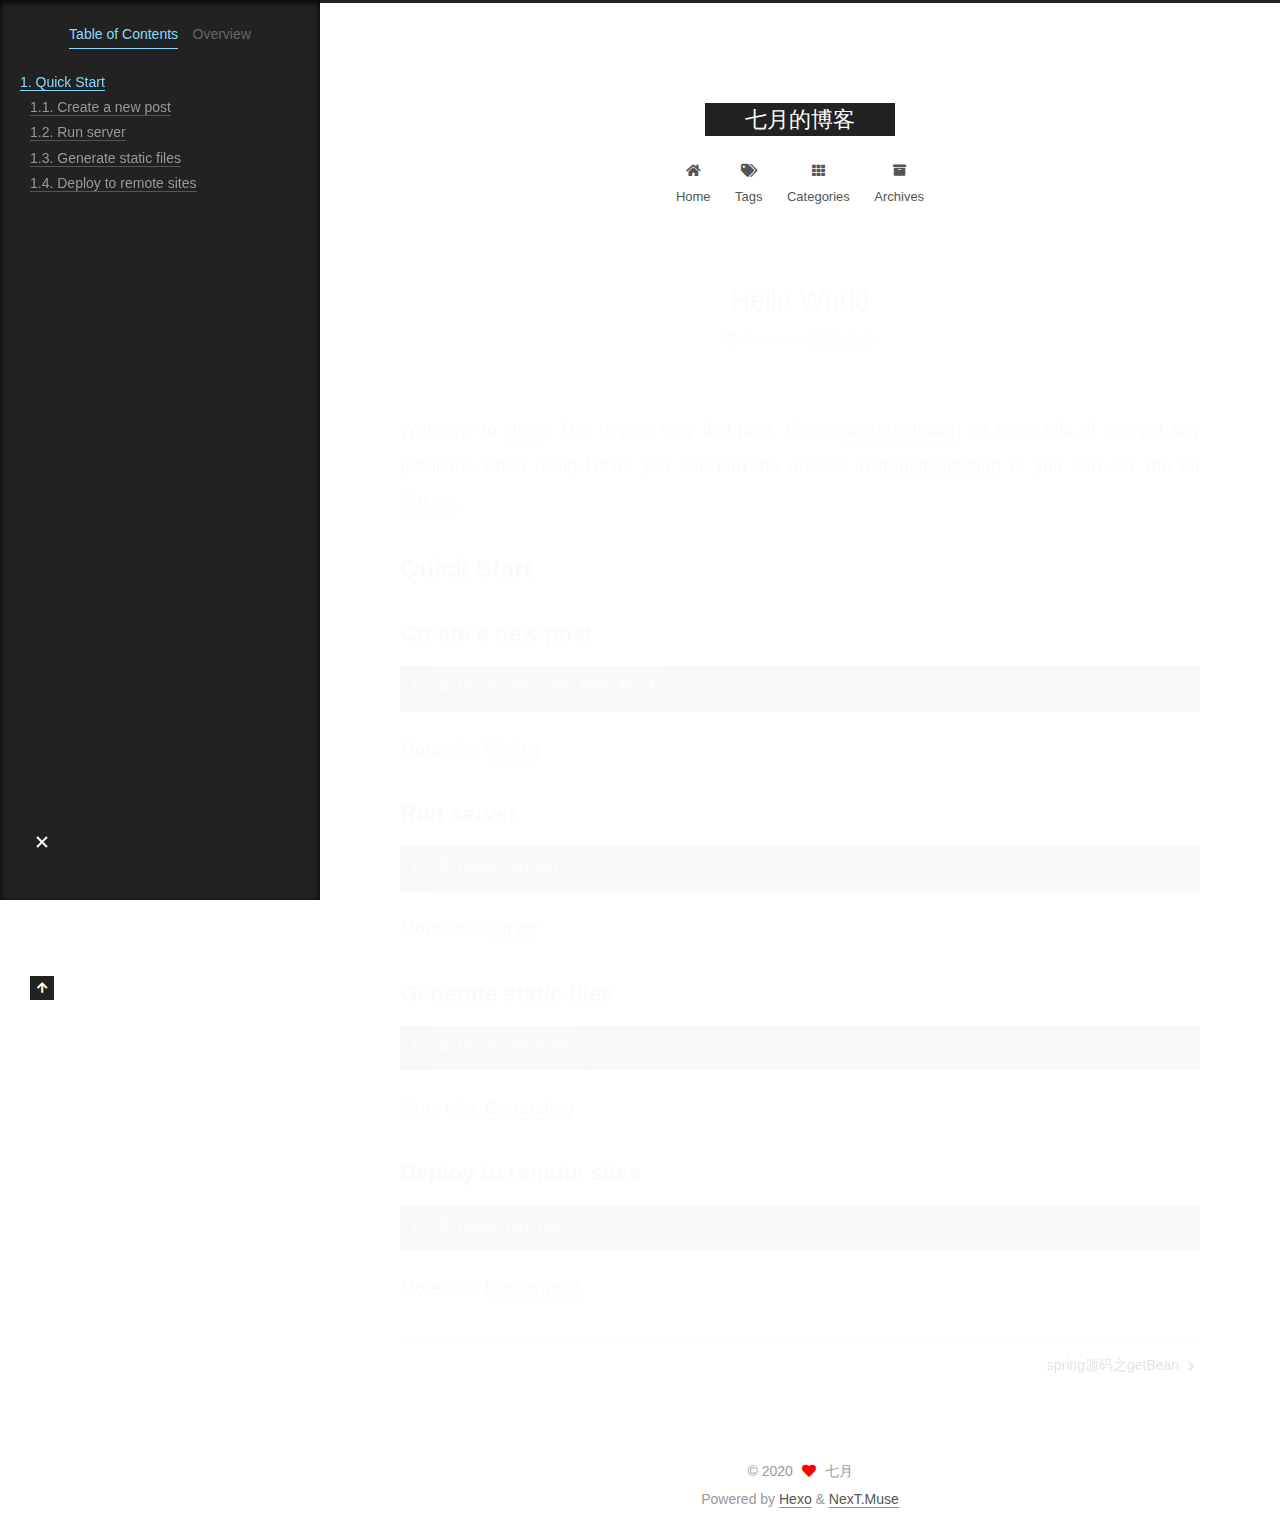
<file: 2020/12/13/hello-world/index.html>
<!DOCTYPE html>
<html lang="zh-Hans">
<head>
  <meta charset="UTF-8">
<meta name="viewport" content="width=device-width, initial-scale=1, maximum-scale=2">
<meta name="theme-color" content="#222">
<meta name="generator" content="Hexo 5.2.0">
  <link rel="apple-touch-icon" sizes="180x180" href="/images/apple-touch-icon-next.png">
  <link rel="icon" type="image/png" sizes="32x32" href="/images/favicon-32x32-next.png">
  <link rel="icon" type="image/png" sizes="16x16" href="/images/favicon-16x16-next.png">
  <link rel="mask-icon" href="/images/logo.svg" color="#222">

<link rel="stylesheet" href="/css/main.css">


<link rel="stylesheet" href="/lib/font-awesome/css/all.min.css">

<script id="hexo-configurations">
    var NexT = window.NexT || {};
    var CONFIG = {"hostname":"example.com","root":"/","scheme":"Muse","version":"7.8.0","exturl":false,"sidebar":{"position":"left","display":"post","padding":18,"offset":12,"onmobile":false},"copycode":{"enable":false,"show_result":false,"style":null},"back2top":{"enable":true,"sidebar":false,"scrollpercent":false},"bookmark":{"enable":false,"color":"#222","save":"auto"},"fancybox":false,"mediumzoom":false,"lazyload":false,"pangu":false,"comments":{"style":"tabs","active":null,"storage":true,"lazyload":false,"nav":null},"algolia":{"hits":{"per_page":10},"labels":{"input_placeholder":"Search for Posts","hits_empty":"We didn't find any results for the search: ${query}","hits_stats":"${hits} results found in ${time} ms"}},"localsearch":{"enable":false,"trigger":"auto","top_n_per_article":1,"unescape":false,"preload":false},"motion":{"enable":true,"async":false,"transition":{"post_block":"fadeIn","post_header":"slideDownIn","post_body":"slideDownIn","coll_header":"slideLeftIn","sidebar":"slideUpIn"}}};
  </script>

  <meta name="description" content="Welcome to Hexo! This is your very first post. Check documentation for more info. If you get any problems when using Hexo, you can find the answer in troubleshooting or you can ask me on GitHub.">
<meta property="og:type" content="article">
<meta property="og:title" content="Hello World">
<meta property="og:url" content="http://example.com/2020/12/13/hello-world/index.html">
<meta property="og:site_name" content="七月的博客">
<meta property="og:description" content="Welcome to Hexo! This is your very first post. Check documentation for more info. If you get any problems when using Hexo, you can find the answer in troubleshooting or you can ask me on GitHub.">
<meta property="og:locale">
<meta property="article:published_time" content="2020-12-13T07:29:11.144Z">
<meta property="article:modified_time" content="2020-12-13T08:41:18.075Z">
<meta property="article:author" content="七月">
<meta name="twitter:card" content="summary">

<link rel="canonical" href="http://example.com/2020/12/13/hello-world/">


<script id="page-configurations">
  // https://hexo.io/docs/variables.html
  CONFIG.page = {
    sidebar: "",
    isHome : false,
    isPost : true,
    lang   : 'zh-Hans'
  };
</script>

  <title>Hello World | 七月的博客</title>
  






  <noscript>
  <style>
  .use-motion .brand,
  .use-motion .menu-item,
  .sidebar-inner,
  .use-motion .post-block,
  .use-motion .pagination,
  .use-motion .comments,
  .use-motion .post-header,
  .use-motion .post-body,
  .use-motion .collection-header { opacity: initial; }

  .use-motion .site-title,
  .use-motion .site-subtitle {
    opacity: initial;
    top: initial;
  }

  .use-motion .logo-line-before i { left: initial; }
  .use-motion .logo-line-after i { right: initial; }
  </style>
</noscript>

</head>

<body itemscope itemtype="http://schema.org/WebPage">
  <div class="container use-motion">
    <div class="headband"></div>

    <header class="header" itemscope itemtype="http://schema.org/WPHeader">
      <div class="header-inner"><div class="site-brand-container">
  <div class="site-nav-toggle">
    <div class="toggle" aria-label="Toggle navigation bar">
      <span class="toggle-line toggle-line-first"></span>
      <span class="toggle-line toggle-line-middle"></span>
      <span class="toggle-line toggle-line-last"></span>
    </div>
  </div>

  <div class="site-meta">

    <a href="/" class="brand" rel="start">
      <span class="logo-line-before"><i></i></span>
      <h1 class="site-title">七月的博客</h1>
      <span class="logo-line-after"><i></i></span>
    </a>
  </div>

  <div class="site-nav-right">
    <div class="toggle popup-trigger">
    </div>
  </div>
</div>




<nav class="site-nav">
  <ul id="menu" class="main-menu menu">
        <li class="menu-item menu-item-home">

    <a href="/" rel="section"><i class="fa fa-home fa-fw"></i>Home</a>

  </li>
        <li class="menu-item menu-item-tags">

    <a href="/tags/" rel="section"><i class="fa fa-tags fa-fw"></i>Tags</a>

  </li>
        <li class="menu-item menu-item-categories">

    <a href="/categories/" rel="section"><i class="fa fa-th fa-fw"></i>Categories</a>

  </li>
        <li class="menu-item menu-item-archives">

    <a href="/archives/" rel="section"><i class="fa fa-archive fa-fw"></i>Archives</a>

  </li>
  </ul>
</nav>




</div>
    </header>

    
  <div class="back-to-top">
    <i class="fa fa-arrow-up"></i>
    <span>0%</span>
  </div>


    <main class="main">
      <div class="main-inner">
        <div class="content-wrap">
          

          <div class="content post posts-expand">
            

    
  
  
  <article itemscope itemtype="http://schema.org/Article" class="post-block" lang="zh-Hans">
    <link itemprop="mainEntityOfPage" href="http://example.com/2020/12/13/hello-world/">

    <span hidden itemprop="author" itemscope itemtype="http://schema.org/Person">
      <meta itemprop="image" content="/images/timg.jpeg">
      <meta itemprop="name" content="七月">
      <meta itemprop="description" content="">
    </span>

    <span hidden itemprop="publisher" itemscope itemtype="http://schema.org/Organization">
      <meta itemprop="name" content="七月的博客">
    </span>
      <header class="post-header">
        <h1 class="post-title" itemprop="name headline">
          Hello World
        </h1>

        <div class="post-meta">
            <span class="post-meta-item">
              <span class="post-meta-item-icon">
                <i class="far fa-calendar"></i>
              </span>
              <span class="post-meta-item-text">Posted on</span>
              

              <time title="Created: 2020-12-13 15:29:11 / Modified: 16:41:18" itemprop="dateCreated datePublished" datetime="2020-12-13T15:29:11+08:00">2020-12-13</time>
            </span>

          

        </div>
      </header>

    
    
    
    <div class="post-body" itemprop="articleBody">

      
        <p>Welcome to <a target="_blank" rel="noopener" href="https://hexo.io/">Hexo</a>! This is your very first post. Check <a target="_blank" rel="noopener" href="https://hexo.io/docs/">documentation</a> for more info. If you get any problems when using Hexo, you can find the answer in <a target="_blank" rel="noopener" href="https://hexo.io/docs/troubleshooting.html">troubleshooting</a> or you can ask me on <a target="_blank" rel="noopener" href="https://github.com/hexojs/hexo/issues">GitHub</a>.</p>
<a id="more"></a>

<h2 id="Quick-Start"><a href="#Quick-Start" class="headerlink" title="Quick Start"></a>Quick Start</h2><h3 id="Create-a-new-post"><a href="#Create-a-new-post" class="headerlink" title="Create a new post"></a>Create a new post</h3><figure class="highlight bash"><table><tr><td class="gutter"><pre><span class="line">1</span><br></pre></td><td class="code"><pre><span class="line">$ hexo new <span class="string">&quot;My New Post&quot;</span></span><br></pre></td></tr></table></figure>

<p>More info: <a target="_blank" rel="noopener" href="https://hexo.io/docs/writing.html">Writing</a></p>
<h3 id="Run-server"><a href="#Run-server" class="headerlink" title="Run server"></a>Run server</h3><figure class="highlight bash"><table><tr><td class="gutter"><pre><span class="line">1</span><br></pre></td><td class="code"><pre><span class="line">$ hexo server</span><br></pre></td></tr></table></figure>

<p>More info: <a target="_blank" rel="noopener" href="https://hexo.io/docs/server.html">Server</a></p>
<h3 id="Generate-static-files"><a href="#Generate-static-files" class="headerlink" title="Generate static files"></a>Generate static files</h3><figure class="highlight bash"><table><tr><td class="gutter"><pre><span class="line">1</span><br></pre></td><td class="code"><pre><span class="line">$ hexo generate</span><br></pre></td></tr></table></figure>

<p>More info: <a target="_blank" rel="noopener" href="https://hexo.io/docs/generating.html">Generating</a></p>
<h3 id="Deploy-to-remote-sites"><a href="#Deploy-to-remote-sites" class="headerlink" title="Deploy to remote sites"></a>Deploy to remote sites</h3><figure class="highlight bash"><table><tr><td class="gutter"><pre><span class="line">1</span><br></pre></td><td class="code"><pre><span class="line">$ hexo deploy</span><br></pre></td></tr></table></figure>

<p>More info: <a target="_blank" rel="noopener" href="https://hexo.io/docs/one-command-deployment.html">Deployment</a></p>

    </div>

    
    
    

      <footer class="post-footer">

        


        
    <div class="post-nav">
      <div class="post-nav-item"></div>
      <div class="post-nav-item">
    <a href="/2020/12/13/spring%E6%BA%90%E7%A0%81%E4%B9%8BgetBean/" rel="next" title="spring源码之getBean">
      spring源码之getBean <i class="fa fa-chevron-right"></i>
    </a></div>
    </div>
      </footer>
    
  </article>
  
  
  



          </div>
          

<script>
  window.addEventListener('tabs:register', () => {
    let { activeClass } = CONFIG.comments;
    if (CONFIG.comments.storage) {
      activeClass = localStorage.getItem('comments_active') || activeClass;
    }
    if (activeClass) {
      let activeTab = document.querySelector(`a[href="#comment-${activeClass}"]`);
      if (activeTab) {
        activeTab.click();
      }
    }
  });
  if (CONFIG.comments.storage) {
    window.addEventListener('tabs:click', event => {
      if (!event.target.matches('.tabs-comment .tab-content .tab-pane')) return;
      let commentClass = event.target.classList[1];
      localStorage.setItem('comments_active', commentClass);
    });
  }
</script>

        </div>
          
  
  <div class="toggle sidebar-toggle">
    <span class="toggle-line toggle-line-first"></span>
    <span class="toggle-line toggle-line-middle"></span>
    <span class="toggle-line toggle-line-last"></span>
  </div>

  <aside class="sidebar">
    <div class="sidebar-inner">

      <ul class="sidebar-nav motion-element">
        <li class="sidebar-nav-toc">
          Table of Contents
        </li>
        <li class="sidebar-nav-overview">
          Overview
        </li>
      </ul>

      <!--noindex-->
      <div class="post-toc-wrap sidebar-panel">
          <div class="post-toc motion-element"><ol class="nav"><li class="nav-item nav-level-2"><a class="nav-link" href="#Quick-Start"><span class="nav-number">1.</span> <span class="nav-text">Quick Start</span></a><ol class="nav-child"><li class="nav-item nav-level-3"><a class="nav-link" href="#Create-a-new-post"><span class="nav-number">1.1.</span> <span class="nav-text">Create a new post</span></a></li><li class="nav-item nav-level-3"><a class="nav-link" href="#Run-server"><span class="nav-number">1.2.</span> <span class="nav-text">Run server</span></a></li><li class="nav-item nav-level-3"><a class="nav-link" href="#Generate-static-files"><span class="nav-number">1.3.</span> <span class="nav-text">Generate static files</span></a></li><li class="nav-item nav-level-3"><a class="nav-link" href="#Deploy-to-remote-sites"><span class="nav-number">1.4.</span> <span class="nav-text">Deploy to remote sites</span></a></li></ol></li></ol></div>
      </div>
      <!--/noindex-->

      <div class="site-overview-wrap sidebar-panel">
        <div class="site-author motion-element" itemprop="author" itemscope itemtype="http://schema.org/Person">
    <img class="site-author-image" itemprop="image" alt="七月"
      src="/images/timg.jpeg">
  <p class="site-author-name" itemprop="name">七月</p>
  <div class="site-description" itemprop="description"></div>
</div>
<div class="site-state-wrap motion-element">
  <nav class="site-state">
      <div class="site-state-item site-state-posts">
          <a href="/archives/">
        
          <span class="site-state-item-count">6</span>
          <span class="site-state-item-name">posts</span>
        </a>
      </div>
      <div class="site-state-item site-state-tags">
        <span class="site-state-item-count">3</span>
        <span class="site-state-item-name">tags</span>
      </div>
  </nav>
</div>



      </div>

    </div>
  </aside>
  <div id="sidebar-dimmer"></div>


      </div>
    </main>

    <footer class="footer">
      <div class="footer-inner">
        

        

<div class="copyright">
  
  &copy; 
  <span itemprop="copyrightYear">2020</span>
  <span class="with-love">
    <i class="fa fa-heart"></i>
  </span>
  <span class="author" itemprop="copyrightHolder">七月</span>
</div>
  <div class="powered-by">Powered by <a href="https://hexo.io/" class="theme-link" rel="noopener" target="_blank">Hexo</a> & <a href="https://muse.theme-next.org/" class="theme-link" rel="noopener" target="_blank">NexT.Muse</a>
  </div>

        








      </div>
    </footer>
  </div>

  
  <script src="/lib/anime.min.js"></script>
  <script src="/lib/velocity/velocity.min.js"></script>
  <script src="/lib/velocity/velocity.ui.min.js"></script>

<script src="/js/utils.js"></script>

<script src="/js/motion.js"></script>


<script src="/js/schemes/muse.js"></script>


<script src="/js/next-boot.js"></script>




  















  

  

</body>
</html>
</file>
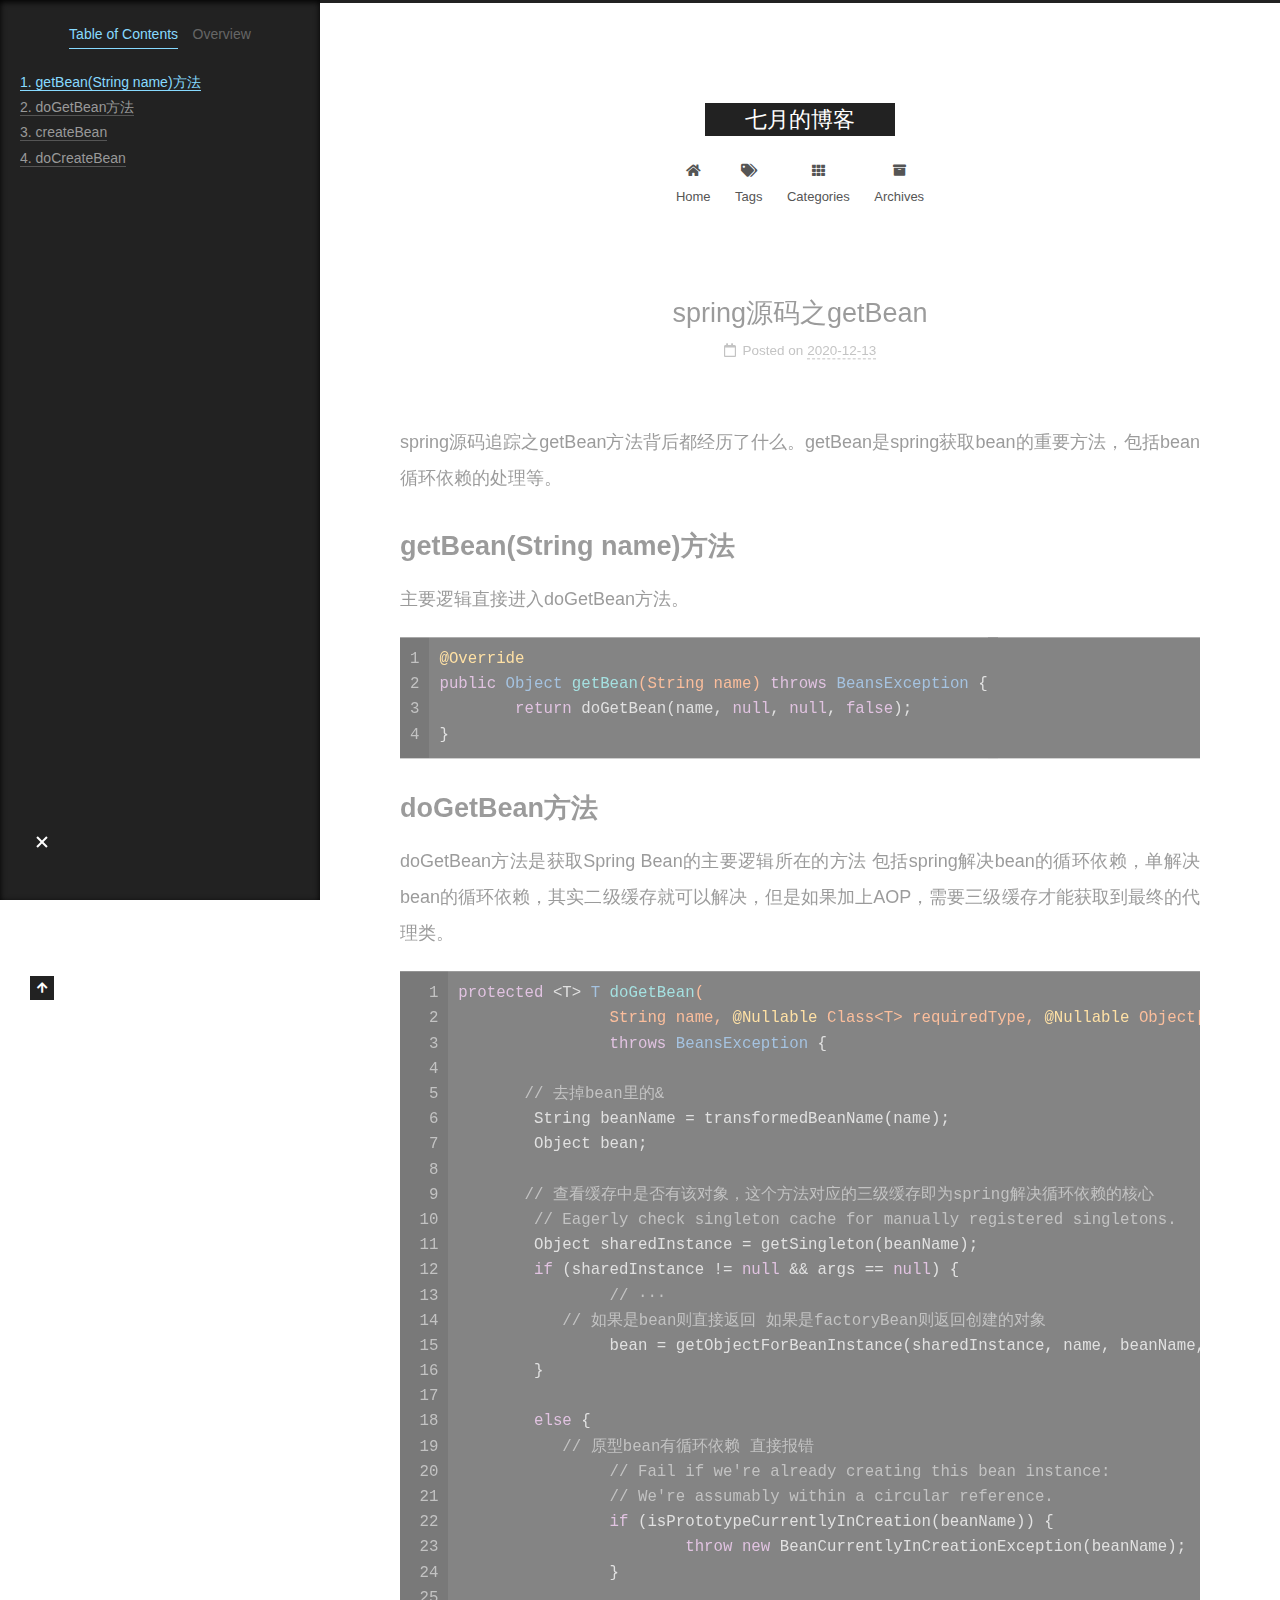
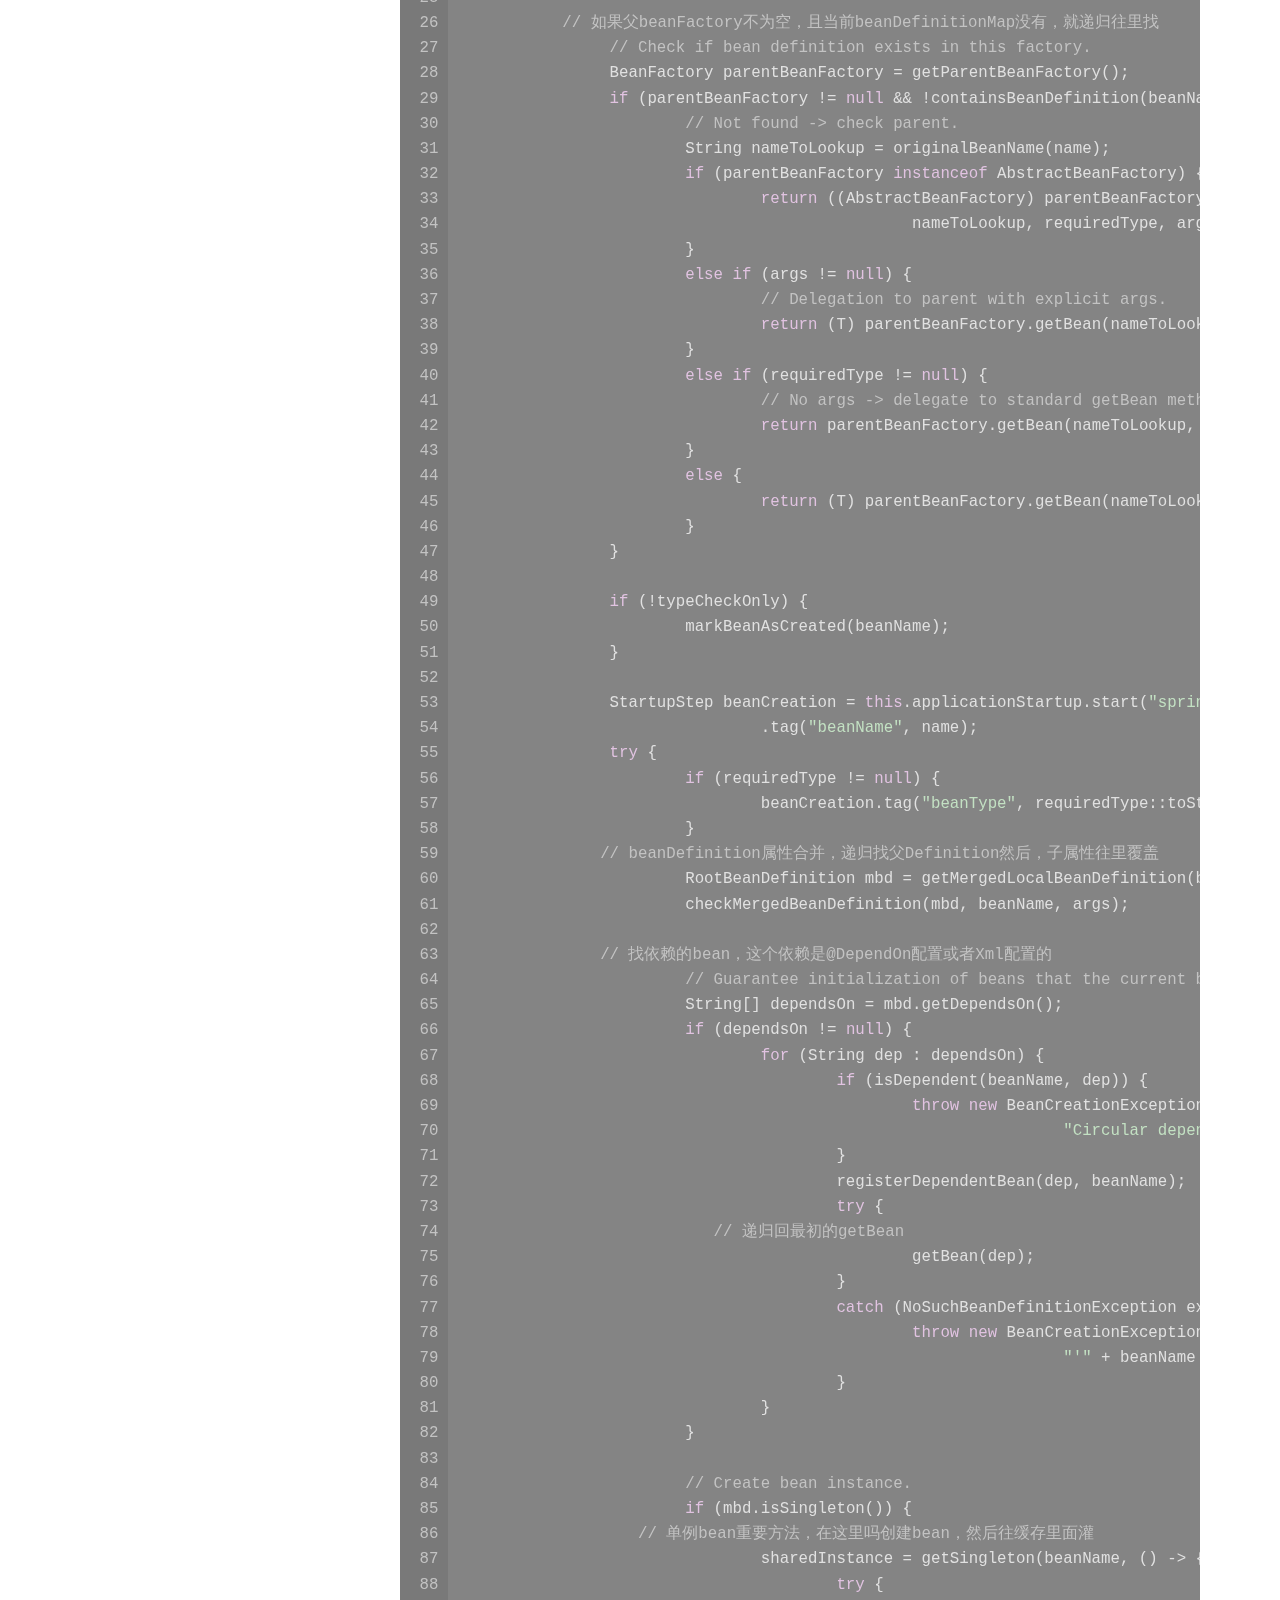
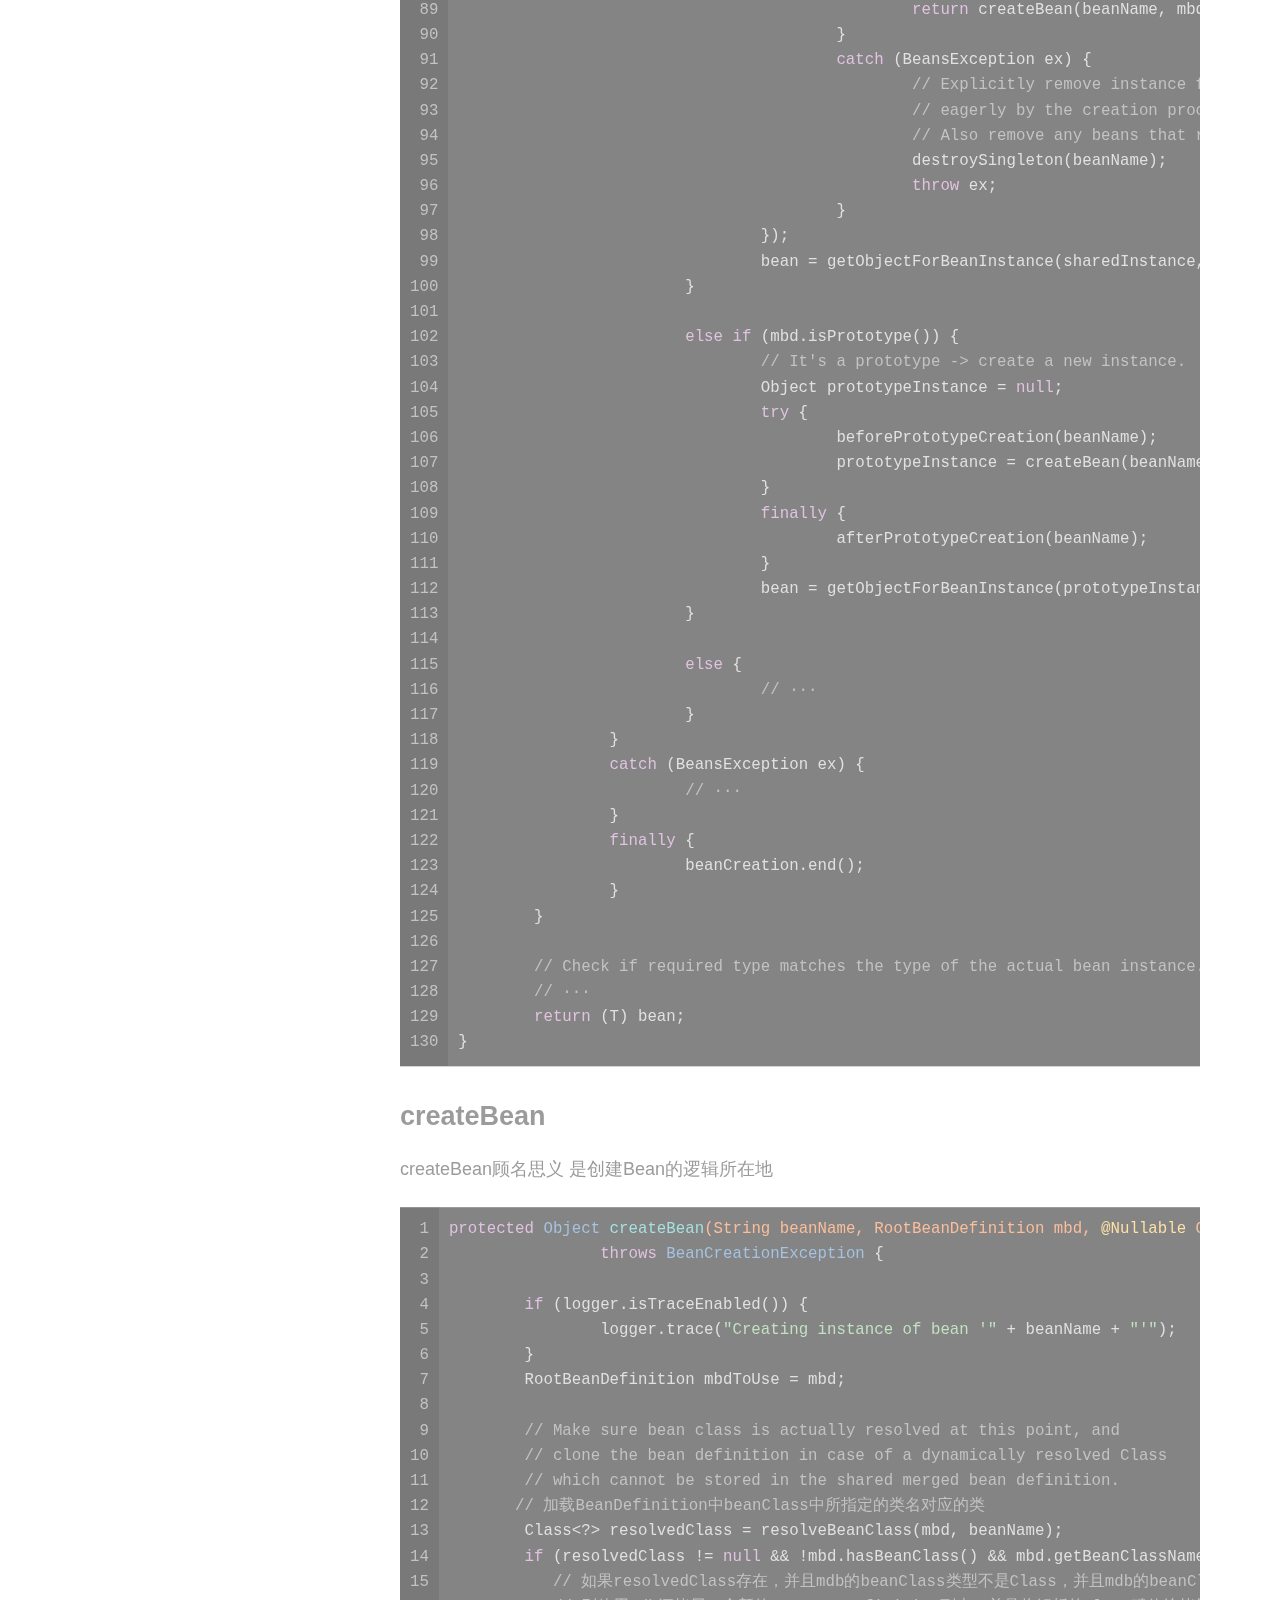
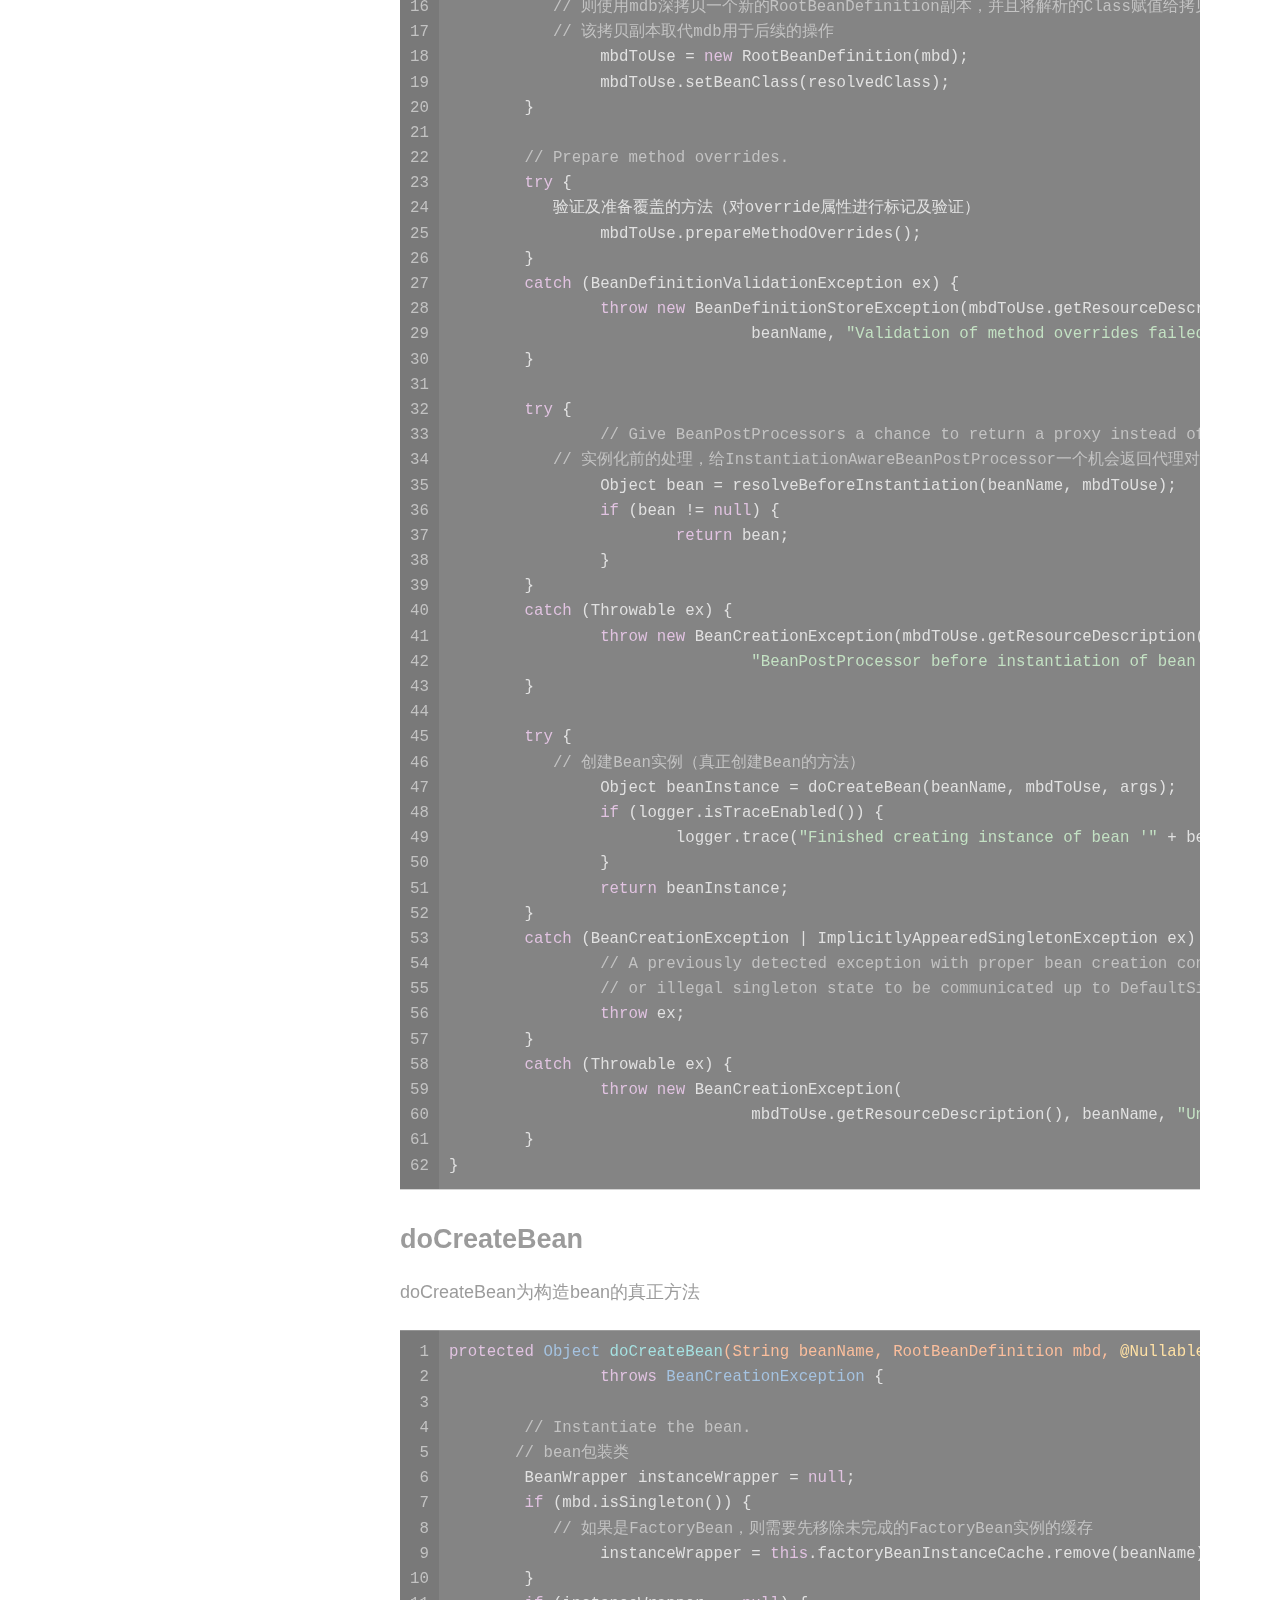
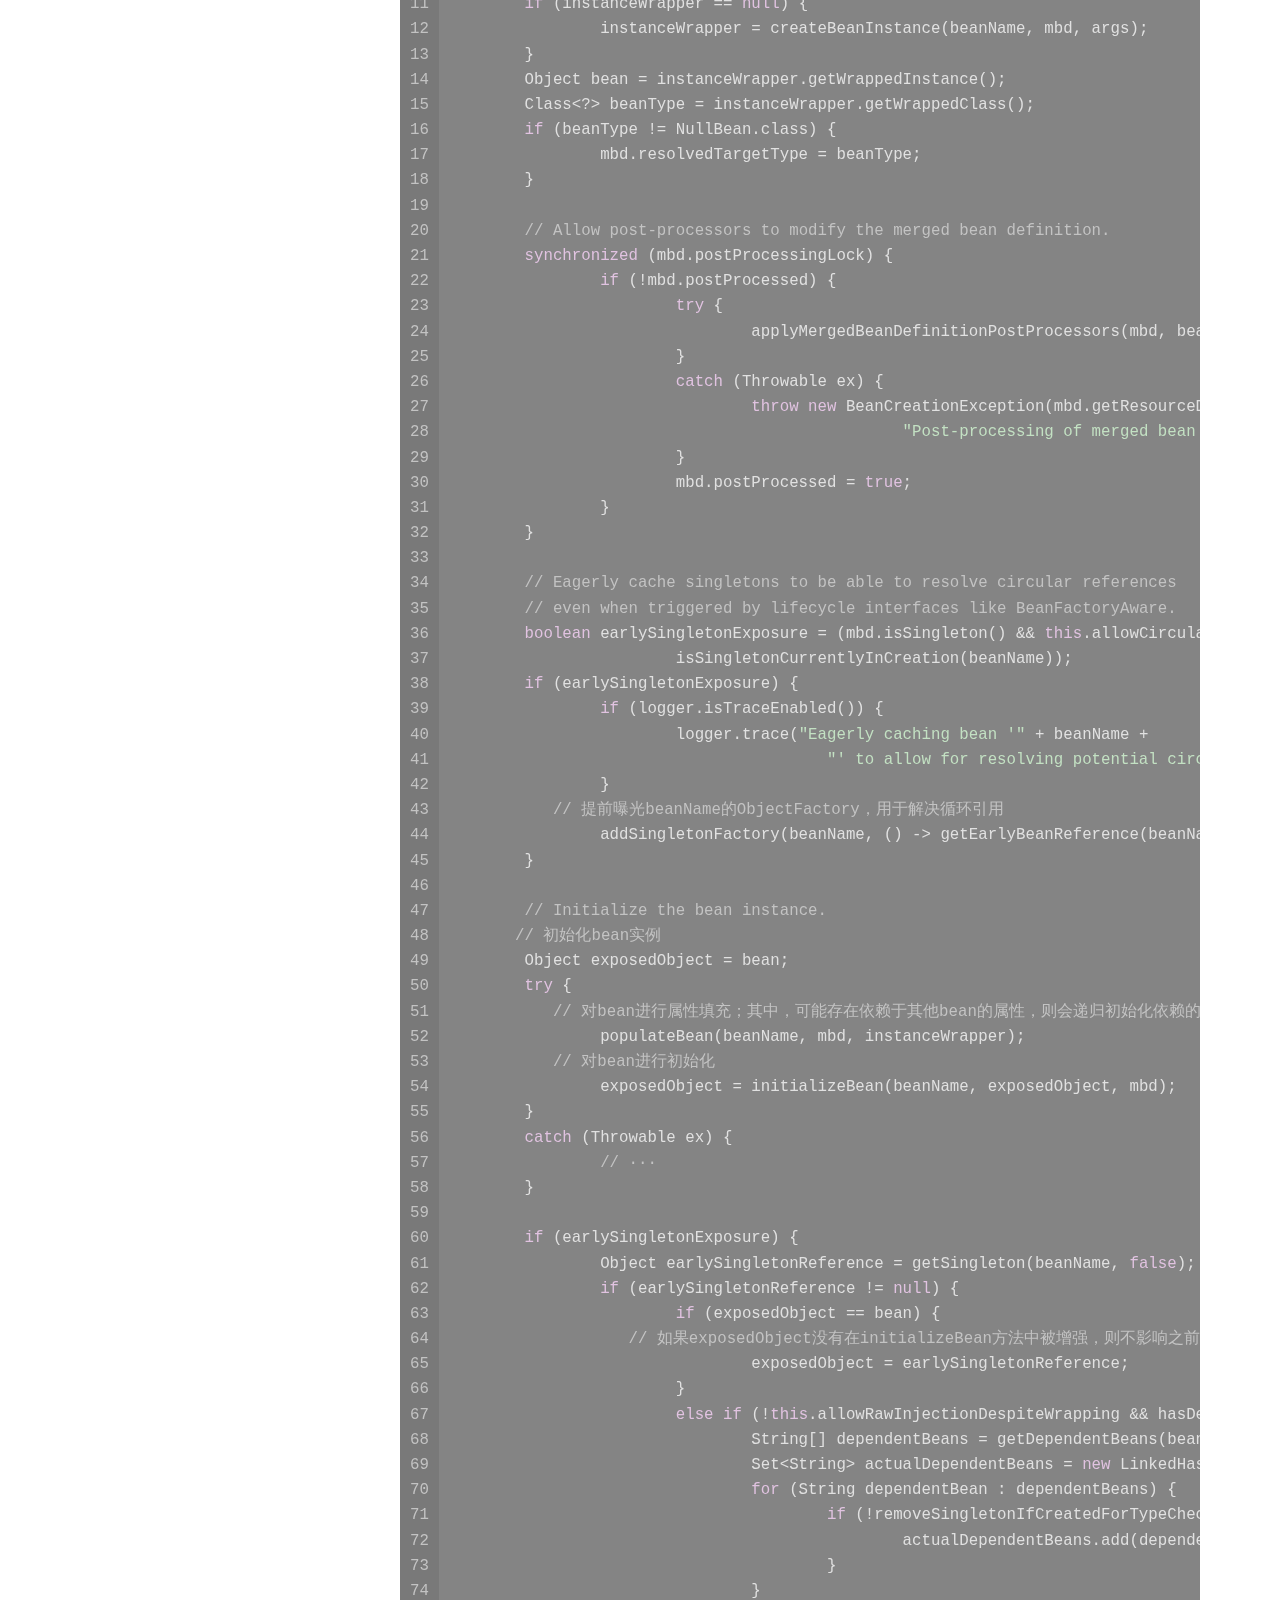
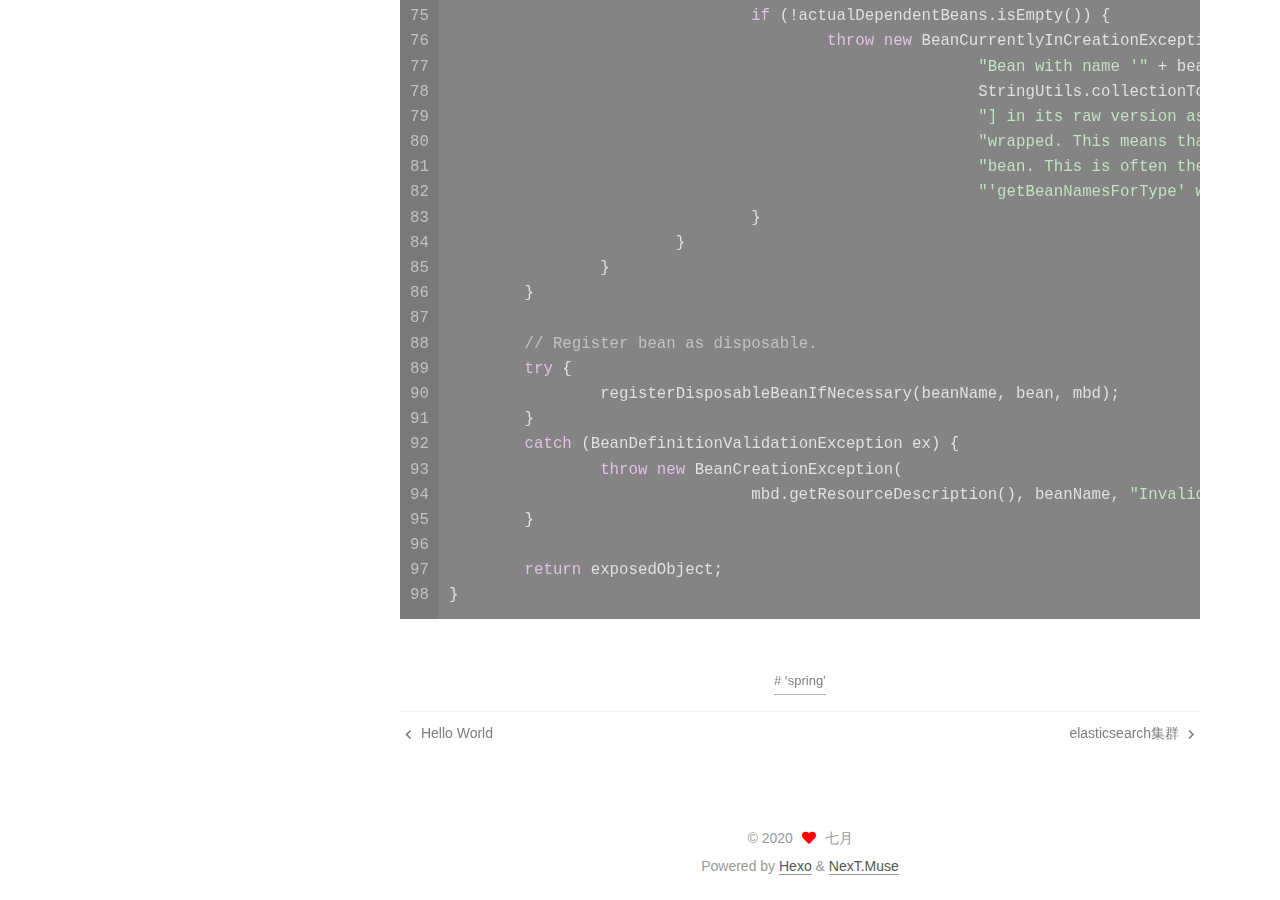
<file: 2020/12/13/spring源码之getBean/index.html>
<!DOCTYPE html>
<html lang="zh-Hans">
<head>
  <meta charset="UTF-8">
<meta name="viewport" content="width=device-width, initial-scale=1, maximum-scale=2">
<meta name="theme-color" content="#222">
<meta name="generator" content="Hexo 5.2.0">
  <link rel="apple-touch-icon" sizes="180x180" href="/images/apple-touch-icon-next.png">
  <link rel="icon" type="image/png" sizes="32x32" href="/images/favicon-32x32-next.png">
  <link rel="icon" type="image/png" sizes="16x16" href="/images/favicon-16x16-next.png">
  <link rel="mask-icon" href="/images/logo.svg" color="#222">

<link rel="stylesheet" href="/css/main.css">


<link rel="stylesheet" href="/lib/font-awesome/css/all.min.css">

<script id="hexo-configurations">
    var NexT = window.NexT || {};
    var CONFIG = {"hostname":"example.com","root":"/","scheme":"Muse","version":"7.8.0","exturl":false,"sidebar":{"position":"left","display":"post","padding":18,"offset":12,"onmobile":false},"copycode":{"enable":false,"show_result":false,"style":null},"back2top":{"enable":true,"sidebar":false,"scrollpercent":false},"bookmark":{"enable":false,"color":"#222","save":"auto"},"fancybox":false,"mediumzoom":false,"lazyload":false,"pangu":false,"comments":{"style":"tabs","active":null,"storage":true,"lazyload":false,"nav":null},"algolia":{"hits":{"per_page":10},"labels":{"input_placeholder":"Search for Posts","hits_empty":"We didn't find any results for the search: ${query}","hits_stats":"${hits} results found in ${time} ms"}},"localsearch":{"enable":false,"trigger":"auto","top_n_per_article":1,"unescape":false,"preload":false},"motion":{"enable":true,"async":false,"transition":{"post_block":"fadeIn","post_header":"slideDownIn","post_body":"slideDownIn","coll_header":"slideLeftIn","sidebar":"slideUpIn"}}};
  </script>

  <meta name="description" content="spring源码追踪之getBean方法背后都经历了什么。getBean是spring获取bean的重要方法，包括bean循环依赖的处理等。">
<meta property="og:type" content="article">
<meta property="og:title" content="spring源码之getBean">
<meta property="og:url" content="http://example.com/2020/12/13/spring%E6%BA%90%E7%A0%81%E4%B9%8BgetBean/index.html">
<meta property="og:site_name" content="七月的博客">
<meta property="og:description" content="spring源码追踪之getBean方法背后都经历了什么。getBean是spring获取bean的重要方法，包括bean循环依赖的处理等。">
<meta property="og:locale">
<meta property="article:published_time" content="2020-12-13T08:21:26.000Z">
<meta property="article:modified_time" content="2020-12-13T08:30:34.012Z">
<meta property="article:author" content="七月">
<meta property="article:tag" content="‘spring’">
<meta name="twitter:card" content="summary">

<link rel="canonical" href="http://example.com/2020/12/13/spring%E6%BA%90%E7%A0%81%E4%B9%8BgetBean/">


<script id="page-configurations">
  // https://hexo.io/docs/variables.html
  CONFIG.page = {
    sidebar: "",
    isHome : false,
    isPost : true,
    lang   : 'zh-Hans'
  };
</script>

  <title>spring源码之getBean | 七月的博客</title>
  






  <noscript>
  <style>
  .use-motion .brand,
  .use-motion .menu-item,
  .sidebar-inner,
  .use-motion .post-block,
  .use-motion .pagination,
  .use-motion .comments,
  .use-motion .post-header,
  .use-motion .post-body,
  .use-motion .collection-header { opacity: initial; }

  .use-motion .site-title,
  .use-motion .site-subtitle {
    opacity: initial;
    top: initial;
  }

  .use-motion .logo-line-before i { left: initial; }
  .use-motion .logo-line-after i { right: initial; }
  </style>
</noscript>

</head>

<body itemscope itemtype="http://schema.org/WebPage">
  <div class="container use-motion">
    <div class="headband"></div>

    <header class="header" itemscope itemtype="http://schema.org/WPHeader">
      <div class="header-inner"><div class="site-brand-container">
  <div class="site-nav-toggle">
    <div class="toggle" aria-label="Toggle navigation bar">
      <span class="toggle-line toggle-line-first"></span>
      <span class="toggle-line toggle-line-middle"></span>
      <span class="toggle-line toggle-line-last"></span>
    </div>
  </div>

  <div class="site-meta">

    <a href="/" class="brand" rel="start">
      <span class="logo-line-before"><i></i></span>
      <h1 class="site-title">七月的博客</h1>
      <span class="logo-line-after"><i></i></span>
    </a>
  </div>

  <div class="site-nav-right">
    <div class="toggle popup-trigger">
    </div>
  </div>
</div>




<nav class="site-nav">
  <ul id="menu" class="main-menu menu">
        <li class="menu-item menu-item-home">

    <a href="/" rel="section"><i class="fa fa-home fa-fw"></i>Home</a>

  </li>
        <li class="menu-item menu-item-tags">

    <a href="/tags/" rel="section"><i class="fa fa-tags fa-fw"></i>Tags</a>

  </li>
        <li class="menu-item menu-item-categories">

    <a href="/categories/" rel="section"><i class="fa fa-th fa-fw"></i>Categories</a>

  </li>
        <li class="menu-item menu-item-archives">

    <a href="/archives/" rel="section"><i class="fa fa-archive fa-fw"></i>Archives</a>

  </li>
  </ul>
</nav>




</div>
    </header>

    
  <div class="back-to-top">
    <i class="fa fa-arrow-up"></i>
    <span>0%</span>
  </div>


    <main class="main">
      <div class="main-inner">
        <div class="content-wrap">
          

          <div class="content post posts-expand">
            

    
  
  
  <article itemscope itemtype="http://schema.org/Article" class="post-block" lang="zh-Hans">
    <link itemprop="mainEntityOfPage" href="http://example.com/2020/12/13/spring%E6%BA%90%E7%A0%81%E4%B9%8BgetBean/">

    <span hidden itemprop="author" itemscope itemtype="http://schema.org/Person">
      <meta itemprop="image" content="/images/timg.jpeg">
      <meta itemprop="name" content="七月">
      <meta itemprop="description" content="">
    </span>

    <span hidden itemprop="publisher" itemscope itemtype="http://schema.org/Organization">
      <meta itemprop="name" content="七月的博客">
    </span>
      <header class="post-header">
        <h1 class="post-title" itemprop="name headline">
          spring源码之getBean
        </h1>

        <div class="post-meta">
            <span class="post-meta-item">
              <span class="post-meta-item-icon">
                <i class="far fa-calendar"></i>
              </span>
              <span class="post-meta-item-text">Posted on</span>
              

              <time title="Created: 2020-12-13 16:21:26 / Modified: 16:30:34" itemprop="dateCreated datePublished" datetime="2020-12-13T16:21:26+08:00">2020-12-13</time>
            </span>

          

        </div>
      </header>

    
    
    
    <div class="post-body" itemprop="articleBody">

      
        <p>spring源码追踪之getBean方法背后都经历了什么。getBean是spring获取bean的重要方法，包括bean循环依赖的处理等。</p>
<a id="more"></a>

<h1 id="getBean-String-name-方法"><a href="#getBean-String-name-方法" class="headerlink" title="getBean(String name)方法"></a>getBean(String name)方法</h1><p>主要逻辑直接进入doGetBean方法。</p>
<figure class="highlight java"><table><tr><td class="gutter"><pre><span class="line">1</span><br><span class="line">2</span><br><span class="line">3</span><br><span class="line">4</span><br></pre></td><td class="code"><pre><span class="line"><span class="meta">@Override</span></span><br><span class="line"><span class="function"><span class="keyword">public</span> Object <span class="title">getBean</span><span class="params">(String name)</span> <span class="keyword">throws</span> BeansException </span>&#123;</span><br><span class="line">	<span class="keyword">return</span> doGetBean(name, <span class="keyword">null</span>, <span class="keyword">null</span>, <span class="keyword">false</span>);</span><br><span class="line">&#125;</span><br></pre></td></tr></table></figure>

<h1 id="doGetBean方法"><a href="#doGetBean方法" class="headerlink" title="doGetBean方法"></a>doGetBean方法</h1><p>doGetBean方法是获取Spring Bean的主要逻辑所在的方法 包括spring解决bean的循环依赖，单解决bean的循环依赖，其实二级缓存就可以解决，但是如果加上AOP，需要三级缓存才能获取到最终的代理类。</p>
<figure class="highlight java"><table><tr><td class="gutter"><pre><span class="line">1</span><br><span class="line">2</span><br><span class="line">3</span><br><span class="line">4</span><br><span class="line">5</span><br><span class="line">6</span><br><span class="line">7</span><br><span class="line">8</span><br><span class="line">9</span><br><span class="line">10</span><br><span class="line">11</span><br><span class="line">12</span><br><span class="line">13</span><br><span class="line">14</span><br><span class="line">15</span><br><span class="line">16</span><br><span class="line">17</span><br><span class="line">18</span><br><span class="line">19</span><br><span class="line">20</span><br><span class="line">21</span><br><span class="line">22</span><br><span class="line">23</span><br><span class="line">24</span><br><span class="line">25</span><br><span class="line">26</span><br><span class="line">27</span><br><span class="line">28</span><br><span class="line">29</span><br><span class="line">30</span><br><span class="line">31</span><br><span class="line">32</span><br><span class="line">33</span><br><span class="line">34</span><br><span class="line">35</span><br><span class="line">36</span><br><span class="line">37</span><br><span class="line">38</span><br><span class="line">39</span><br><span class="line">40</span><br><span class="line">41</span><br><span class="line">42</span><br><span class="line">43</span><br><span class="line">44</span><br><span class="line">45</span><br><span class="line">46</span><br><span class="line">47</span><br><span class="line">48</span><br><span class="line">49</span><br><span class="line">50</span><br><span class="line">51</span><br><span class="line">52</span><br><span class="line">53</span><br><span class="line">54</span><br><span class="line">55</span><br><span class="line">56</span><br><span class="line">57</span><br><span class="line">58</span><br><span class="line">59</span><br><span class="line">60</span><br><span class="line">61</span><br><span class="line">62</span><br><span class="line">63</span><br><span class="line">64</span><br><span class="line">65</span><br><span class="line">66</span><br><span class="line">67</span><br><span class="line">68</span><br><span class="line">69</span><br><span class="line">70</span><br><span class="line">71</span><br><span class="line">72</span><br><span class="line">73</span><br><span class="line">74</span><br><span class="line">75</span><br><span class="line">76</span><br><span class="line">77</span><br><span class="line">78</span><br><span class="line">79</span><br><span class="line">80</span><br><span class="line">81</span><br><span class="line">82</span><br><span class="line">83</span><br><span class="line">84</span><br><span class="line">85</span><br><span class="line">86</span><br><span class="line">87</span><br><span class="line">88</span><br><span class="line">89</span><br><span class="line">90</span><br><span class="line">91</span><br><span class="line">92</span><br><span class="line">93</span><br><span class="line">94</span><br><span class="line">95</span><br><span class="line">96</span><br><span class="line">97</span><br><span class="line">98</span><br><span class="line">99</span><br><span class="line">100</span><br><span class="line">101</span><br><span class="line">102</span><br><span class="line">103</span><br><span class="line">104</span><br><span class="line">105</span><br><span class="line">106</span><br><span class="line">107</span><br><span class="line">108</span><br><span class="line">109</span><br><span class="line">110</span><br><span class="line">111</span><br><span class="line">112</span><br><span class="line">113</span><br><span class="line">114</span><br><span class="line">115</span><br><span class="line">116</span><br><span class="line">117</span><br><span class="line">118</span><br><span class="line">119</span><br><span class="line">120</span><br><span class="line">121</span><br><span class="line">122</span><br><span class="line">123</span><br><span class="line">124</span><br><span class="line">125</span><br><span class="line">126</span><br><span class="line">127</span><br><span class="line">128</span><br><span class="line">129</span><br><span class="line">130</span><br></pre></td><td class="code"><pre><span class="line"><span class="keyword">protected</span> &lt;T&gt; <span class="function">T <span class="title">doGetBean</span><span class="params">(</span></span></span><br><span class="line"><span class="function"><span class="params">		String name, <span class="meta">@Nullable</span> Class&lt;T&gt; requiredType, <span class="meta">@Nullable</span> Object[] args, <span class="keyword">boolean</span> typeCheckOnly)</span></span></span><br><span class="line"><span class="function">		<span class="keyword">throws</span> BeansException </span>&#123;</span><br><span class="line"></span><br><span class="line">       <span class="comment">// 去掉bean里的&amp;</span></span><br><span class="line">	String beanName = transformedBeanName(name);</span><br><span class="line">	Object bean;</span><br><span class="line"></span><br><span class="line">       <span class="comment">// 查看缓存中是否有该对象，这个方法对应的三级缓存即为spring解决循环依赖的核心</span></span><br><span class="line">	<span class="comment">// Eagerly check singleton cache for manually registered singletons.</span></span><br><span class="line">	Object sharedInstance = getSingleton(beanName);</span><br><span class="line">	<span class="keyword">if</span> (sharedInstance != <span class="keyword">null</span> &amp;&amp; args == <span class="keyword">null</span>) &#123;</span><br><span class="line">		<span class="comment">// ···</span></span><br><span class="line">           <span class="comment">// 如果是bean则直接返回 如果是factoryBean则返回创建的对象</span></span><br><span class="line">		bean = getObjectForBeanInstance(sharedInstance, name, beanName, <span class="keyword">null</span>);</span><br><span class="line">	&#125;</span><br><span class="line"></span><br><span class="line">	<span class="keyword">else</span> &#123;</span><br><span class="line">           <span class="comment">// 原型bean有循环依赖 直接报错</span></span><br><span class="line">		<span class="comment">// Fail if we&#x27;re already creating this bean instance:</span></span><br><span class="line">		<span class="comment">// We&#x27;re assumably within a circular reference.</span></span><br><span class="line">		<span class="keyword">if</span> (isPrototypeCurrentlyInCreation(beanName)) &#123;</span><br><span class="line">			<span class="keyword">throw</span> <span class="keyword">new</span> BeanCurrentlyInCreationException(beanName);</span><br><span class="line">		&#125;</span><br><span class="line"></span><br><span class="line">           <span class="comment">// 如果父beanFactory不为空，且当前beanDefinitionMap没有，就递归往里找</span></span><br><span class="line">		<span class="comment">// Check if bean definition exists in this factory.</span></span><br><span class="line">		BeanFactory parentBeanFactory = getParentBeanFactory();</span><br><span class="line">		<span class="keyword">if</span> (parentBeanFactory != <span class="keyword">null</span> &amp;&amp; !containsBeanDefinition(beanName)) &#123;</span><br><span class="line">			<span class="comment">// Not found -&gt; check parent.</span></span><br><span class="line">			String nameToLookup = originalBeanName(name);</span><br><span class="line">			<span class="keyword">if</span> (parentBeanFactory <span class="keyword">instanceof</span> AbstractBeanFactory) &#123;</span><br><span class="line">				<span class="keyword">return</span> ((AbstractBeanFactory) parentBeanFactory).doGetBean(</span><br><span class="line">						nameToLookup, requiredType, args, typeCheckOnly);</span><br><span class="line">			&#125;</span><br><span class="line">			<span class="keyword">else</span> <span class="keyword">if</span> (args != <span class="keyword">null</span>) &#123;</span><br><span class="line">				<span class="comment">// Delegation to parent with explicit args.</span></span><br><span class="line">				<span class="keyword">return</span> (T) parentBeanFactory.getBean(nameToLookup, args);</span><br><span class="line">			&#125;</span><br><span class="line">			<span class="keyword">else</span> <span class="keyword">if</span> (requiredType != <span class="keyword">null</span>) &#123;</span><br><span class="line">				<span class="comment">// No args -&gt; delegate to standard getBean method.</span></span><br><span class="line">				<span class="keyword">return</span> parentBeanFactory.getBean(nameToLookup, requiredType);</span><br><span class="line">			&#125;</span><br><span class="line">			<span class="keyword">else</span> &#123;</span><br><span class="line">				<span class="keyword">return</span> (T) parentBeanFactory.getBean(nameToLookup);</span><br><span class="line">			&#125;</span><br><span class="line">		&#125;</span><br><span class="line"></span><br><span class="line">		<span class="keyword">if</span> (!typeCheckOnly) &#123;</span><br><span class="line">			markBeanAsCreated(beanName);</span><br><span class="line">		&#125;</span><br><span class="line"></span><br><span class="line">		StartupStep beanCreation = <span class="keyword">this</span>.applicationStartup.start(<span class="string">&quot;spring.beans.instantiate&quot;</span>)</span><br><span class="line">				.tag(<span class="string">&quot;beanName&quot;</span>, name);</span><br><span class="line">		<span class="keyword">try</span> &#123;</span><br><span class="line">			<span class="keyword">if</span> (requiredType != <span class="keyword">null</span>) &#123;</span><br><span class="line">				beanCreation.tag(<span class="string">&quot;beanType&quot;</span>, requiredType::toString);</span><br><span class="line">			&#125;</span><br><span class="line">               <span class="comment">// beanDefinition属性合并，递归找父Definition然后，子属性往里覆盖</span></span><br><span class="line">			RootBeanDefinition mbd = getMergedLocalBeanDefinition(beanName);</span><br><span class="line">			checkMergedBeanDefinition(mbd, beanName, args);</span><br><span class="line"></span><br><span class="line">               <span class="comment">// 找依赖的bean，这个依赖是@DependOn配置或者Xml配置的</span></span><br><span class="line">			<span class="comment">// Guarantee initialization of beans that the current bean depends on.</span></span><br><span class="line">			String[] dependsOn = mbd.getDependsOn();</span><br><span class="line">			<span class="keyword">if</span> (dependsOn != <span class="keyword">null</span>) &#123;</span><br><span class="line">				<span class="keyword">for</span> (String dep : dependsOn) &#123;</span><br><span class="line">					<span class="keyword">if</span> (isDependent(beanName, dep)) &#123;</span><br><span class="line">						<span class="keyword">throw</span> <span class="keyword">new</span> BeanCreationException(mbd.getResourceDescription(), beanName,</span><br><span class="line">								<span class="string">&quot;Circular depends-on relationship between &#x27;&quot;</span> + beanName + <span class="string">&quot;&#x27; and &#x27;&quot;</span> + dep + <span class="string">&quot;&#x27;&quot;</span>);</span><br><span class="line">					&#125;</span><br><span class="line">					registerDependentBean(dep, beanName);</span><br><span class="line">					<span class="keyword">try</span> &#123;</span><br><span class="line">                           <span class="comment">// 递归回最初的getBean</span></span><br><span class="line">						getBean(dep);</span><br><span class="line">					&#125;</span><br><span class="line">					<span class="keyword">catch</span> (NoSuchBeanDefinitionException ex) &#123;</span><br><span class="line">						<span class="keyword">throw</span> <span class="keyword">new</span> BeanCreationException(mbd.getResourceDescription(), beanName,</span><br><span class="line">								<span class="string">&quot;&#x27;&quot;</span> + beanName + <span class="string">&quot;&#x27; depends on missing bean &#x27;&quot;</span> + dep + <span class="string">&quot;&#x27;&quot;</span>, ex);</span><br><span class="line">					&#125;</span><br><span class="line">				&#125;</span><br><span class="line">			&#125;</span><br><span class="line"></span><br><span class="line">			<span class="comment">// Create bean instance.</span></span><br><span class="line">			<span class="keyword">if</span> (mbd.isSingleton()) &#123;</span><br><span class="line">                   <span class="comment">// 单例bean重要方法，在这里吗创建bean，然后往缓存里面灌</span></span><br><span class="line">				sharedInstance = getSingleton(beanName, () -&gt; &#123;</span><br><span class="line">					<span class="keyword">try</span> &#123;</span><br><span class="line">						<span class="keyword">return</span> createBean(beanName, mbd, args);</span><br><span class="line">					&#125;</span><br><span class="line">					<span class="keyword">catch</span> (BeansException ex) &#123;</span><br><span class="line">						<span class="comment">// Explicitly remove instance from singleton cache: It might have been put there</span></span><br><span class="line">						<span class="comment">// eagerly by the creation process, to allow for circular reference resolution.</span></span><br><span class="line">						<span class="comment">// Also remove any beans that received a temporary reference to the bean.</span></span><br><span class="line">						destroySingleton(beanName);</span><br><span class="line">						<span class="keyword">throw</span> ex;</span><br><span class="line">					&#125;</span><br><span class="line">				&#125;);</span><br><span class="line">				bean = getObjectForBeanInstance(sharedInstance, name, beanName, mbd);</span><br><span class="line">			&#125;</span><br><span class="line"></span><br><span class="line">			<span class="keyword">else</span> <span class="keyword">if</span> (mbd.isPrototype()) &#123;</span><br><span class="line">				<span class="comment">// It&#x27;s a prototype -&gt; create a new instance.</span></span><br><span class="line">				Object prototypeInstance = <span class="keyword">null</span>;</span><br><span class="line">				<span class="keyword">try</span> &#123;</span><br><span class="line">					beforePrototypeCreation(beanName);</span><br><span class="line">					prototypeInstance = createBean(beanName, mbd, args);</span><br><span class="line">				&#125;</span><br><span class="line">				<span class="keyword">finally</span> &#123;</span><br><span class="line">					afterPrototypeCreation(beanName);</span><br><span class="line">				&#125;</span><br><span class="line">				bean = getObjectForBeanInstance(prototypeInstance, name, beanName, mbd);</span><br><span class="line">			&#125;</span><br><span class="line"></span><br><span class="line">			<span class="keyword">else</span> &#123;</span><br><span class="line">				<span class="comment">// ···</span></span><br><span class="line">			&#125;</span><br><span class="line">		&#125;</span><br><span class="line">		<span class="keyword">catch</span> (BeansException ex) &#123;</span><br><span class="line">			<span class="comment">// ···</span></span><br><span class="line">		&#125;</span><br><span class="line">		<span class="keyword">finally</span> &#123;</span><br><span class="line">			beanCreation.end();</span><br><span class="line">		&#125;</span><br><span class="line">	&#125;</span><br><span class="line"></span><br><span class="line">	<span class="comment">// Check if required type matches the type of the actual bean instance.</span></span><br><span class="line">	<span class="comment">// ···</span></span><br><span class="line">	<span class="keyword">return</span> (T) bean;</span><br><span class="line">&#125;</span><br></pre></td></tr></table></figure>

<h1 id="createBean"><a href="#createBean" class="headerlink" title="createBean"></a>createBean</h1><p>createBean顾名思义 是创建Bean的逻辑所在地</p>
<figure class="highlight java"><table><tr><td class="gutter"><pre><span class="line">1</span><br><span class="line">2</span><br><span class="line">3</span><br><span class="line">4</span><br><span class="line">5</span><br><span class="line">6</span><br><span class="line">7</span><br><span class="line">8</span><br><span class="line">9</span><br><span class="line">10</span><br><span class="line">11</span><br><span class="line">12</span><br><span class="line">13</span><br><span class="line">14</span><br><span class="line">15</span><br><span class="line">16</span><br><span class="line">17</span><br><span class="line">18</span><br><span class="line">19</span><br><span class="line">20</span><br><span class="line">21</span><br><span class="line">22</span><br><span class="line">23</span><br><span class="line">24</span><br><span class="line">25</span><br><span class="line">26</span><br><span class="line">27</span><br><span class="line">28</span><br><span class="line">29</span><br><span class="line">30</span><br><span class="line">31</span><br><span class="line">32</span><br><span class="line">33</span><br><span class="line">34</span><br><span class="line">35</span><br><span class="line">36</span><br><span class="line">37</span><br><span class="line">38</span><br><span class="line">39</span><br><span class="line">40</span><br><span class="line">41</span><br><span class="line">42</span><br><span class="line">43</span><br><span class="line">44</span><br><span class="line">45</span><br><span class="line">46</span><br><span class="line">47</span><br><span class="line">48</span><br><span class="line">49</span><br><span class="line">50</span><br><span class="line">51</span><br><span class="line">52</span><br><span class="line">53</span><br><span class="line">54</span><br><span class="line">55</span><br><span class="line">56</span><br><span class="line">57</span><br><span class="line">58</span><br><span class="line">59</span><br><span class="line">60</span><br><span class="line">61</span><br><span class="line">62</span><br></pre></td><td class="code"><pre><span class="line"><span class="function"><span class="keyword">protected</span> Object <span class="title">createBean</span><span class="params">(String beanName, RootBeanDefinition mbd, <span class="meta">@Nullable</span> Object[] args)</span></span></span><br><span class="line"><span class="function">		<span class="keyword">throws</span> BeanCreationException </span>&#123;</span><br><span class="line"></span><br><span class="line">	<span class="keyword">if</span> (logger.isTraceEnabled()) &#123;</span><br><span class="line">		logger.trace(<span class="string">&quot;Creating instance of bean &#x27;&quot;</span> + beanName + <span class="string">&quot;&#x27;&quot;</span>);</span><br><span class="line">	&#125;</span><br><span class="line">	RootBeanDefinition mbdToUse = mbd;</span><br><span class="line"></span><br><span class="line">	<span class="comment">// Make sure bean class is actually resolved at this point, and</span></span><br><span class="line">	<span class="comment">// clone the bean definition in case of a dynamically resolved Class</span></span><br><span class="line">	<span class="comment">// which cannot be stored in the shared merged bean definition.</span></span><br><span class="line">       <span class="comment">// 加载BeanDefinition中beanClass中所指定的类名对应的类</span></span><br><span class="line">	Class&lt;?&gt; resolvedClass = resolveBeanClass(mbd, beanName);</span><br><span class="line">	<span class="keyword">if</span> (resolvedClass != <span class="keyword">null</span> &amp;&amp; !mbd.hasBeanClass() &amp;&amp; mbd.getBeanClassName() != <span class="keyword">null</span>) &#123;</span><br><span class="line">           <span class="comment">// 如果resolvedClass存在，并且mdb的beanClass类型不是Class，并且mdb的beanClass不为空（则代表beanClass存的是Class的name）,</span></span><br><span class="line">           <span class="comment">// 则使用mdb深拷贝一个新的RootBeanDefinition副本，并且将解析的Class赋值给拷贝的RootBeanDefinition副本的beanClass属性，</span></span><br><span class="line">           <span class="comment">// 该拷贝副本取代mdb用于后续的操作</span></span><br><span class="line">		mbdToUse = <span class="keyword">new</span> RootBeanDefinition(mbd);</span><br><span class="line">		mbdToUse.setBeanClass(resolvedClass);</span><br><span class="line">	&#125;</span><br><span class="line"></span><br><span class="line">	<span class="comment">// Prepare method overrides.</span></span><br><span class="line">	<span class="keyword">try</span> &#123;</span><br><span class="line">           验证及准备覆盖的方法（对override属性进行标记及验证）</span><br><span class="line">		mbdToUse.prepareMethodOverrides();</span><br><span class="line">	&#125;</span><br><span class="line">	<span class="keyword">catch</span> (BeanDefinitionValidationException ex) &#123;</span><br><span class="line">		<span class="keyword">throw</span> <span class="keyword">new</span> BeanDefinitionStoreException(mbdToUse.getResourceDescription(),</span><br><span class="line">				beanName, <span class="string">&quot;Validation of method overrides failed&quot;</span>, ex);</span><br><span class="line">	&#125;</span><br><span class="line"></span><br><span class="line">	<span class="keyword">try</span> &#123;</span><br><span class="line">		<span class="comment">// Give BeanPostProcessors a chance to return a proxy instead of the target bean instance.</span></span><br><span class="line">           <span class="comment">// 实例化前的处理，给InstantiationAwareBeanPostProcessor一个机会返回代理对象来替代真正的bean实例，达到“短路”效果</span></span><br><span class="line">		Object bean = resolveBeforeInstantiation(beanName, mbdToUse);</span><br><span class="line">		<span class="keyword">if</span> (bean != <span class="keyword">null</span>) &#123;</span><br><span class="line">			<span class="keyword">return</span> bean;</span><br><span class="line">		&#125;</span><br><span class="line">	&#125;</span><br><span class="line">	<span class="keyword">catch</span> (Throwable ex) &#123;</span><br><span class="line">		<span class="keyword">throw</span> <span class="keyword">new</span> BeanCreationException(mbdToUse.getResourceDescription(), beanName,</span><br><span class="line">				<span class="string">&quot;BeanPostProcessor before instantiation of bean failed&quot;</span>, ex);</span><br><span class="line">	&#125;</span><br><span class="line"></span><br><span class="line">	<span class="keyword">try</span> &#123;</span><br><span class="line">           <span class="comment">// 创建Bean实例（真正创建Bean的方法）</span></span><br><span class="line">		Object beanInstance = doCreateBean(beanName, mbdToUse, args);</span><br><span class="line">		<span class="keyword">if</span> (logger.isTraceEnabled()) &#123;</span><br><span class="line">			logger.trace(<span class="string">&quot;Finished creating instance of bean &#x27;&quot;</span> + beanName + <span class="string">&quot;&#x27;&quot;</span>);</span><br><span class="line">		&#125;</span><br><span class="line">		<span class="keyword">return</span> beanInstance;</span><br><span class="line">	&#125;</span><br><span class="line">	<span class="keyword">catch</span> (BeanCreationException | ImplicitlyAppearedSingletonException ex) &#123;</span><br><span class="line">		<span class="comment">// A previously detected exception with proper bean creation context already,</span></span><br><span class="line">		<span class="comment">// or illegal singleton state to be communicated up to DefaultSingletonBeanRegistry.</span></span><br><span class="line">		<span class="keyword">throw</span> ex;</span><br><span class="line">	&#125;</span><br><span class="line">	<span class="keyword">catch</span> (Throwable ex) &#123;</span><br><span class="line">		<span class="keyword">throw</span> <span class="keyword">new</span> BeanCreationException(</span><br><span class="line">				mbdToUse.getResourceDescription(), beanName, <span class="string">&quot;Unexpected exception during bean creation&quot;</span>, ex);</span><br><span class="line">	&#125;</span><br><span class="line">&#125;</span><br></pre></td></tr></table></figure>

<h1 id="doCreateBean"><a href="#doCreateBean" class="headerlink" title="doCreateBean"></a>doCreateBean</h1><p>doCreateBean为构造bean的真正方法</p>
<figure class="highlight java"><table><tr><td class="gutter"><pre><span class="line">1</span><br><span class="line">2</span><br><span class="line">3</span><br><span class="line">4</span><br><span class="line">5</span><br><span class="line">6</span><br><span class="line">7</span><br><span class="line">8</span><br><span class="line">9</span><br><span class="line">10</span><br><span class="line">11</span><br><span class="line">12</span><br><span class="line">13</span><br><span class="line">14</span><br><span class="line">15</span><br><span class="line">16</span><br><span class="line">17</span><br><span class="line">18</span><br><span class="line">19</span><br><span class="line">20</span><br><span class="line">21</span><br><span class="line">22</span><br><span class="line">23</span><br><span class="line">24</span><br><span class="line">25</span><br><span class="line">26</span><br><span class="line">27</span><br><span class="line">28</span><br><span class="line">29</span><br><span class="line">30</span><br><span class="line">31</span><br><span class="line">32</span><br><span class="line">33</span><br><span class="line">34</span><br><span class="line">35</span><br><span class="line">36</span><br><span class="line">37</span><br><span class="line">38</span><br><span class="line">39</span><br><span class="line">40</span><br><span class="line">41</span><br><span class="line">42</span><br><span class="line">43</span><br><span class="line">44</span><br><span class="line">45</span><br><span class="line">46</span><br><span class="line">47</span><br><span class="line">48</span><br><span class="line">49</span><br><span class="line">50</span><br><span class="line">51</span><br><span class="line">52</span><br><span class="line">53</span><br><span class="line">54</span><br><span class="line">55</span><br><span class="line">56</span><br><span class="line">57</span><br><span class="line">58</span><br><span class="line">59</span><br><span class="line">60</span><br><span class="line">61</span><br><span class="line">62</span><br><span class="line">63</span><br><span class="line">64</span><br><span class="line">65</span><br><span class="line">66</span><br><span class="line">67</span><br><span class="line">68</span><br><span class="line">69</span><br><span class="line">70</span><br><span class="line">71</span><br><span class="line">72</span><br><span class="line">73</span><br><span class="line">74</span><br><span class="line">75</span><br><span class="line">76</span><br><span class="line">77</span><br><span class="line">78</span><br><span class="line">79</span><br><span class="line">80</span><br><span class="line">81</span><br><span class="line">82</span><br><span class="line">83</span><br><span class="line">84</span><br><span class="line">85</span><br><span class="line">86</span><br><span class="line">87</span><br><span class="line">88</span><br><span class="line">89</span><br><span class="line">90</span><br><span class="line">91</span><br><span class="line">92</span><br><span class="line">93</span><br><span class="line">94</span><br><span class="line">95</span><br><span class="line">96</span><br><span class="line">97</span><br><span class="line">98</span><br></pre></td><td class="code"><pre><span class="line"><span class="function"><span class="keyword">protected</span> Object <span class="title">doCreateBean</span><span class="params">(String beanName, RootBeanDefinition mbd, <span class="meta">@Nullable</span> Object[] args)</span></span></span><br><span class="line"><span class="function">		<span class="keyword">throws</span> BeanCreationException </span>&#123;</span><br><span class="line"></span><br><span class="line">	<span class="comment">// Instantiate the bean.</span></span><br><span class="line">       <span class="comment">// bean包装类</span></span><br><span class="line">	BeanWrapper instanceWrapper = <span class="keyword">null</span>;</span><br><span class="line">	<span class="keyword">if</span> (mbd.isSingleton()) &#123;</span><br><span class="line">           <span class="comment">// 如果是FactoryBean，则需要先移除未完成的FactoryBean实例的缓存</span></span><br><span class="line">		instanceWrapper = <span class="keyword">this</span>.factoryBeanInstanceCache.remove(beanName);</span><br><span class="line">	&#125;</span><br><span class="line">	<span class="keyword">if</span> (instanceWrapper == <span class="keyword">null</span>) &#123;</span><br><span class="line">		instanceWrapper = createBeanInstance(beanName, mbd, args);</span><br><span class="line">	&#125;</span><br><span class="line">	Object bean = instanceWrapper.getWrappedInstance();</span><br><span class="line">	Class&lt;?&gt; beanType = instanceWrapper.getWrappedClass();</span><br><span class="line">	<span class="keyword">if</span> (beanType != NullBean.class) &#123;</span><br><span class="line">		mbd.resolvedTargetType = beanType;</span><br><span class="line">	&#125;</span><br><span class="line"></span><br><span class="line">	<span class="comment">// Allow post-processors to modify the merged bean definition.</span></span><br><span class="line">	<span class="keyword">synchronized</span> (mbd.postProcessingLock) &#123;</span><br><span class="line">		<span class="keyword">if</span> (!mbd.postProcessed) &#123;</span><br><span class="line">			<span class="keyword">try</span> &#123;</span><br><span class="line">				applyMergedBeanDefinitionPostProcessors(mbd, beanType, beanName);</span><br><span class="line">			&#125;</span><br><span class="line">			<span class="keyword">catch</span> (Throwable ex) &#123;</span><br><span class="line">				<span class="keyword">throw</span> <span class="keyword">new</span> BeanCreationException(mbd.getResourceDescription(), beanName,</span><br><span class="line">						<span class="string">&quot;Post-processing of merged bean definition failed&quot;</span>, ex);</span><br><span class="line">			&#125;</span><br><span class="line">			mbd.postProcessed = <span class="keyword">true</span>;</span><br><span class="line">		&#125;</span><br><span class="line">	&#125;</span><br><span class="line"></span><br><span class="line">	<span class="comment">// Eagerly cache singletons to be able to resolve circular references</span></span><br><span class="line">	<span class="comment">// even when triggered by lifecycle interfaces like BeanFactoryAware.</span></span><br><span class="line">	<span class="keyword">boolean</span> earlySingletonExposure = (mbd.isSingleton() &amp;&amp; <span class="keyword">this</span>.allowCircularReferences &amp;&amp;</span><br><span class="line">			isSingletonCurrentlyInCreation(beanName));</span><br><span class="line">	<span class="keyword">if</span> (earlySingletonExposure) &#123;</span><br><span class="line">		<span class="keyword">if</span> (logger.isTraceEnabled()) &#123;</span><br><span class="line">			logger.trace(<span class="string">&quot;Eagerly caching bean &#x27;&quot;</span> + beanName +</span><br><span class="line">					<span class="string">&quot;&#x27; to allow for resolving potential circular references&quot;</span>);</span><br><span class="line">		&#125;</span><br><span class="line">           <span class="comment">// 提前曝光beanName的ObjectFactory，用于解决循环引用</span></span><br><span class="line">		addSingletonFactory(beanName, () -&gt; getEarlyBeanReference(beanName, mbd, bean));</span><br><span class="line">	&#125;</span><br><span class="line"></span><br><span class="line">	<span class="comment">// Initialize the bean instance.</span></span><br><span class="line">       <span class="comment">// 初始化bean实例</span></span><br><span class="line">	Object exposedObject = bean;</span><br><span class="line">	<span class="keyword">try</span> &#123;</span><br><span class="line">           <span class="comment">// 对bean进行属性填充；其中，可能存在依赖于其他bean的属性，则会递归初始化依赖的bean实例</span></span><br><span class="line">		populateBean(beanName, mbd, instanceWrapper);</span><br><span class="line">           <span class="comment">// 对bean进行初始化</span></span><br><span class="line">		exposedObject = initializeBean(beanName, exposedObject, mbd);</span><br><span class="line">	&#125;</span><br><span class="line">	<span class="keyword">catch</span> (Throwable ex) &#123;</span><br><span class="line">		<span class="comment">// ···</span></span><br><span class="line">	&#125;</span><br><span class="line"></span><br><span class="line">	<span class="keyword">if</span> (earlySingletonExposure) &#123;</span><br><span class="line">		Object earlySingletonReference = getSingleton(beanName, <span class="keyword">false</span>);</span><br><span class="line">		<span class="keyword">if</span> (earlySingletonReference != <span class="keyword">null</span>) &#123;</span><br><span class="line">			<span class="keyword">if</span> (exposedObject == bean) &#123;</span><br><span class="line">                   <span class="comment">// 如果exposedObject没有在initializeBean方法中被增强，则不影响之前的循环引用</span></span><br><span class="line">				exposedObject = earlySingletonReference;</span><br><span class="line">			&#125;</span><br><span class="line">			<span class="keyword">else</span> <span class="keyword">if</span> (!<span class="keyword">this</span>.allowRawInjectionDespiteWrapping &amp;&amp; hasDependentBean(beanName)) &#123;</span><br><span class="line">				String[] dependentBeans = getDependentBeans(beanName);</span><br><span class="line">				Set&lt;String&gt; actualDependentBeans = <span class="keyword">new</span> LinkedHashSet&lt;&gt;(dependentBeans.length);</span><br><span class="line">				<span class="keyword">for</span> (String dependentBean : dependentBeans) &#123;</span><br><span class="line">					<span class="keyword">if</span> (!removeSingletonIfCreatedForTypeCheckOnly(dependentBean)) &#123;</span><br><span class="line">						actualDependentBeans.add(dependentBean);</span><br><span class="line">					&#125;</span><br><span class="line">				&#125;</span><br><span class="line">				<span class="keyword">if</span> (!actualDependentBeans.isEmpty()) &#123;</span><br><span class="line">					<span class="keyword">throw</span> <span class="keyword">new</span> BeanCurrentlyInCreationException(beanName,</span><br><span class="line">							<span class="string">&quot;Bean with name &#x27;&quot;</span> + beanName + <span class="string">&quot;&#x27; has been injected into other beans [&quot;</span> +</span><br><span class="line">							StringUtils.collectionToCommaDelimitedString(actualDependentBeans) +</span><br><span class="line">							<span class="string">&quot;] in its raw version as part of a circular reference, but has eventually been &quot;</span> +</span><br><span class="line">							<span class="string">&quot;wrapped. This means that said other beans do not use the final version of the &quot;</span> +</span><br><span class="line">							<span class="string">&quot;bean. This is often the result of over-eager type matching - consider using &quot;</span> +</span><br><span class="line">							<span class="string">&quot;&#x27;getBeanNamesForType&#x27; with the &#x27;allowEagerInit&#x27; flag turned off, for example.&quot;</span>);</span><br><span class="line">				&#125;</span><br><span class="line">			&#125;</span><br><span class="line">		&#125;</span><br><span class="line">	&#125;</span><br><span class="line"></span><br><span class="line">	<span class="comment">// Register bean as disposable.</span></span><br><span class="line">	<span class="keyword">try</span> &#123;</span><br><span class="line">		registerDisposableBeanIfNecessary(beanName, bean, mbd);</span><br><span class="line">	&#125;</span><br><span class="line">	<span class="keyword">catch</span> (BeanDefinitionValidationException ex) &#123;</span><br><span class="line">		<span class="keyword">throw</span> <span class="keyword">new</span> BeanCreationException(</span><br><span class="line">				mbd.getResourceDescription(), beanName, <span class="string">&quot;Invalid destruction signature&quot;</span>, ex);</span><br><span class="line">	&#125;</span><br><span class="line"></span><br><span class="line">	<span class="keyword">return</span> exposedObject;</span><br><span class="line">&#125;</span><br></pre></td></tr></table></figure>

    </div>

    
    
    

      <footer class="post-footer">
          <div class="post-tags">
              <a href="/tags/%E2%80%98spring%E2%80%99/" rel="tag"># ‘spring’</a>
          </div>

        


        
    <div class="post-nav">
      <div class="post-nav-item">
    <a href="/2020/12/13/hello-world/" rel="prev" title="Hello World">
      <i class="fa fa-chevron-left"></i> Hello World
    </a></div>
      <div class="post-nav-item">
    <a href="/2020/12/13/elasticsearch%E9%9B%86%E7%BE%A4/" rel="next" title="elasticsearch集群">
      elasticsearch集群 <i class="fa fa-chevron-right"></i>
    </a></div>
    </div>
      </footer>
    
  </article>
  
  
  



          </div>
          

<script>
  window.addEventListener('tabs:register', () => {
    let { activeClass } = CONFIG.comments;
    if (CONFIG.comments.storage) {
      activeClass = localStorage.getItem('comments_active') || activeClass;
    }
    if (activeClass) {
      let activeTab = document.querySelector(`a[href="#comment-${activeClass}"]`);
      if (activeTab) {
        activeTab.click();
      }
    }
  });
  if (CONFIG.comments.storage) {
    window.addEventListener('tabs:click', event => {
      if (!event.target.matches('.tabs-comment .tab-content .tab-pane')) return;
      let commentClass = event.target.classList[1];
      localStorage.setItem('comments_active', commentClass);
    });
  }
</script>

        </div>
          
  
  <div class="toggle sidebar-toggle">
    <span class="toggle-line toggle-line-first"></span>
    <span class="toggle-line toggle-line-middle"></span>
    <span class="toggle-line toggle-line-last"></span>
  </div>

  <aside class="sidebar">
    <div class="sidebar-inner">

      <ul class="sidebar-nav motion-element">
        <li class="sidebar-nav-toc">
          Table of Contents
        </li>
        <li class="sidebar-nav-overview">
          Overview
        </li>
      </ul>

      <!--noindex-->
      <div class="post-toc-wrap sidebar-panel">
          <div class="post-toc motion-element"><ol class="nav"><li class="nav-item nav-level-1"><a class="nav-link" href="#getBean-String-name-%E6%96%B9%E6%B3%95"><span class="nav-number">1.</span> <span class="nav-text">getBean(String name)方法</span></a></li><li class="nav-item nav-level-1"><a class="nav-link" href="#doGetBean%E6%96%B9%E6%B3%95"><span class="nav-number">2.</span> <span class="nav-text">doGetBean方法</span></a></li><li class="nav-item nav-level-1"><a class="nav-link" href="#createBean"><span class="nav-number">3.</span> <span class="nav-text">createBean</span></a></li><li class="nav-item nav-level-1"><a class="nav-link" href="#doCreateBean"><span class="nav-number">4.</span> <span class="nav-text">doCreateBean</span></a></li></ol></div>
      </div>
      <!--/noindex-->

      <div class="site-overview-wrap sidebar-panel">
        <div class="site-author motion-element" itemprop="author" itemscope itemtype="http://schema.org/Person">
    <img class="site-author-image" itemprop="image" alt="七月"
      src="/images/timg.jpeg">
  <p class="site-author-name" itemprop="name">七月</p>
  <div class="site-description" itemprop="description"></div>
</div>
<div class="site-state-wrap motion-element">
  <nav class="site-state">
      <div class="site-state-item site-state-posts">
          <a href="/archives/">
        
          <span class="site-state-item-count">6</span>
          <span class="site-state-item-name">posts</span>
        </a>
      </div>
      <div class="site-state-item site-state-tags">
        <span class="site-state-item-count">3</span>
        <span class="site-state-item-name">tags</span>
      </div>
  </nav>
</div>



      </div>

    </div>
  </aside>
  <div id="sidebar-dimmer"></div>


      </div>
    </main>

    <footer class="footer">
      <div class="footer-inner">
        

        

<div class="copyright">
  
  &copy; 
  <span itemprop="copyrightYear">2020</span>
  <span class="with-love">
    <i class="fa fa-heart"></i>
  </span>
  <span class="author" itemprop="copyrightHolder">七月</span>
</div>
  <div class="powered-by">Powered by <a href="https://hexo.io/" class="theme-link" rel="noopener" target="_blank">Hexo</a> & <a href="https://muse.theme-next.org/" class="theme-link" rel="noopener" target="_blank">NexT.Muse</a>
  </div>

        








      </div>
    </footer>
  </div>

  
  <script src="/lib/anime.min.js"></script>
  <script src="/lib/velocity/velocity.min.js"></script>
  <script src="/lib/velocity/velocity.ui.min.js"></script>

<script src="/js/utils.js"></script>

<script src="/js/motion.js"></script>


<script src="/js/schemes/muse.js"></script>


<script src="/js/next-boot.js"></script>




  















  

  

</body>
</html>
</file>
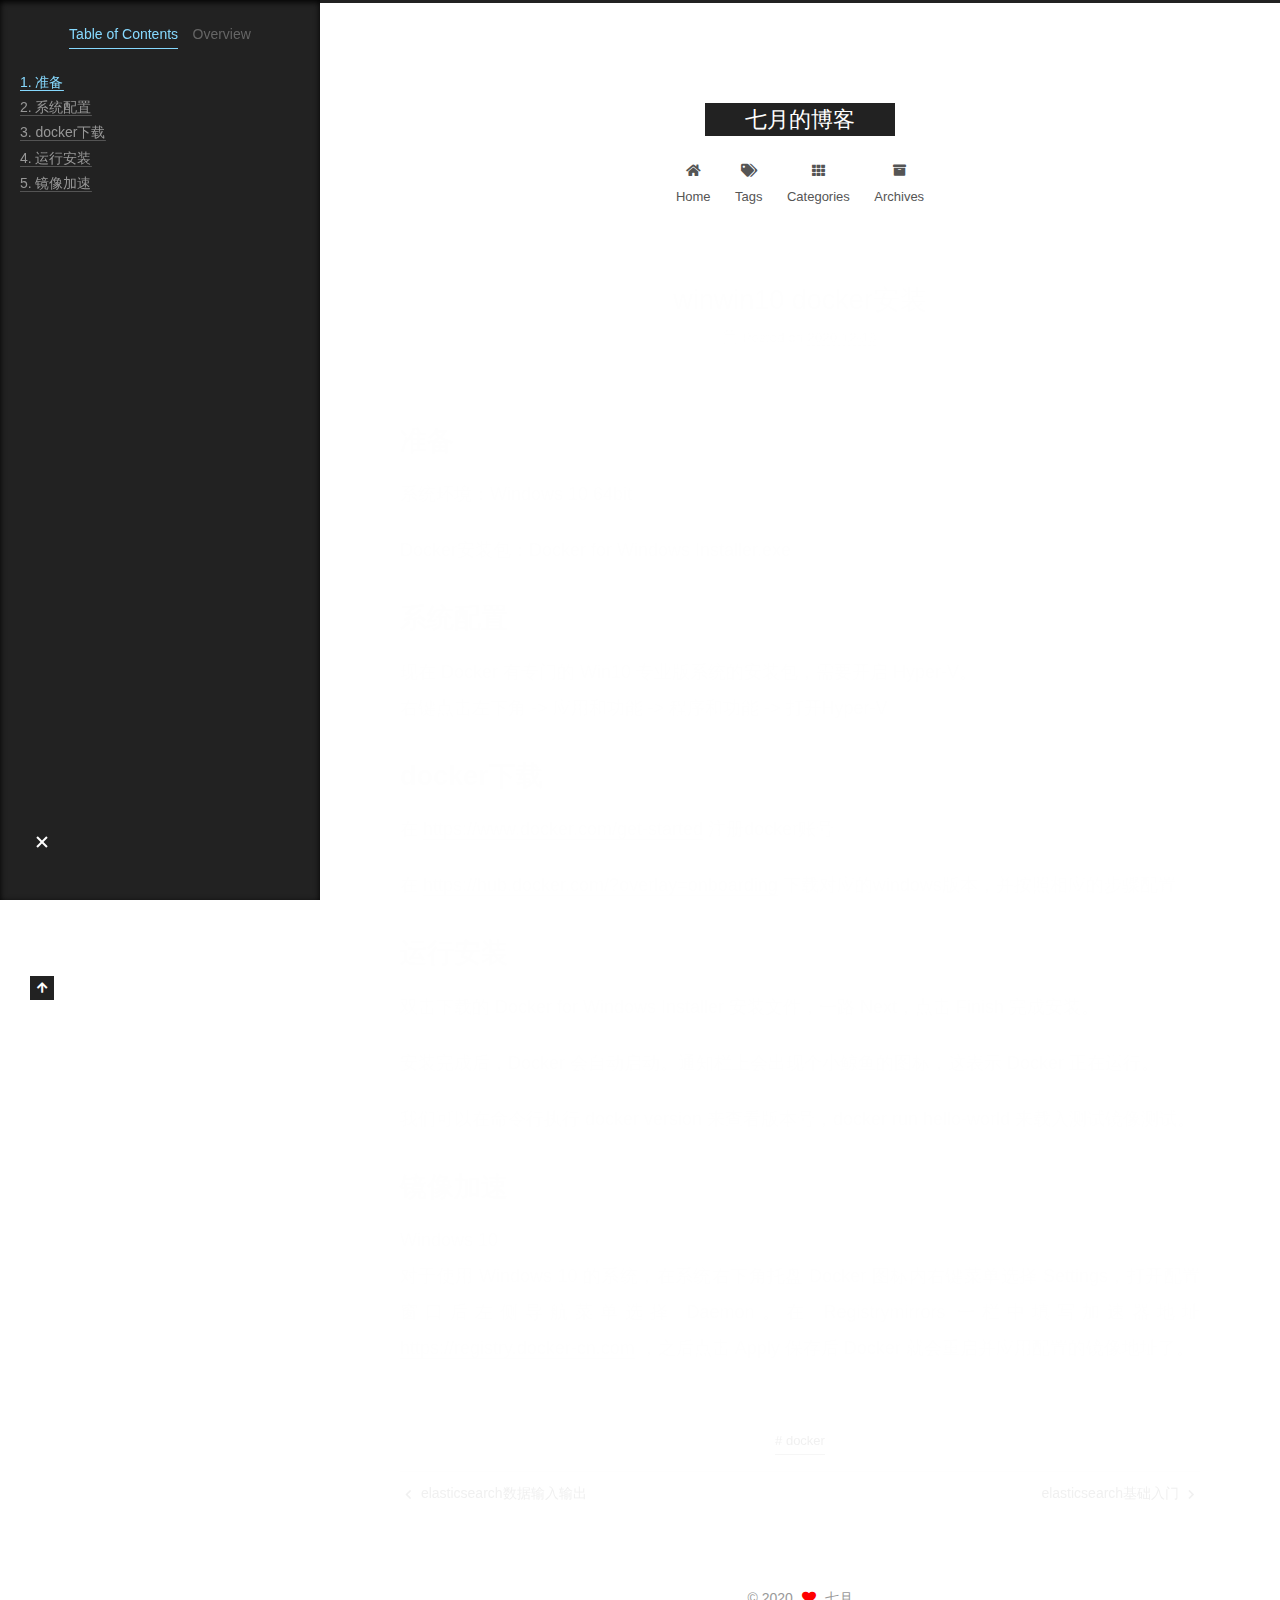
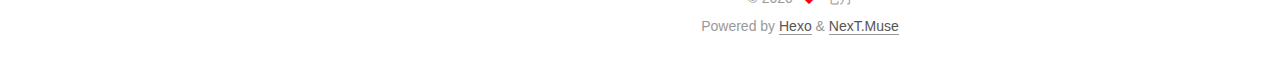
<file: 2020/12/13/winwin10-docker安装/index.html>
<!DOCTYPE html>
<html lang="zh-Hans">
<head>
  <meta charset="UTF-8">
<meta name="viewport" content="width=device-width, initial-scale=1, maximum-scale=2">
<meta name="theme-color" content="#222">
<meta name="generator" content="Hexo 5.2.0">
  <link rel="apple-touch-icon" sizes="180x180" href="/images/apple-touch-icon-next.png">
  <link rel="icon" type="image/png" sizes="32x32" href="/images/favicon-32x32-next.png">
  <link rel="icon" type="image/png" sizes="16x16" href="/images/favicon-16x16-next.png">
  <link rel="mask-icon" href="/images/logo.svg" color="#222">

<link rel="stylesheet" href="/css/main.css">


<link rel="stylesheet" href="/lib/font-awesome/css/all.min.css">

<script id="hexo-configurations">
    var NexT = window.NexT || {};
    var CONFIG = {"hostname":"example.com","root":"/","scheme":"Muse","version":"7.8.0","exturl":false,"sidebar":{"position":"left","display":"post","padding":18,"offset":12,"onmobile":false},"copycode":{"enable":false,"show_result":false,"style":null},"back2top":{"enable":true,"sidebar":false,"scrollpercent":false},"bookmark":{"enable":false,"color":"#222","save":"auto"},"fancybox":false,"mediumzoom":false,"lazyload":false,"pangu":false,"comments":{"style":"tabs","active":null,"storage":true,"lazyload":false,"nav":null},"algolia":{"hits":{"per_page":10},"labels":{"input_placeholder":"Search for Posts","hits_empty":"We didn't find any results for the search: ${query}","hits_stats":"${hits} results found in ${time} ms"}},"localsearch":{"enable":false,"trigger":"auto","top_n_per_article":1,"unescape":false,"preload":false},"motion":{"enable":true,"async":false,"transition":{"post_block":"fadeIn","post_header":"slideDownIn","post_body":"slideDownIn","coll_header":"slideLeftIn","sidebar":"slideUpIn"}}};
  </script>

  <meta name="description" content="准备系统环境：Windows 10 64bit Docker安装包：Docker for Windows Installer.exe 系统配置现在 Docker 有专门的 Win10 专业版系统的安装包，需要开启 Hyper-V。右键点击左下角 -&gt; 应用和功能 -&gt; 程序和功能 -&gt; 打开Hyper-V docker下载在 https:&#x2F;&#x2F;www.docker.com&#x2F;get-">
<meta property="og:type" content="article">
<meta property="og:title" content="winwin10 docker安装">
<meta property="og:url" content="http://example.com/2020/12/13/winwin10-docker%E5%AE%89%E8%A3%85/index.html">
<meta property="og:site_name" content="七月的博客">
<meta property="og:description" content="准备系统环境：Windows 10 64bit Docker安装包：Docker for Windows Installer.exe 系统配置现在 Docker 有专门的 Win10 专业版系统的安装包，需要开启 Hyper-V。右键点击左下角 -&gt; 应用和功能 -&gt; 程序和功能 -&gt; 打开Hyper-V docker下载在 https:&#x2F;&#x2F;www.docker.com&#x2F;get-">
<meta property="og:locale">
<meta property="article:published_time" content="2020-12-13T08:52:36.000Z">
<meta property="article:modified_time" content="2020-12-13T08:52:49.650Z">
<meta property="article:author" content="七月">
<meta property="article:tag" content="docker">
<meta name="twitter:card" content="summary">

<link rel="canonical" href="http://example.com/2020/12/13/winwin10-docker%E5%AE%89%E8%A3%85/">


<script id="page-configurations">
  // https://hexo.io/docs/variables.html
  CONFIG.page = {
    sidebar: "",
    isHome : false,
    isPost : true,
    lang   : 'zh-Hans'
  };
</script>

  <title>winwin10 docker安装 | 七月的博客</title>
  






  <noscript>
  <style>
  .use-motion .brand,
  .use-motion .menu-item,
  .sidebar-inner,
  .use-motion .post-block,
  .use-motion .pagination,
  .use-motion .comments,
  .use-motion .post-header,
  .use-motion .post-body,
  .use-motion .collection-header { opacity: initial; }

  .use-motion .site-title,
  .use-motion .site-subtitle {
    opacity: initial;
    top: initial;
  }

  .use-motion .logo-line-before i { left: initial; }
  .use-motion .logo-line-after i { right: initial; }
  </style>
</noscript>

</head>

<body itemscope itemtype="http://schema.org/WebPage">
  <div class="container use-motion">
    <div class="headband"></div>

    <header class="header" itemscope itemtype="http://schema.org/WPHeader">
      <div class="header-inner"><div class="site-brand-container">
  <div class="site-nav-toggle">
    <div class="toggle" aria-label="Toggle navigation bar">
      <span class="toggle-line toggle-line-first"></span>
      <span class="toggle-line toggle-line-middle"></span>
      <span class="toggle-line toggle-line-last"></span>
    </div>
  </div>

  <div class="site-meta">

    <a href="/" class="brand" rel="start">
      <span class="logo-line-before"><i></i></span>
      <h1 class="site-title">七月的博客</h1>
      <span class="logo-line-after"><i></i></span>
    </a>
  </div>

  <div class="site-nav-right">
    <div class="toggle popup-trigger">
    </div>
  </div>
</div>




<nav class="site-nav">
  <ul id="menu" class="main-menu menu">
        <li class="menu-item menu-item-home">

    <a href="/" rel="section"><i class="fa fa-home fa-fw"></i>Home</a>

  </li>
        <li class="menu-item menu-item-tags">

    <a href="/tags/" rel="section"><i class="fa fa-tags fa-fw"></i>Tags</a>

  </li>
        <li class="menu-item menu-item-categories">

    <a href="/categories/" rel="section"><i class="fa fa-th fa-fw"></i>Categories</a>

  </li>
        <li class="menu-item menu-item-archives">

    <a href="/archives/" rel="section"><i class="fa fa-archive fa-fw"></i>Archives</a>

  </li>
  </ul>
</nav>




</div>
    </header>

    
  <div class="back-to-top">
    <i class="fa fa-arrow-up"></i>
    <span>0%</span>
  </div>


    <main class="main">
      <div class="main-inner">
        <div class="content-wrap">
          

          <div class="content post posts-expand">
            

    
  
  
  <article itemscope itemtype="http://schema.org/Article" class="post-block" lang="zh-Hans">
    <link itemprop="mainEntityOfPage" href="http://example.com/2020/12/13/winwin10-docker%E5%AE%89%E8%A3%85/">

    <span hidden itemprop="author" itemscope itemtype="http://schema.org/Person">
      <meta itemprop="image" content="/images/timg.jpeg">
      <meta itemprop="name" content="七月">
      <meta itemprop="description" content="">
    </span>

    <span hidden itemprop="publisher" itemscope itemtype="http://schema.org/Organization">
      <meta itemprop="name" content="七月的博客">
    </span>
      <header class="post-header">
        <h1 class="post-title" itemprop="name headline">
          winwin10 docker安装
        </h1>

        <div class="post-meta">
            <span class="post-meta-item">
              <span class="post-meta-item-icon">
                <i class="far fa-calendar"></i>
              </span>
              <span class="post-meta-item-text">Posted on</span>
              

              <time title="Created: 2020-12-13 16:52:36 / Modified: 16:52:49" itemprop="dateCreated datePublished" datetime="2020-12-13T16:52:36+08:00">2020-12-13</time>
            </span>

          

        </div>
      </header>

    
    
    
    <div class="post-body" itemprop="articleBody">

      
        <h1 id="准备"><a href="#准备" class="headerlink" title="准备"></a>准备</h1><p>系统环境：Windows 10 64bit</p>
<p>Docker安装包：Docker for Windows Installer.exe</p>
<h1 id="系统配置"><a href="#系统配置" class="headerlink" title="系统配置"></a>系统配置</h1><p>现在 Docker 有专门的 Win10 专业版系统的安装包，需要开启 Hyper-V。<br>右键点击左下角 -&gt; 应用和功能 -&gt; 程序和功能 -&gt; 打开Hyper-V</p>
<h1 id="docker下载"><a href="#docker下载" class="headerlink" title="docker下载"></a>docker下载</h1><p>在 <a target="_blank" rel="noopener" href="https://www.docker.com/get-started">https://www.docker.com/get-started</a> 注册docker账号</p>
<p>在 <a target="_blank" rel="noopener" href="https://hub.docker.com/?overlay=onboarding">https://hub.docker.com/?overlay=onboarding</a> 下载对应的windows版本，并按照相应的步骤配置</p>
<h1 id="运行安装"><a href="#运行安装" class="headerlink" title="运行安装"></a>运行安装</h1><p>双击下载的 Docker for Windows Installer 安装文件，一路 Next，点击 Finish 完成安装。</p>
<p>安装完成后，Docker 会自动启动。通知栏上会出现个小鲸鱼的图标，这表示 Docker 正在运行。</p>
<p>我们可以在命令行执行 docker version 来查看版本号，docker run hello-world 来载入测试镜像测试。</p>
<h1 id="镜像加速"><a href="#镜像加速" class="headerlink" title="镜像加速"></a>镜像加速</h1><p>Windows 10<br>对于使用 Windows 10 的系统，在系统右下角托盘 Docker 图标内右键菜单选择 Settings，打开配置窗口后左侧导航菜单选择 Daemon。在 Registrymirrors 一栏中填写加速器地址 <a target="_blank" rel="noopener" href="https://registry.docker-cn.com/">https://registry.docker-cn.com</a> ，之后点击 Apply 保存后 Docker 就会重启并应用配置的镜像地址了。</p>

    </div>

    
    
    

      <footer class="post-footer">
          <div class="post-tags">
              <a href="/tags/docker/" rel="tag"># docker</a>
          </div>

        


        
    <div class="post-nav">
      <div class="post-nav-item">
    <a href="/2020/12/13/elasticsearch%E6%95%B0%E6%8D%AE%E8%BE%93%E5%85%A5%E8%BE%93%E5%87%BA/" rel="prev" title="elasticsearch数据输入输出">
      <i class="fa fa-chevron-left"></i> elasticsearch数据输入输出
    </a></div>
      <div class="post-nav-item">
    <a href="/2020/12/13/elasticsearch%E5%9F%BA%E7%A1%80%E5%85%A5%E9%97%A8/" rel="next" title="elasticsearch基础入门">
      elasticsearch基础入门 <i class="fa fa-chevron-right"></i>
    </a></div>
    </div>
      </footer>
    
  </article>
  
  
  



          </div>
          

<script>
  window.addEventListener('tabs:register', () => {
    let { activeClass } = CONFIG.comments;
    if (CONFIG.comments.storage) {
      activeClass = localStorage.getItem('comments_active') || activeClass;
    }
    if (activeClass) {
      let activeTab = document.querySelector(`a[href="#comment-${activeClass}"]`);
      if (activeTab) {
        activeTab.click();
      }
    }
  });
  if (CONFIG.comments.storage) {
    window.addEventListener('tabs:click', event => {
      if (!event.target.matches('.tabs-comment .tab-content .tab-pane')) return;
      let commentClass = event.target.classList[1];
      localStorage.setItem('comments_active', commentClass);
    });
  }
</script>

        </div>
          
  
  <div class="toggle sidebar-toggle">
    <span class="toggle-line toggle-line-first"></span>
    <span class="toggle-line toggle-line-middle"></span>
    <span class="toggle-line toggle-line-last"></span>
  </div>

  <aside class="sidebar">
    <div class="sidebar-inner">

      <ul class="sidebar-nav motion-element">
        <li class="sidebar-nav-toc">
          Table of Contents
        </li>
        <li class="sidebar-nav-overview">
          Overview
        </li>
      </ul>

      <!--noindex-->
      <div class="post-toc-wrap sidebar-panel">
          <div class="post-toc motion-element"><ol class="nav"><li class="nav-item nav-level-1"><a class="nav-link" href="#%E5%87%86%E5%A4%87"><span class="nav-number">1.</span> <span class="nav-text">准备</span></a></li><li class="nav-item nav-level-1"><a class="nav-link" href="#%E7%B3%BB%E7%BB%9F%E9%85%8D%E7%BD%AE"><span class="nav-number">2.</span> <span class="nav-text">系统配置</span></a></li><li class="nav-item nav-level-1"><a class="nav-link" href="#docker%E4%B8%8B%E8%BD%BD"><span class="nav-number">3.</span> <span class="nav-text">docker下载</span></a></li><li class="nav-item nav-level-1"><a class="nav-link" href="#%E8%BF%90%E8%A1%8C%E5%AE%89%E8%A3%85"><span class="nav-number">4.</span> <span class="nav-text">运行安装</span></a></li><li class="nav-item nav-level-1"><a class="nav-link" href="#%E9%95%9C%E5%83%8F%E5%8A%A0%E9%80%9F"><span class="nav-number">5.</span> <span class="nav-text">镜像加速</span></a></li></ol></div>
      </div>
      <!--/noindex-->

      <div class="site-overview-wrap sidebar-panel">
        <div class="site-author motion-element" itemprop="author" itemscope itemtype="http://schema.org/Person">
    <img class="site-author-image" itemprop="image" alt="七月"
      src="/images/timg.jpeg">
  <p class="site-author-name" itemprop="name">七月</p>
  <div class="site-description" itemprop="description"></div>
</div>
<div class="site-state-wrap motion-element">
  <nav class="site-state">
      <div class="site-state-item site-state-posts">
          <a href="/archives/">
        
          <span class="site-state-item-count">6</span>
          <span class="site-state-item-name">posts</span>
        </a>
      </div>
      <div class="site-state-item site-state-tags">
        <span class="site-state-item-count">3</span>
        <span class="site-state-item-name">tags</span>
      </div>
  </nav>
</div>



      </div>

    </div>
  </aside>
  <div id="sidebar-dimmer"></div>


      </div>
    </main>

    <footer class="footer">
      <div class="footer-inner">
        

        

<div class="copyright">
  
  &copy; 
  <span itemprop="copyrightYear">2020</span>
  <span class="with-love">
    <i class="fa fa-heart"></i>
  </span>
  <span class="author" itemprop="copyrightHolder">七月</span>
</div>
  <div class="powered-by">Powered by <a href="https://hexo.io/" class="theme-link" rel="noopener" target="_blank">Hexo</a> & <a href="https://muse.theme-next.org/" class="theme-link" rel="noopener" target="_blank">NexT.Muse</a>
  </div>

        








      </div>
    </footer>
  </div>

  
  <script src="/lib/anime.min.js"></script>
  <script src="/lib/velocity/velocity.min.js"></script>
  <script src="/lib/velocity/velocity.ui.min.js"></script>

<script src="/js/utils.js"></script>

<script src="/js/motion.js"></script>


<script src="/js/schemes/muse.js"></script>


<script src="/js/next-boot.js"></script>




  















  

  

</body>
</html>
</file>
<file: css/main.css>
:root {
  --body-bg-color: #fff;
  --content-bg-color: #fff;
  --card-bg-color: #f5f5f5;
  --text-color: #555;
  --blockquote-color: #666;
  --link-color: #555;
  --link-hover-color: #222;
  --brand-color: #fff;
  --brand-hover-color: #fff;
  --table-row-odd-bg-color: #f9f9f9;
  --table-row-hover-bg-color: #f5f5f5;
  --menu-item-bg-color: #f5f5f5;
  --btn-default-bg: #222;
  --btn-default-color: #fff;
  --btn-default-border-color: #222;
  --btn-default-hover-bg: #fff;
  --btn-default-hover-color: #222;
  --btn-default-hover-border-color: #222;
}
html {
  line-height: 1.15; /* 1 */
  -webkit-text-size-adjust: 100%; /* 2 */
}
body {
  margin: 0;
}
main {
  display: block;
}
h1 {
  font-size: 2em;
  margin: 0.67em 0;
}
hr {
  box-sizing: content-box; /* 1 */
  height: 0; /* 1 */
  overflow: visible; /* 2 */
}
pre {
  font-family: monospace, monospace; /* 1 */
  font-size: 1em; /* 2 */
}
a {
  background: transparent;
}
abbr[title] {
  border-bottom: none; /* 1 */
  text-decoration: underline; /* 2 */
  text-decoration: underline dotted; /* 2 */
}
b,
strong {
  font-weight: bolder;
}
code,
kbd,
samp {
  font-family: monospace, monospace; /* 1 */
  font-size: 1em; /* 2 */
}
small {
  font-size: 80%;
}
sub,
sup {
  font-size: 75%;
  line-height: 0;
  position: relative;
  vertical-align: baseline;
}
sub {
  bottom: -0.25em;
}
sup {
  top: -0.5em;
}
img {
  border-style: none;
}
button,
input,
optgroup,
select,
textarea {
  font-family: inherit; /* 1 */
  font-size: 100%; /* 1 */
  line-height: 1.15; /* 1 */
  margin: 0; /* 2 */
}
button,
input {
/* 1 */
  overflow: visible;
}
button,
select {
/* 1 */
  text-transform: none;
}
button,
[type='button'],
[type='reset'],
[type='submit'] {
  -webkit-appearance: button;
}
button::-moz-focus-inner,
[type='button']::-moz-focus-inner,
[type='reset']::-moz-focus-inner,
[type='submit']::-moz-focus-inner {
  border-style: none;
  padding: 0;
}
button:-moz-focusring,
[type='button']:-moz-focusring,
[type='reset']:-moz-focusring,
[type='submit']:-moz-focusring {
  outline: 1px dotted ButtonText;
}
fieldset {
  padding: 0.35em 0.75em 0.625em;
}
legend {
  box-sizing: border-box; /* 1 */
  color: inherit; /* 2 */
  display: table; /* 1 */
  max-width: 100%; /* 1 */
  padding: 0; /* 3 */
  white-space: normal; /* 1 */
}
progress {
  vertical-align: baseline;
}
textarea {
  overflow: auto;
}
[type='checkbox'],
[type='radio'] {
  box-sizing: border-box; /* 1 */
  padding: 0; /* 2 */
}
[type='number']::-webkit-inner-spin-button,
[type='number']::-webkit-outer-spin-button {
  height: auto;
}
[type='search'] {
  outline-offset: -2px; /* 2 */
  -webkit-appearance: textfield; /* 1 */
}
[type='search']::-webkit-search-decoration {
  -webkit-appearance: none;
}
::-webkit-file-upload-button {
  font: inherit; /* 2 */
  -webkit-appearance: button; /* 1 */
}
details {
  display: block;
}
summary {
  display: list-item;
}
template {
  display: none;
}
[hidden] {
  display: none;
}
::selection {
  background: #262a30;
  color: #eee;
}
html,
body {
  height: 100%;
}
body {
  background: var(--body-bg-color);
  color: var(--text-color);
  font-family: 'Lato', "PingFang SC", "Microsoft YaHei", sans-serif;
  font-size: 1em;
  line-height: 2;
}
@media (max-width: 991px) {
  body {
    padding-left: 0 !important;
    padding-right: 0 !important;
  }
}
h1,
h2,
h3,
h4,
h5,
h6 {
  font-family: 'Lato', "PingFang SC", "Microsoft YaHei", sans-serif;
  font-weight: bold;
  line-height: 1.5;
  margin: 20px 0 15px;
}
h1 {
  font-size: 1.5em;
}
h2 {
  font-size: 1.375em;
}
h3 {
  font-size: 1.25em;
}
h4 {
  font-size: 1.125em;
}
h5 {
  font-size: 1em;
}
h6 {
  font-size: 0.875em;
}
p {
  margin: 0 0 20px 0;
}
a,
span.exturl {
  border-bottom: 1px solid #999;
  color: var(--link-color);
  outline: 0;
  text-decoration: none;
  overflow-wrap: break-word;
  word-wrap: break-word;
  cursor: pointer;
}
a:hover,
span.exturl:hover {
  border-bottom-color: var(--link-hover-color);
  color: var(--link-hover-color);
}
iframe,
img,
video {
  display: block;
  margin-left: auto;
  margin-right: auto;
  max-width: 100%;
}
hr {
  background-image: repeating-linear-gradient(-45deg, #ddd, #ddd 4px, transparent 4px, transparent 8px);
  border: 0;
  height: 3px;
  margin: 40px 0;
}
blockquote {
  border-left: 4px solid #ddd;
  color: var(--blockquote-color);
  margin: 0;
  padding: 0 15px;
}
blockquote cite::before {
  content: '-';
  padding: 0 5px;
}
dt {
  font-weight: bold;
}
dd {
  margin: 0;
  padding: 0;
}
kbd {
  background-color: #f5f5f5;
  background-image: linear-gradient(#eee, #fff, #eee);
  border: 1px solid #ccc;
  border-radius: 0.2em;
  box-shadow: 0.1em 0.1em 0.2em rgba(0,0,0,0.1);
  color: #555;
  font-family: inherit;
  padding: 0.1em 0.3em;
  white-space: nowrap;
}
.table-container {
  overflow: auto;
}
table {
  border-collapse: collapse;
  border-spacing: 0;
  font-size: 0.875em;
  margin: 0 0 20px 0;
  width: 100%;
}
tbody tr:nth-of-type(odd) {
  background: var(--table-row-odd-bg-color);
}
tbody tr:hover {
  background: var(--table-row-hover-bg-color);
}
caption,
th,
td {
  font-weight: normal;
  padding: 8px;
  vertical-align: middle;
}
th,
td {
  border: 1px solid #ddd;
  border-bottom: 3px solid #ddd;
}
th {
  font-weight: 700;
  padding-bottom: 10px;
}
td {
  border-bottom-width: 1px;
}
.btn {
  background: var(--btn-default-bg);
  border: 2px solid var(--btn-default-border-color);
  border-radius: 0;
  color: var(--btn-default-color);
  display: inline-block;
  font-size: 0.875em;
  line-height: 2;
  padding: 0 20px;
  text-decoration: none;
  transition-property: background-color;
  transition-delay: 0s;
  transition-duration: 0.2s;
  transition-timing-function: ease-in-out;
}
.btn:hover {
  background: var(--btn-default-hover-bg);
  border-color: var(--btn-default-hover-border-color);
  color: var(--btn-default-hover-color);
}
.btn + .btn {
  margin: 0 0 8px 8px;
}
.btn .fa-fw {
  text-align: left;
  width: 1.285714285714286em;
}
.toggle {
  line-height: 0;
}
.toggle .toggle-line {
  background: #fff;
  display: inline-block;
  height: 2px;
  left: 0;
  position: relative;
  top: 0;
  transition: all 0.4s;
  vertical-align: top;
  width: 100%;
}
.toggle .toggle-line:not(:first-child) {
  margin-top: 3px;
}
.toggle.toggle-arrow .toggle-line-first {
  left: 50%;
  top: 2px;
  transform: rotate(45deg);
  width: 50%;
}
.toggle.toggle-arrow .toggle-line-middle {
  left: 2px;
  width: 90%;
}
.toggle.toggle-arrow .toggle-line-last {
  left: 50%;
  top: -2px;
  transform: rotate(-45deg);
  width: 50%;
}
.toggle.toggle-close .toggle-line-first {
  transform: rotate(-45deg);
  top: 5px;
}
.toggle.toggle-close .toggle-line-middle {
  opacity: 0;
}
.toggle.toggle-close .toggle-line-last {
  transform: rotate(45deg);
  top: -5px;
}
.highlight,
pre {
  background: #2d2d2d;
  color: #ccc;
  line-height: 1.6;
  margin: 0 auto 20px;
}
pre,
code {
  font-family: consolas, Menlo, monospace, "PingFang SC", "Microsoft YaHei";
}
code {
  background: #eee;
  border-radius: 3px;
  color: #555;
  padding: 2px 4px;
  overflow-wrap: break-word;
  word-wrap: break-word;
}
.highlight *::selection {
  background: #515151;
}
.highlight pre {
  border: 0;
  margin: 0;
  padding: 10px 0;
}
.highlight table {
  border: 0;
  margin: 0;
  width: auto;
}
.highlight td {
  border: 0;
  padding: 0;
}
.highlight figcaption {
  background: #1b1b1b;
  color: #ccc;
  display: flex;
  font-size: 0.875em;
  justify-content: space-between;
  line-height: 1.2;
  padding: 0.5em;
}
.highlight figcaption a {
  color: #ccc;
}
.highlight figcaption a:hover {
  border-bottom-color: #ccc;
}
.highlight .gutter {
  -moz-user-select: none;
  -ms-user-select: none;
  -webkit-user-select: none;
  user-select: none;
}
.highlight .gutter pre {
  background: #1b1b1b;
  color: #999;
  padding-left: 10px;
  padding-right: 10px;
  text-align: right;
}
.highlight .code pre {
  background: #2d2d2d;
  padding-left: 10px;
  width: 100%;
}
.gist table {
  width: auto;
}
.gist table td {
  border: 0;
}
pre {
  overflow: auto;
  padding: 10px;
}
pre code {
  background: none;
  color: #ccc;
  font-size: 0.875em;
  padding: 0;
  text-shadow: none;
}
pre .deletion {
  background: #800000;
}
pre .addition {
  background: #008000;
}
pre .meta {
  color: #fc6;
  -moz-user-select: none;
  -ms-user-select: none;
  -webkit-user-select: none;
  user-select: none;
}
pre .comment {
  color: #999;
}
pre .variable,
pre .attribute,
pre .tag,
pre .name,
pre .regexp,
pre .ruby .constant,
pre .xml .tag .title,
pre .xml .pi,
pre .xml .doctype,
pre .html .doctype,
pre .css .id,
pre .css .class,
pre .css .pseudo {
  color: #f2777a;
}
pre .number,
pre .preprocessor,
pre .built_in,
pre .builtin-name,
pre .literal,
pre .params,
pre .constant,
pre .command {
  color: #f99157;
}
pre .ruby .class .title,
pre .css .rules .attribute,
pre .string,
pre .symbol,
pre .value,
pre .inheritance,
pre .header,
pre .ruby .symbol,
pre .xml .cdata,
pre .special,
pre .formula {
  color: #9c9;
}
pre .title,
pre .css .hexcolor {
  color: #6cc;
}
pre .function,
pre .python .decorator,
pre .python .title,
pre .ruby .function .title,
pre .ruby .title .keyword,
pre .perl .sub,
pre .javascript .title,
pre .coffeescript .title {
  color: #69c;
}
pre .keyword,
pre .javascript .function {
  color: #c9c;
}
.blockquote-center {
  border-left: none;
  margin: 40px 0;
  padding: 0;
  position: relative;
  text-align: center;
}
.blockquote-center .fa {
  display: block;
  opacity: 0.6;
  position: absolute;
  width: 100%;
}
.blockquote-center .fa-quote-left {
  border-top: 1px solid #ccc;
  text-align: left;
  top: -20px;
}
.blockquote-center .fa-quote-right {
  border-bottom: 1px solid #ccc;
  text-align: right;
  bottom: -20px;
}
.blockquote-center p,
.blockquote-center div {
  text-align: center;
}
.post-body .group-picture img {
  margin: 0 auto;
  padding: 0 3px;
}
.group-picture-row {
  margin-bottom: 6px;
  overflow: hidden;
}
.group-picture-column {
  float: left;
  margin-bottom: 10px;
}
.post-body .label {
  color: #555;
  display: inline;
  padding: 0 2px;
}
.post-body .label.default {
  background: #f0f0f0;
}
.post-body .label.primary {
  background: #efe6f7;
}
.post-body .label.info {
  background: #e5f2f8;
}
.post-body .label.success {
  background: #e7f4e9;
}
.post-body .label.warning {
  background: #fcf6e1;
}
.post-body .label.danger {
  background: #fae8eb;
}
.post-body .tabs {
  margin-bottom: 20px;
}
.post-body .tabs,
.tabs-comment {
  display: block;
  padding-top: 10px;
  position: relative;
}
.post-body .tabs ul.nav-tabs,
.tabs-comment ul.nav-tabs {
  display: flex;
  flex-wrap: wrap;
  margin: 0;
  margin-bottom: -1px;
  padding: 0;
}
@media (max-width: 413px) {
  .post-body .tabs ul.nav-tabs,
  .tabs-comment ul.nav-tabs {
    display: block;
    margin-bottom: 5px;
  }
}
.post-body .tabs ul.nav-tabs li.tab,
.tabs-comment ul.nav-tabs li.tab {
  border-bottom: 1px solid #ddd;
  border-left: 1px solid transparent;
  border-right: 1px solid transparent;
  border-top: 3px solid transparent;
  flex-grow: 1;
  list-style-type: none;
  border-radius: 0 0 0 0;
}
@media (max-width: 413px) {
  .post-body .tabs ul.nav-tabs li.tab,
  .tabs-comment ul.nav-tabs li.tab {
    border-bottom: 1px solid transparent;
    border-left: 3px solid transparent;
    border-right: 1px solid transparent;
    border-top: 1px solid transparent;
  }
}
@media (max-width: 413px) {
  .post-body .tabs ul.nav-tabs li.tab,
  .tabs-comment ul.nav-tabs li.tab {
    border-radius: 0;
  }
}
.post-body .tabs ul.nav-tabs li.tab a,
.tabs-comment ul.nav-tabs li.tab a {
  border-bottom: initial;
  display: block;
  line-height: 1.8;
  outline: 0;
  padding: 0.25em 0.75em;
  text-align: center;
  transition-delay: 0s;
  transition-duration: 0.2s;
  transition-timing-function: ease-out;
}
.post-body .tabs ul.nav-tabs li.tab a i,
.tabs-comment ul.nav-tabs li.tab a i {
  width: 1.285714285714286em;
}
.post-body .tabs ul.nav-tabs li.tab.active,
.tabs-comment ul.nav-tabs li.tab.active {
  border-bottom: 1px solid transparent;
  border-left: 1px solid #ddd;
  border-right: 1px solid #ddd;
  border-top: 3px solid #fc6423;
}
@media (max-width: 413px) {
  .post-body .tabs ul.nav-tabs li.tab.active,
  .tabs-comment ul.nav-tabs li.tab.active {
    border-bottom: 1px solid #ddd;
    border-left: 3px solid #fc6423;
    border-right: 1px solid #ddd;
    border-top: 1px solid #ddd;
  }
}
.post-body .tabs ul.nav-tabs li.tab.active a,
.tabs-comment ul.nav-tabs li.tab.active a {
  color: var(--link-color);
  cursor: default;
}
.post-body .tabs .tab-content .tab-pane,
.tabs-comment .tab-content .tab-pane {
  border: 1px solid #ddd;
  border-top: 0;
  padding: 20px 20px 0 20px;
  border-radius: 0;
}
.post-body .tabs .tab-content .tab-pane:not(.active),
.tabs-comment .tab-content .tab-pane:not(.active) {
  display: none;
}
.post-body .tabs .tab-content .tab-pane.active,
.tabs-comment .tab-content .tab-pane.active {
  display: block;
}
.post-body .tabs .tab-content .tab-pane.active:nth-of-type(1),
.tabs-comment .tab-content .tab-pane.active:nth-of-type(1) {
  border-radius: 0 0 0 0;
}
@media (max-width: 413px) {
  .post-body .tabs .tab-content .tab-pane.active:nth-of-type(1),
  .tabs-comment .tab-content .tab-pane.active:nth-of-type(1) {
    border-radius: 0;
  }
}
.post-body .note {
  border-radius: 3px;
  margin-bottom: 20px;
  padding: 1em;
  position: relative;
  border: 1px solid #eee;
  border-left-width: 5px;
}
.post-body .note h2,
.post-body .note h3,
.post-body .note h4,
.post-body .note h5,
.post-body .note h6 {
  margin-top: 0;
  border-bottom: initial;
  margin-bottom: 0;
  padding-top: 0;
}
.post-body .note p:first-child,
.post-body .note ul:first-child,
.post-body .note ol:first-child,
.post-body .note table:first-child,
.post-body .note pre:first-child,
.post-body .note blockquote:first-child,
.post-body .note img:first-child {
  margin-top: 0;
}
.post-body .note p:last-child,
.post-body .note ul:last-child,
.post-body .note ol:last-child,
.post-body .note table:last-child,
.post-body .note pre:last-child,
.post-body .note blockquote:last-child,
.post-body .note img:last-child {
  margin-bottom: 0;
}
.post-body .note.default {
  border-left-color: #777;
}
.post-body .note.default h2,
.post-body .note.default h3,
.post-body .note.default h4,
.post-body .note.default h5,
.post-body .note.default h6 {
  color: #777;
}
.post-body .note.primary {
  border-left-color: #6f42c1;
}
.post-body .note.primary h2,
.post-body .note.primary h3,
.post-body .note.primary h4,
.post-body .note.primary h5,
.post-body .note.primary h6 {
  color: #6f42c1;
}
.post-body .note.info {
  border-left-color: #428bca;
}
.post-body .note.info h2,
.post-body .note.info h3,
.post-body .note.info h4,
.post-body .note.info h5,
.post-body .note.info h6 {
  color: #428bca;
}
.post-body .note.success {
  border-left-color: #5cb85c;
}
.post-body .note.success h2,
.post-body .note.success h3,
.post-body .note.success h4,
.post-body .note.success h5,
.post-body .note.success h6 {
  color: #5cb85c;
}
.post-body .note.warning {
  border-left-color: #f0ad4e;
}
.post-body .note.warning h2,
.post-body .note.warning h3,
.post-body .note.warning h4,
.post-body .note.warning h5,
.post-body .note.warning h6 {
  color: #f0ad4e;
}
.post-body .note.danger {
  border-left-color: #d9534f;
}
.post-body .note.danger h2,
.post-body .note.danger h3,
.post-body .note.danger h4,
.post-body .note.danger h5,
.post-body .note.danger h6 {
  color: #d9534f;
}
.pagination .prev,
.pagination .next,
.pagination .page-number,
.pagination .space {
  display: inline-block;
  margin: 0 10px;
  padding: 0 11px;
  position: relative;
  top: -1px;
}
@media (max-width: 767px) {
  .pagination .prev,
  .pagination .next,
  .pagination .page-number,
  .pagination .space {
    margin: 0 5px;
  }
}
.pagination {
  border-top: 1px solid #eee;
  margin: 120px 0 0;
  text-align: center;
}
.pagination .prev,
.pagination .next,
.pagination .page-number {
  border-bottom: 0;
  border-top: 1px solid #eee;
  transition-property: border-color;
  transition-delay: 0s;
  transition-duration: 0.2s;
  transition-timing-function: ease-in-out;
}
.pagination .prev:hover,
.pagination .next:hover,
.pagination .page-number:hover {
  border-top-color: #222;
}
.pagination .space {
  margin: 0;
  padding: 0;
}
.pagination .prev {
  margin-left: 0;
}
.pagination .next {
  margin-right: 0;
}
.pagination .page-number.current {
  background: #ccc;
  border-top-color: #ccc;
  color: #fff;
}
@media (max-width: 767px) {
  .pagination {
    border-top: none;
  }
  .pagination .prev,
  .pagination .next,
  .pagination .page-number {
    border-bottom: 1px solid #eee;
    border-top: 0;
    margin-bottom: 10px;
    padding: 0 10px;
  }
  .pagination .prev:hover,
  .pagination .next:hover,
  .pagination .page-number:hover {
    border-bottom-color: #222;
  }
}
.comments {
  margin-top: 60px;
  overflow: hidden;
}
.comment-button-group {
  display: flex;
  flex-wrap: wrap-reverse;
  justify-content: center;
  margin: 1em 0;
}
.comment-button-group .comment-button {
  margin: 0.1em 0.2em;
}
.comment-button-group .comment-button.active {
  background: var(--btn-default-hover-bg);
  border-color: var(--btn-default-hover-border-color);
  color: var(--btn-default-hover-color);
}
.comment-position {
  display: none;
}
.comment-position.active {
  display: block;
}
.tabs-comment {
  background: var(--content-bg-color);
  margin-top: 4em;
  padding-top: 0;
}
.tabs-comment .comments {
  border: 0;
  box-shadow: none;
  margin-top: 0;
  padding-top: 0;
}
.container {
  min-height: 100%;
  position: relative;
}
.main-inner {
  margin: 0 auto;
  width: 700px;
}
@media (min-width: 1200px) {
  .main-inner {
    width: 800px;
  }
}
@media (min-width: 1600px) {
  .main-inner {
    width: 900px;
  }
}
@media (max-width: 767px) {
  .content-wrap {
    padding: 0 20px;
  }
}
.header {
  background: transparent;
}
.header-inner {
  margin: 0 auto;
  width: 700px;
}
@media (min-width: 1200px) {
  .header-inner {
    width: 800px;
  }
}
@media (min-width: 1600px) {
  .header-inner {
    width: 900px;
  }
}
.site-brand-container {
  display: flex;
  flex-shrink: 0;
  padding: 0 10px;
}
.headband {
  background: #222;
  height: 3px;
}
.site-meta {
  flex-grow: 1;
  text-align: center;
}
@media (max-width: 767px) {
  .site-meta {
    text-align: center;
  }
}
.brand {
  border-bottom: none;
  color: var(--brand-color);
  display: inline-block;
  line-height: 1.375em;
  padding: 0 40px;
  position: relative;
}
.brand:hover {
  color: var(--brand-hover-color);
}
.site-title {
  font-family: 'Lato', "PingFang SC", "Microsoft YaHei", sans-serif;
  font-size: 1.375em;
  font-weight: normal;
  margin: 0;
}
.site-subtitle {
  color: #999;
  font-size: 0.8125em;
  margin: 10px 0;
}
.use-motion .brand {
  opacity: 0;
}
.use-motion .site-title,
.use-motion .site-subtitle,
.use-motion .custom-logo-image {
  opacity: 0;
  position: relative;
  top: -10px;
}
.site-nav-toggle,
.site-nav-right {
  display: none;
}
@media (max-width: 767px) {
  .site-nav-toggle,
  .site-nav-right {
    display: flex;
    flex-direction: column;
    justify-content: center;
  }
}
.site-nav-toggle .toggle,
.site-nav-right .toggle {
  color: var(--text-color);
  padding: 10px;
  width: 22px;
}
.site-nav-toggle .toggle .toggle-line,
.site-nav-right .toggle .toggle-line {
  background: var(--text-color);
  border-radius: 1px;
}
.site-nav {
  display: block;
}
@media (max-width: 767px) {
  .site-nav {
    clear: both;
    display: none;
  }
}
.site-nav.site-nav-on {
  display: block;
}
.menu {
  margin-top: 20px;
  padding-left: 0;
  text-align: center;
}
.menu-item {
  display: inline-block;
  list-style: none;
  margin: 0 10px;
}
@media (max-width: 767px) {
  .menu-item {
    display: block;
    margin-top: 10px;
  }
  .menu-item.menu-item-search {
    display: none;
  }
}
.menu-item a,
.menu-item span.exturl {
  border-bottom: 0;
  display: block;
  font-size: 0.8125em;
  transition-property: border-color;
  transition-delay: 0s;
  transition-duration: 0.2s;
  transition-timing-function: ease-in-out;
}
@media (hover: none) {
  .menu-item a:hover,
  .menu-item span.exturl:hover {
    border-bottom-color: transparent !important;
  }
}
.menu-item .fa,
.menu-item .fab,
.menu-item .far,
.menu-item .fas {
  margin-right: 8px;
}
.menu-item .badge {
  display: inline-block;
  font-weight: bold;
  line-height: 1;
  margin-left: 0.35em;
  margin-top: 0.35em;
  text-align: center;
  white-space: nowrap;
}
@media (max-width: 767px) {
  .menu-item .badge {
    float: right;
    margin-left: 0;
  }
}
.menu-item-active a,
.menu .menu-item a:hover,
.menu .menu-item span.exturl:hover {
  background: var(--menu-item-bg-color);
}
.use-motion .menu-item {
  opacity: 0;
}
.sidebar {
  background: #222;
  bottom: 0;
  box-shadow: inset 0 2px 6px #000;
  position: fixed;
  top: 0;
}
@media (max-width: 991px) {
  .sidebar {
    display: none;
  }
}
.sidebar-inner {
  color: #999;
  padding: 18px 10px;
  text-align: center;
}
.cc-license {
  margin-top: 10px;
  text-align: center;
}
.cc-license .cc-opacity {
  border-bottom: none;
  opacity: 0.7;
}
.cc-license .cc-opacity:hover {
  opacity: 0.9;
}
.cc-license img {
  display: inline-block;
}
.site-author-image {
  border: 2px solid #333;
  display: block;
  margin: 0 auto;
  max-width: 96px;
  padding: 2px;
}
.site-author-name {
  color: #f5f5f5;
  font-weight: normal;
  margin: 5px 0 0;
  text-align: center;
}
.site-description {
  color: #999;
  font-size: 1em;
  margin-top: 5px;
  text-align: center;
}
.links-of-author {
  margin-top: 15px;
}
.links-of-author a,
.links-of-author span.exturl {
  border-bottom-color: #555;
  display: inline-block;
  font-size: 0.8125em;
  margin-bottom: 10px;
  margin-right: 10px;
  vertical-align: middle;
}
.links-of-author a::before,
.links-of-author span.exturl::before {
  background: #09a68e;
  border-radius: 50%;
  content: ' ';
  display: inline-block;
  height: 4px;
  margin-right: 3px;
  vertical-align: middle;
  width: 4px;
}
.sidebar-button {
  margin-top: 15px;
}
.sidebar-button a {
  border: 1px solid #fc6423;
  border-radius: 4px;
  color: #fc6423;
  display: inline-block;
  padding: 0 15px;
}
.sidebar-button a .fa,
.sidebar-button a .fab,
.sidebar-button a .far,
.sidebar-button a .fas {
  margin-right: 5px;
}
.sidebar-button a:hover {
  background: #fc6423;
  border: 1px solid #fc6423;
  color: #fff;
}
.sidebar-button a:hover .fa,
.sidebar-button a:hover .fab,
.sidebar-button a:hover .far,
.sidebar-button a:hover .fas {
  color: #fff;
}
.links-of-blogroll {
  font-size: 0.8125em;
  margin-top: 10px;
}
.links-of-blogroll-title {
  font-size: 0.875em;
  font-weight: 600;
  margin-top: 0;
}
.links-of-blogroll-list {
  list-style: none;
  margin: 0;
  padding: 0;
}
#sidebar-dimmer {
  display: none;
}
@media (max-width: 767px) {
  #sidebar-dimmer {
    background: #000;
    display: block;
    height: 100%;
    left: 100%;
    opacity: 0;
    position: fixed;
    top: 0;
    width: 100%;
    z-index: 1100;
  }
  .sidebar-active + #sidebar-dimmer {
    opacity: 0.7;
    transform: translateX(-100%);
    transition: opacity 0.5s;
  }
}
.sidebar-nav {
  margin: 0;
  padding-bottom: 20px;
  padding-left: 0;
}
.sidebar-nav li {
  border-bottom: 1px solid transparent;
  color: #666;
  cursor: pointer;
  display: inline-block;
  font-size: 0.875em;
}
.sidebar-nav li.sidebar-nav-overview {
  margin-left: 10px;
}
.sidebar-nav li:hover {
  color: #f5f5f5;
}
.sidebar-nav .sidebar-nav-active {
  border-bottom-color: #87daff;
  color: #87daff;
}
.sidebar-nav .sidebar-nav-active:hover {
  color: #87daff;
}
.sidebar-panel {
  display: none;
  overflow-x: hidden;
  overflow-y: auto;
}
.sidebar-panel-active {
  display: block;
}
.sidebar-toggle {
  background: #222;
  bottom: 45px;
  cursor: pointer;
  height: 14px;
  left: 30px;
  padding: 5px;
  position: fixed;
  width: 14px;
  z-index: 1300;
}
@media (max-width: 991px) {
  .sidebar-toggle {
    left: 20px;
    opacity: 0.8;
    display: none;
  }
}
.sidebar-toggle:hover .toggle-line {
  background: #87daff;
}
.post-toc {
  font-size: 0.875em;
}
.post-toc ol {
  list-style: none;
  margin: 0;
  padding: 0 2px 5px 10px;
  text-align: left;
}
.post-toc ol > ol {
  padding-left: 0;
}
.post-toc ol a {
  transition-property: all;
  transition-delay: 0s;
  transition-duration: 0.2s;
  transition-timing-function: ease-in-out;
}
.post-toc .nav-item {
  line-height: 1.8;
  overflow: hidden;
  text-overflow: ellipsis;
  white-space: nowrap;
}
.post-toc .nav .nav-child {
  display: none;
}
.post-toc .nav .active > .nav-child {
  display: block;
}
.post-toc .nav .active-current > .nav-child {
  display: block;
}
.post-toc .nav .active-current > .nav-child > .nav-item {
  display: block;
}
.post-toc .nav .active > a {
  border-bottom-color: #87daff;
  color: #87daff;
}
.post-toc .nav .active-current > a {
  color: #87daff;
}
.post-toc .nav .active-current > a:hover {
  color: #87daff;
}
.site-state {
  display: flex;
  justify-content: center;
  line-height: 1.4;
  margin-top: 10px;
  overflow: hidden;
  text-align: center;
  white-space: nowrap;
}
.site-state-item {
  padding: 0 15px;
}
.site-state-item:not(:first-child) {
  border-left: 1px solid #333;
}
.site-state-item a {
  border-bottom: none;
}
.site-state-item-count {
  display: block;
  font-size: 1.25em;
  font-weight: 600;
  text-align: center;
}
.site-state-item-name {
  color: inherit;
  font-size: 0.875em;
}
.footer {
  color: #999;
  font-size: 0.875em;
  padding: 20px 0;
}
.footer.footer-fixed {
  bottom: 0;
  left: 0;
  position: absolute;
  right: 0;
}
.footer-inner {
  box-sizing: border-box;
  margin: 0 auto;
  text-align: center;
  width: 700px;
}
@media (min-width: 1200px) {
  .footer-inner {
    width: 800px;
  }
}
@media (min-width: 1600px) {
  .footer-inner {
    width: 900px;
  }
}
.languages {
  display: inline-block;
  font-size: 1.125em;
  position: relative;
}
.languages .lang-select-label span {
  margin: 0 0.5em;
}
.languages .lang-select {
  height: 100%;
  left: 0;
  opacity: 0;
  position: absolute;
  top: 0;
  width: 100%;
}
.with-love {
  color: #ff0000;
  display: inline-block;
  margin: 0 5px;
}
.powered-by,
.theme-info {
  display: inline-block;
}
@-moz-keyframes iconAnimate {
  0%, 100% {
    transform: scale(1);
  }
  10%, 30% {
    transform: scale(0.9);
  }
  20%, 40%, 60%, 80% {
    transform: scale(1.1);
  }
  50%, 70% {
    transform: scale(1.1);
  }
}
@-webkit-keyframes iconAnimate {
  0%, 100% {
    transform: scale(1);
  }
  10%, 30% {
    transform: scale(0.9);
  }
  20%, 40%, 60%, 80% {
    transform: scale(1.1);
  }
  50%, 70% {
    transform: scale(1.1);
  }
}
@-o-keyframes iconAnimate {
  0%, 100% {
    transform: scale(1);
  }
  10%, 30% {
    transform: scale(0.9);
  }
  20%, 40%, 60%, 80% {
    transform: scale(1.1);
  }
  50%, 70% {
    transform: scale(1.1);
  }
}
@keyframes iconAnimate {
  0%, 100% {
    transform: scale(1);
  }
  10%, 30% {
    transform: scale(0.9);
  }
  20%, 40%, 60%, 80% {
    transform: scale(1.1);
  }
  50%, 70% {
    transform: scale(1.1);
  }
}
.back-to-top {
  font-size: 12px;
  text-align: center;
  transition-delay: 0s;
  transition-duration: 0.2s;
  transition-timing-function: ease-in-out;
}
.back-to-top {
  background: #222;
  bottom: -100px;
  box-sizing: border-box;
  color: #fff;
  cursor: pointer;
  left: 30px;
  opacity: 1;
  padding: 0 6px;
  position: fixed;
  transition-property: bottom;
  z-index: 1300;
  width: 24px;
}
.back-to-top span {
  display: none;
}
.back-to-top:hover {
  color: #87daff;
}
.back-to-top.back-to-top-on {
  bottom: 19px;
}
@media (max-width: 991px) {
  .back-to-top {
    left: 20px;
    opacity: 0.8;
  }
}
.post-body {
  font-family: 'Lato', "PingFang SC", "Microsoft YaHei", sans-serif;
  overflow-wrap: break-word;
  word-wrap: break-word;
}
@media (min-width: 1200px) {
  .post-body {
    font-size: 1.125em;
  }
}
.post-body .exturl .fa {
  font-size: 0.875em;
  margin-left: 4px;
}
.post-body .image-caption,
.post-body .figure .caption {
  color: #999;
  font-size: 0.875em;
  font-weight: bold;
  line-height: 1;
  margin: -20px auto 15px;
  text-align: center;
}
.post-sticky-flag {
  display: inline-block;
  transform: rotate(30deg);
}
.post-button {
  margin-top: 40px;
  text-align: center;
}
.use-motion .post-block,
.use-motion .pagination,
.use-motion .comments {
  opacity: 0;
}
.use-motion .post-header {
  opacity: 0;
}
.use-motion .post-body {
  opacity: 0;
}
.use-motion .collection-header {
  opacity: 0;
}
.posts-collapse {
  margin-left: 35px;
  position: relative;
}
@media (max-width: 767px) {
  .posts-collapse {
    margin-left: 0px;
    margin-right: 0px;
  }
}
.posts-collapse .collection-title {
  font-size: 1.125em;
  position: relative;
}
.posts-collapse .collection-title::before {
  background: #999;
  border: 1px solid #fff;
  border-radius: 50%;
  content: ' ';
  height: 10px;
  left: 0;
  margin-left: -6px;
  margin-top: -4px;
  position: absolute;
  top: 50%;
  width: 10px;
}
.posts-collapse .collection-year {
  font-size: 1.5em;
  font-weight: bold;
  margin: 60px 0;
  position: relative;
}
.posts-collapse .collection-year::before {
  background: #bbb;
  border-radius: 50%;
  content: ' ';
  height: 8px;
  left: 0;
  margin-left: -4px;
  margin-top: -4px;
  position: absolute;
  top: 50%;
  width: 8px;
}
.posts-collapse .collection-header {
  display: block;
  margin: 0 0 0 20px;
}
.posts-collapse .collection-header small {
  color: #bbb;
  margin-left: 5px;
}
.posts-collapse .post-header {
  border-bottom: 1px dashed #ccc;
  margin: 30px 0;
  padding-left: 15px;
  position: relative;
  transition-property: border;
  transition-delay: 0s;
  transition-duration: 0.2s;
  transition-timing-function: ease-in-out;
}
.posts-collapse .post-header::before {
  background: #bbb;
  border: 1px solid #fff;
  border-radius: 50%;
  content: ' ';
  height: 6px;
  left: 0;
  margin-left: -4px;
  position: absolute;
  top: 0.75em;
  transition-property: background;
  width: 6px;
  transition-delay: 0s;
  transition-duration: 0.2s;
  transition-timing-function: ease-in-out;
}
.posts-collapse .post-header:hover {
  border-bottom-color: #666;
}
.posts-collapse .post-header:hover::before {
  background: #222;
}
.posts-collapse .post-meta {
  display: inline;
  font-size: 0.75em;
  margin-right: 10px;
}
.posts-collapse .post-title {
  display: inline;
}
.posts-collapse .post-title a,
.posts-collapse .post-title span.exturl {
  border-bottom: none;
  color: var(--link-color);
}
.posts-collapse .post-title .fa-external-link-alt {
  font-size: 0.875em;
  margin-left: 5px;
}
.posts-collapse::before {
  background: #f5f5f5;
  content: ' ';
  height: 100%;
  left: 0;
  margin-left: -2px;
  position: absolute;
  top: 1.25em;
  width: 4px;
}
.post-eof {
  background: #ccc;
  height: 1px;
  margin: 80px auto 60px;
  text-align: center;
  width: 8%;
}
.post-block:last-of-type .post-eof {
  display: none;
}
.content {
  padding-top: 40px;
}
@media (min-width: 992px) {
  .post-body {
    text-align: justify;
  }
}
@media (max-width: 991px) {
  .post-body {
    text-align: justify;
  }
}
.post-body h1,
.post-body h2,
.post-body h3,
.post-body h4,
.post-body h5,
.post-body h6 {
  padding-top: 10px;
}
.post-body h1 .header-anchor,
.post-body h2 .header-anchor,
.post-body h3 .header-anchor,
.post-body h4 .header-anchor,
.post-body h5 .header-anchor,
.post-body h6 .header-anchor {
  border-bottom-style: none;
  color: #ccc;
  float: right;
  margin-left: 10px;
  visibility: hidden;
}
.post-body h1 .header-anchor:hover,
.post-body h2 .header-anchor:hover,
.post-body h3 .header-anchor:hover,
.post-body h4 .header-anchor:hover,
.post-body h5 .header-anchor:hover,
.post-body h6 .header-anchor:hover {
  color: inherit;
}
.post-body h1:hover .header-anchor,
.post-body h2:hover .header-anchor,
.post-body h3:hover .header-anchor,
.post-body h4:hover .header-anchor,
.post-body h5:hover .header-anchor,
.post-body h6:hover .header-anchor {
  visibility: visible;
}
.post-body iframe,
.post-body img,
.post-body video {
  margin-bottom: 20px;
}
.post-body .video-container {
  height: 0;
  margin-bottom: 20px;
  overflow: hidden;
  padding-top: 75%;
  position: relative;
  width: 100%;
}
.post-body .video-container iframe,
.post-body .video-container object,
.post-body .video-container embed {
  height: 100%;
  left: 0;
  margin: 0;
  position: absolute;
  top: 0;
  width: 100%;
}
.post-gallery {
  align-items: center;
  display: grid;
  grid-gap: 10px;
  grid-template-columns: 1fr 1fr 1fr;
  margin-bottom: 20px;
}
@media (max-width: 767px) {
  .post-gallery {
    grid-template-columns: 1fr 1fr;
  }
}
.post-gallery a {
  border: 0;
}
.post-gallery img {
  margin: 0;
}
.posts-expand .post-header {
  font-size: 1.125em;
}
.posts-expand .post-title {
  font-size: 1.5em;
  font-weight: normal;
  margin: initial;
  text-align: center;
  overflow-wrap: break-word;
  word-wrap: break-word;
}
.posts-expand .post-title-link {
  border-bottom: none;
  color: var(--link-color);
  display: inline-block;
  position: relative;
  vertical-align: top;
}
.posts-expand .post-title-link::before {
  background: var(--link-color);
  bottom: 0;
  content: '';
  height: 2px;
  left: 0;
  position: absolute;
  transform: scaleX(0);
  visibility: hidden;
  width: 100%;
  transition-delay: 0s;
  transition-duration: 0.2s;
  transition-timing-function: ease-in-out;
}
.posts-expand .post-title-link:hover::before {
  transform: scaleX(1);
  visibility: visible;
}
.posts-expand .post-title-link .fa-external-link-alt {
  font-size: 0.875em;
  margin-left: 5px;
}
.posts-expand .post-meta {
  color: #999;
  font-family: 'Lato', "PingFang SC", "Microsoft YaHei", sans-serif;
  font-size: 0.75em;
  margin: 3px 0 60px 0;
  text-align: center;
}
.posts-expand .post-meta .post-description {
  font-size: 0.875em;
  margin-top: 2px;
}
.posts-expand .post-meta time {
  border-bottom: 1px dashed #999;
  cursor: pointer;
}
.post-meta .post-meta-item + .post-meta-item::before {
  content: '|';
  margin: 0 0.5em;
}
.post-meta-divider {
  margin: 0 0.5em;
}
.post-meta-item-icon {
  margin-right: 3px;
}
@media (max-width: 991px) {
  .post-meta-item-icon {
    display: inline-block;
  }
}
@media (max-width: 991px) {
  .post-meta-item-text {
    display: none;
  }
}
.post-nav {
  border-top: 1px solid #eee;
  display: flex;
  justify-content: space-between;
  margin-top: 15px;
  padding: 10px 5px 0;
}
.post-nav-item {
  flex: 1;
}
.post-nav-item a {
  border-bottom: none;
  display: block;
  font-size: 0.875em;
  line-height: 1.6;
  position: relative;
}
.post-nav-item a:active {
  top: 2px;
}
.post-nav-item .fa {
  font-size: 0.75em;
}
.post-nav-item:first-child {
  margin-right: 15px;
}
.post-nav-item:first-child .fa {
  margin-right: 5px;
}
.post-nav-item:last-child {
  margin-left: 15px;
  text-align: right;
}
.post-nav-item:last-child .fa {
  margin-left: 5px;
}
.rtl.post-body p,
.rtl.post-body a,
.rtl.post-body h1,
.rtl.post-body h2,
.rtl.post-body h3,
.rtl.post-body h4,
.rtl.post-body h5,
.rtl.post-body h6,
.rtl.post-body li,
.rtl.post-body ul,
.rtl.post-body ol {
  direction: rtl;
  font-family: UKIJ Ekran;
}
.rtl.post-title {
  font-family: UKIJ Ekran;
}
.post-tags {
  margin-top: 40px;
  text-align: center;
}
.post-tags a {
  display: inline-block;
  font-size: 0.8125em;
}
.post-tags a:not(:last-child) {
  margin-right: 10px;
}
.post-widgets {
  border-top: 1px solid #eee;
  margin-top: 15px;
  text-align: center;
}
.wp_rating {
  height: 20px;
  line-height: 20px;
  margin-top: 10px;
  padding-top: 6px;
  text-align: center;
}
.social-like {
  display: flex;
  font-size: 0.875em;
  justify-content: center;
  text-align: center;
}
.reward-container {
  margin: 20px auto;
  padding: 10px 0;
  text-align: center;
  width: 90%;
}
.reward-container button {
  background: transparent;
  border: 1px solid #fc6423;
  border-radius: 0;
  color: #fc6423;
  cursor: pointer;
  line-height: 2;
  outline: 0;
  padding: 0 15px;
  vertical-align: text-top;
}
.reward-container button:hover {
  background: #fc6423;
  border: 1px solid transparent;
  color: #fa9366;
}
#qr {
  padding-top: 20px;
}
#qr a {
  border: 0;
}
#qr img {
  display: inline-block;
  margin: 0.8em 2em 0 2em;
  max-width: 100%;
  width: 180px;
}
#qr p {
  text-align: center;
}
.category-all-page .category-all-title {
  text-align: center;
}
.category-all-page .category-all {
  margin-top: 20px;
}
.category-all-page .category-list {
  list-style: none;
  margin: 0;
  padding: 0;
}
.category-all-page .category-list-item {
  margin: 5px 10px;
}
.category-all-page .category-list-count {
  color: #bbb;
}
.category-all-page .category-list-count::before {
  content: ' (';
  display: inline;
}
.category-all-page .category-list-count::after {
  content: ') ';
  display: inline;
}
.category-all-page .category-list-child {
  padding-left: 10px;
}
.event-list {
  padding: 0;
}
.event-list hr {
  background: #222;
  margin: 20px 0 45px 0;
}
.event-list hr::after {
  background: #222;
  color: #fff;
  content: 'NOW';
  display: inline-block;
  font-weight: bold;
  padding: 0 5px;
  text-align: right;
}
.event-list .event {
  background: #222;
  margin: 20px 0;
  min-height: 40px;
  padding: 15px 0 15px 10px;
}
.event-list .event .event-summary {
  color: #fff;
  margin: 0;
  padding-bottom: 3px;
}
.event-list .event .event-summary::before {
  animation: dot-flash 1s alternate infinite ease-in-out;
  color: #fff;
  content: '\f111';
  display: inline-block;
  font-size: 10px;
  margin-right: 25px;
  vertical-align: middle;
  font-family: 'Font Awesome 5 Free';
  font-weight: 900;
}
.event-list .event .event-relative-time {
  color: #bbb;
  display: inline-block;
  font-size: 12px;
  font-weight: normal;
  padding-left: 12px;
}
.event-list .event .event-details {
  color: #fff;
  display: block;
  line-height: 18px;
  margin-left: 56px;
  padding-bottom: 6px;
  padding-top: 3px;
  text-indent: -24px;
}
.event-list .event .event-details::before {
  color: #fff;
  display: inline-block;
  margin-right: 9px;
  text-align: center;
  text-indent: 0;
  width: 14px;
  font-family: 'Font Awesome 5 Free';
  font-weight: 900;
}
.event-list .event .event-details.event-location::before {
  content: '\f041';
}
.event-list .event .event-details.event-duration::before {
  content: '\f017';
}
.event-list .event-past {
  background: #f5f5f5;
}
.event-list .event-past .event-summary,
.event-list .event-past .event-details {
  color: #bbb;
  opacity: 0.9;
}
.event-list .event-past .event-summary::before,
.event-list .event-past .event-details::before {
  animation: none;
  color: #bbb;
}
@-moz-keyframes dot-flash {
  from {
    opacity: 1;
    transform: scale(1);
  }
  to {
    opacity: 0;
    transform: scale(0.8);
  }
}
@-webkit-keyframes dot-flash {
  from {
    opacity: 1;
    transform: scale(1);
  }
  to {
    opacity: 0;
    transform: scale(0.8);
  }
}
@-o-keyframes dot-flash {
  from {
    opacity: 1;
    transform: scale(1);
  }
  to {
    opacity: 0;
    transform: scale(0.8);
  }
}
@keyframes dot-flash {
  from {
    opacity: 1;
    transform: scale(1);
  }
  to {
    opacity: 0;
    transform: scale(0.8);
  }
}
ul.breadcrumb {
  font-size: 0.75em;
  list-style: none;
  margin: 1em 0;
  padding: 0 2em;
  text-align: center;
}
ul.breadcrumb li {
  display: inline;
}
ul.breadcrumb li + li::before {
  content: '/\00a0';
  font-weight: normal;
  padding: 0.5em;
}
ul.breadcrumb li + li:last-child {
  font-weight: bold;
}
.tag-cloud {
  text-align: center;
}
.tag-cloud a {
  display: inline-block;
  margin: 10px;
}
.tag-cloud a:hover {
  color: var(--link-hover-color) !important;
}
@media (max-width: 767px) {
  .header-inner,
  .main-inner,
  .footer-inner {
    width: auto;
  }
}
.header-inner {
  padding-top: 100px;
}
@media (max-width: 767px) {
  .header-inner {
    padding-top: 50px;
  }
}
.main-inner {
  padding-bottom: 60px;
}
.content {
  padding-top: 70px;
}
@media (max-width: 767px) {
  .content {
    padding-top: 35px;
  }
}
embed {
  display: block;
  margin: 0 auto 25px auto;
}
.custom-logo .site-meta-headline {
  text-align: center;
}
.custom-logo .site-title {
  color: #222;
  margin: 10px auto 0;
}
.custom-logo .site-title a {
  border: 0;
}
.custom-logo-image {
  background: #fff;
  margin: 0 auto;
  max-width: 150px;
  padding: 5px;
}
.brand {
  background: var(--btn-default-bg);
}
@media (max-width: 767px) {
  .site-nav {
    border-bottom: 1px solid #ddd;
    border-top: 1px solid #ddd;
    left: 0;
    margin: 0;
    padding: 0;
    width: 100%;
  }
}
@media (max-width: 767px) {
  .menu {
    text-align: left;
  }
}
.menu-item-active a,
.menu .menu-item a:hover,
.menu .menu-item span.exturl:hover {
  background: transparent;
  border-bottom: 1px solid var(--link-hover-color) !important;
}
@media (max-width: 767px) {
  .menu-item-active a,
  .menu .menu-item a:hover,
  .menu .menu-item span.exturl:hover {
    border-bottom: 1px dotted #ddd !important;
  }
}
@media (max-width: 767px) {
  .menu .menu-item {
    margin: 0 10px;
  }
}
.menu .menu-item a,
.menu .menu-item span.exturl {
  border-bottom: 1px solid transparent;
}
@media (max-width: 767px) {
  .menu .menu-item a,
  .menu .menu-item span.exturl {
    padding: 5px 10px;
  }
}
@media (min-width: 768px) {
  .menu .menu-item .fa,
  .menu .menu-item .fab,
  .menu .menu-item .far,
  .menu .menu-item .fas {
    display: block;
    line-height: 2;
    margin-right: 0;
    width: 100%;
  }
}
.menu .menu-item .badge {
  background: #eee;
  padding: 1px 4px;
}
.sub-menu {
  margin: 10px 0;
}
.sub-menu .menu-item {
  display: inline-block;
}
.sidebar {
  left: -320px;
}
.sidebar.sidebar-active {
  left: 0;
}
.sidebar {
  width: 320px;
  z-index: 1200;
  transition-delay: 0s;
  transition-duration: 0.2s;
  transition-timing-function: ease-out;
}
.sidebar a,
.sidebar span.exturl {
  border-bottom-color: #555;
  color: #999;
}
.sidebar a:hover,
.sidebar span.exturl:hover {
  border-bottom-color: #eee;
  color: #eee;
}
.links-of-blogroll-item {
  padding: 2px 10px;
}
.links-of-blogroll-item a,
.links-of-blogroll-item span.exturl {
  box-sizing: border-box;
  display: inline-block;
  max-width: 280px;
  overflow: hidden;
  text-overflow: ellipsis;
  white-space: nowrap;
}
</file>
